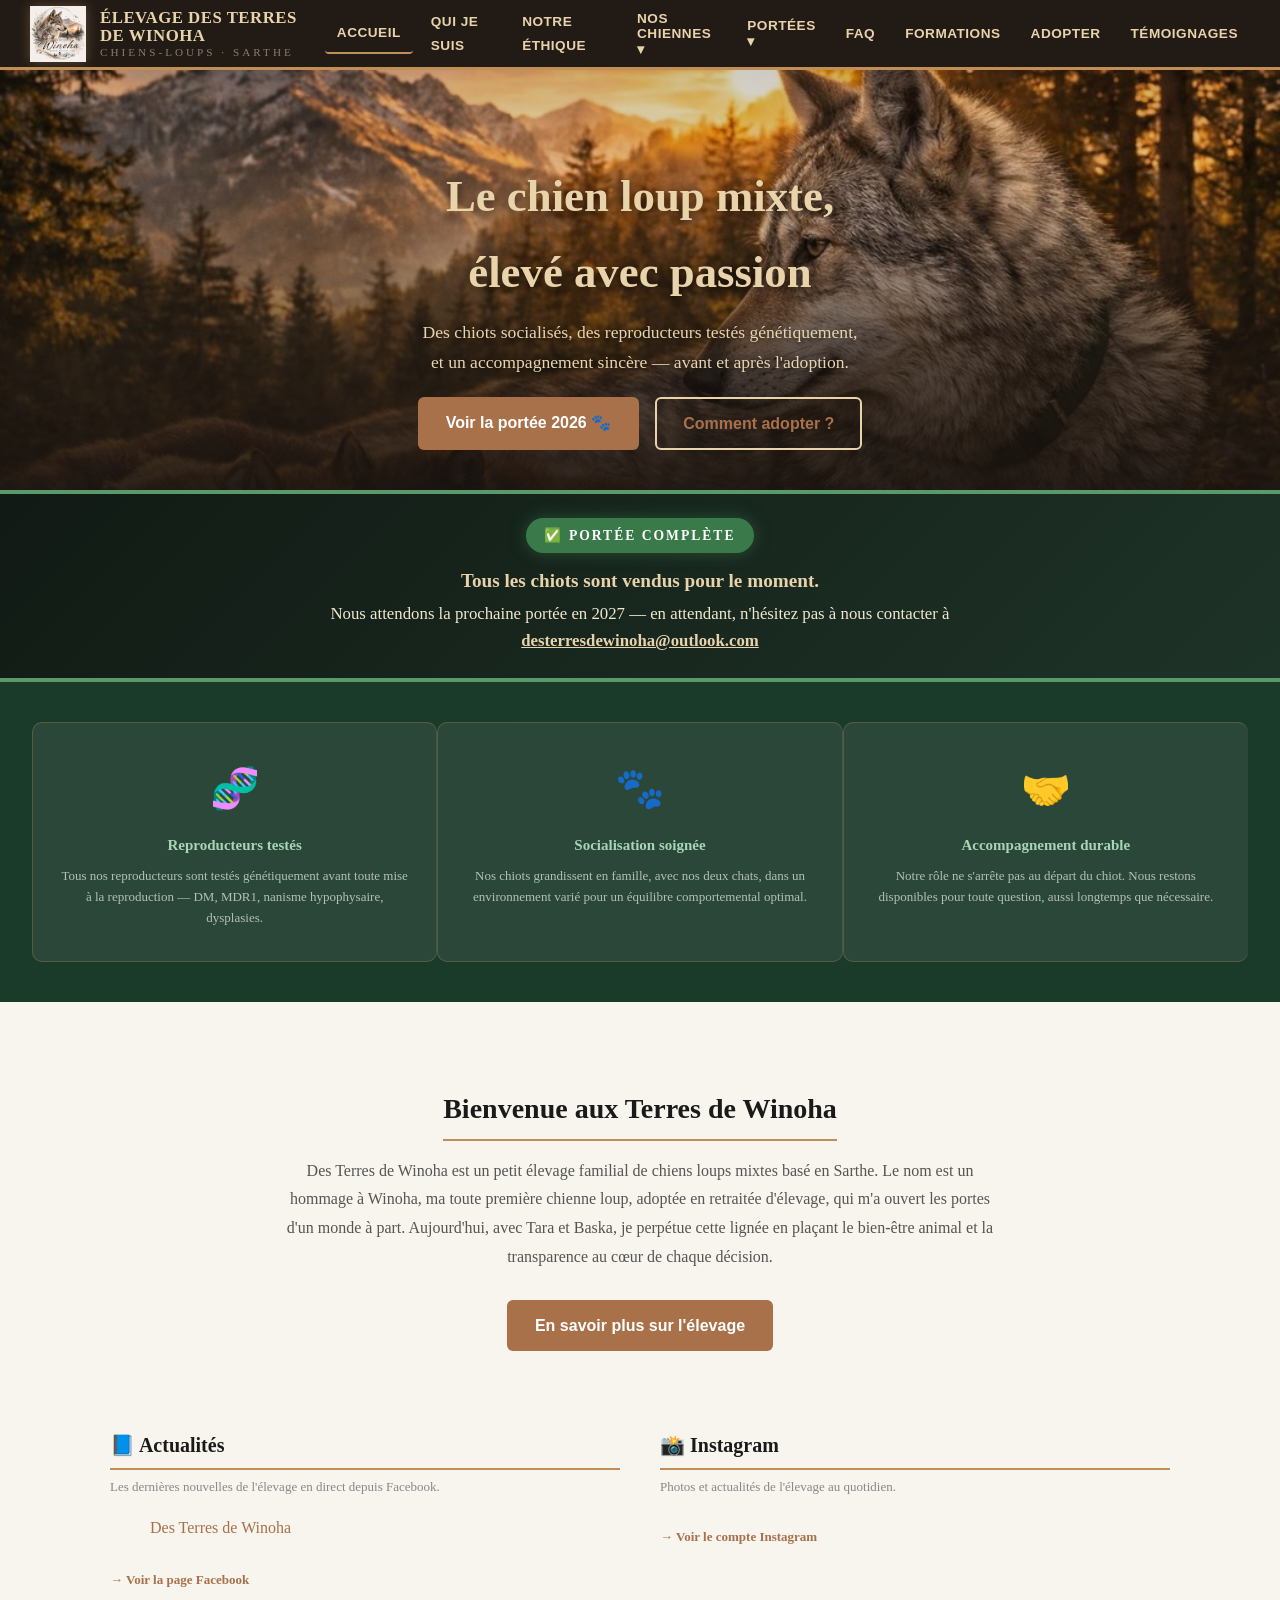
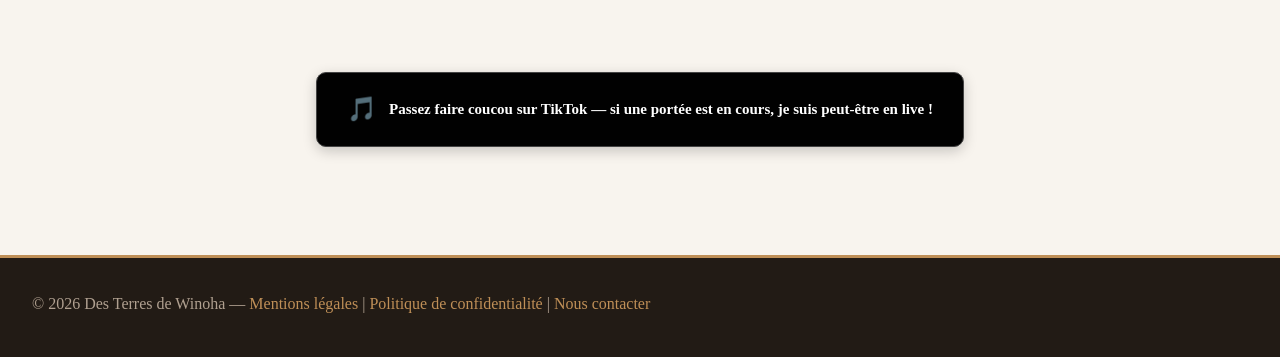
<file: index.html>
<!DOCTYPE html>
<html lang="fr">

<head>
<meta charset="UTF-8">
<meta name="viewport" content="width=device-width, initial-scale=1.0">
<title>Des Terres de Winoha — Chien loup mixte en Sarthe (72)</title>
<meta name="description" content="Des Terres de Winoha, spécialiste du chien loup mixte en Sarthe (72). Chiots socialisés, reproducteurs testés génétiquement, accompagnement avant et après adoption.">
<link rel="stylesheet" href="style.css?v=2">
<meta property="og:type" content="website">
<meta property="og:site_name" content="Des Terres de Winoha">
<meta property="og:title" content="Des Terres de Winoha — Élevage de Chien Loup (72)">
<meta property="og:description" content="Des Terres de Winoha, spécialiste du chien loup mixte en Sarthe (72). Chiots socialisés, reproducteurs testés génétiquement, accompagnement avant et après adoption.">
<meta property="og:image" content="https://www.desterresdewinoha.fr/photos/logo-des-terres-de-winoha.png">
<meta property="og:image:width" content="512">
<meta property="og:image:height" content="512">
<meta property="og:url" content="https://www.desterresdewinoha.fr/">
<meta name="twitter:card" content="summary">
<meta name="twitter:title" content="Des Terres de Winoha — Élevage de Chien Loup (72)">
<meta name="twitter:description" content="Des Terres de Winoha, spécialiste du chien loup mixte en Sarthe (72). Chiots socialisés, reproducteurs testés génétiquement, accompagnement avant et après adoption.">
<meta name="twitter:image" content="https://www.desterresdewinoha.fr/photos/logo-des-terres-de-winoha.png">
<link rel="canonical" href="https://www.desterresdewinoha.fr/">
<script src="Scripts/include.js?v=2" defer></script>
<script src="Scripts/burger.js?v=2" defer></script>
<script type="application/ld+json">
{
  "@context": "https://schema.org",
  "@type": "AnimalShelter",
  "name": "Des Terres de Winoha",
  "description": "Élevage de chien loup mixte en Sarthe (72). Chiots socialisés, reproducteurs testés génétiquement, accompagnement avant et après adoption.",
  "url": "https://www.desterresdewinoha.fr",
  "logo": "https://www.desterresdewinoha.fr/photos/logo-des-terres-de-winoha.png",
  "email": "desterresdewinoha@outlook.com",
  "address": {
    "@type": "PostalAddress",
    "streetAddress": "3 rue Ernestine Odic",
    "addressLocality": "Les Aulneaux",
    "postalCode": "72600",
    "addressRegion": "Sarthe",
    "addressCountry": "FR"
  },
  "sameAs": [
    "https://www.facebook.com/Desterresdewinoha",
    "https://www.instagram.com/desterresdewinoha/",
    "https://www.tiktok.com/@desterresdewinoha"
  ]
}
</script>
</head>

<body>

<div id="site-header"></div>

<!-- HERO BANNIÈRE -->
<div class="hero-banniere">
  <img loading="lazy" src="photos/banniere-wolfpack.jpg" alt="Des Terres de Winoha — chien loup et chiots au coucher de soleil">
  <div class="hero-banniere-overlay">
    <h1>Le chien loup mixte,<br>élevé avec passion</h1>
    <p>Des chiots socialisés, des reproducteurs testés génétiquement,<br>et un accompagnement sincère — avant et après l'adoption.</p>
    <div class="hero-boutons-wrapper">
      <a href="portee2026.html" class="btn-principal">Voir la portée 2026 🐾</a>
      <a href="comment-adopter.html" class="btn-secondaire btn-secondaire-or">Comment adopter ?</a>
    </div>
  </div>
</div>

<!-- 3 POINTS FORTS -->
<div class="alerte-dispo alerte-vendu">
  <div class="alerte-dispo-inner">
    <div class="alerte-badge alerte-badge-vendu">✅ PORTÉE COMPLÈTE</div>
    <div class="alerte-texte">
      <strong>Tous les chiots sont vendus pour le moment.</strong>
      Nous attendons la prochaine portée en 2027 — en attendant, n'hésitez pas à nous contacter à <a href="mailto:desterresdewinoha@outlook.com" class="alerte-lien-email">desterresdewinoha@outlook.com</a>
    </div>
  </div>
</div>

<div class="points-forts">
  <div class="point-fort">
    <div class="point-fort-icone">🧬</div>
    <h3>Reproducteurs testés</h3>
    <p>Tous nos reproducteurs sont testés génétiquement avant toute mise à la reproduction — DM, MDR1, nanisme hypophysaire, dysplasies.</p>
  </div>
  <div class="point-fort">
    <div class="point-fort-icone">🐾</div>
    <h3>Socialisation soignée</h3>
    <p>Nos chiots grandissent en famille, avec nos deux chats, dans un environnement varié pour un équilibre comportemental optimal.</p>
  </div>
  <div class="point-fort">
    <div class="point-fort-icone">🤝</div>
    <h3>Accompagnement durable</h3>
    <p>Notre rôle ne s'arrête pas au départ du chiot. Nous restons disponibles pour toute question, aussi longtemps que nécessaire.</p>
  </div>
</div>

<!-- PRÉSENTATION -->
<div class="section-presentation">
  <h2>Bienvenue aux Terres de Winoha</h2>
  <p>Des Terres de Winoha est un petit élevage familial de chiens loups mixtes basé en Sarthe. Le nom est un hommage à Winoha, ma toute première chienne loup, adoptée en retraitée d'élevage, qui m'a ouvert les portes d'un monde à part. Aujourd'hui, avec Tara et Baska, je perpétue cette lignée en plaçant le bien-être animal et la transparence au cœur de chaque décision.</p>
  <a href="qui-je-suis.html" class="btn-principal">En savoir plus sur l'élevage</a>
</div>

<!-- RÉSEAUX SOCIAUX -->
<div class="section-reseaux">

  <!-- FACEBOOK -->
  <div class="bloc-reseau">
    <h2>📘 Actualités</h2>
    <p class="reseau-sous-titre">Les dernières nouvelles de l'élevage en direct depuis Facebook.</p>

    <div id="fb-root"></div>
    <script async defer crossorigin="anonymous"
      src="https://connect.facebook.net/fr_FR/sdk.js#xfbml=1&version=v17.0" nonce="abc123">
    </script>
    <div class="fb-page"
         data-href="https://www.facebook.com/Desterresdewinoha"
         data-tabs="timeline"
         data-width="500"
         data-height="600"
         data-small-header="true"
         data-adapt-container-width="true"
         data-hide-cover="false"
         data-show-facepile="false">
      <blockquote cite="https://www.facebook.com/Desterresdewinoha" class="fb-xfbml-parse-ignore">
        <a href="https://www.facebook.com/Desterresdewinoha">Des Terres de Winoha</a>
      </blockquote>
    </div>

    <a href="https://www.facebook.com/Desterresdewinoha" target="_blank" rel="noopener" class="lien-reseau">→ Voir la page Facebook</a>
  </div>

  <!-- INSTAGRAM -->
  <div class="bloc-reseau">
    <h2>📸 Instagram</h2>
    <p class="reseau-sous-titre">Photos et actualités de l'élevage au quotidien.</p>
    <a href="https://www.instagram.com/desterresdewinoha/" target="_blank" rel="noopener" class="lien-reseau">→ Voir le compte Instagram</a>
  </div>

</div>

<!-- TIKTOK -->
<div class="tiktok-wrapper">
  <a href="https://www.tiktok.com/@desterresdewinoha" target="_blank" rel="noopener" class="btn-tiktok">
    <span class="tiktok-icon">🎵</span>
    <span>Passez faire coucou sur TikTok — si une portée est en cours, je suis peut-être en live !</span>
  </a>
</div>

<div id="site-footer"></div>

</body>
</html>
</file>
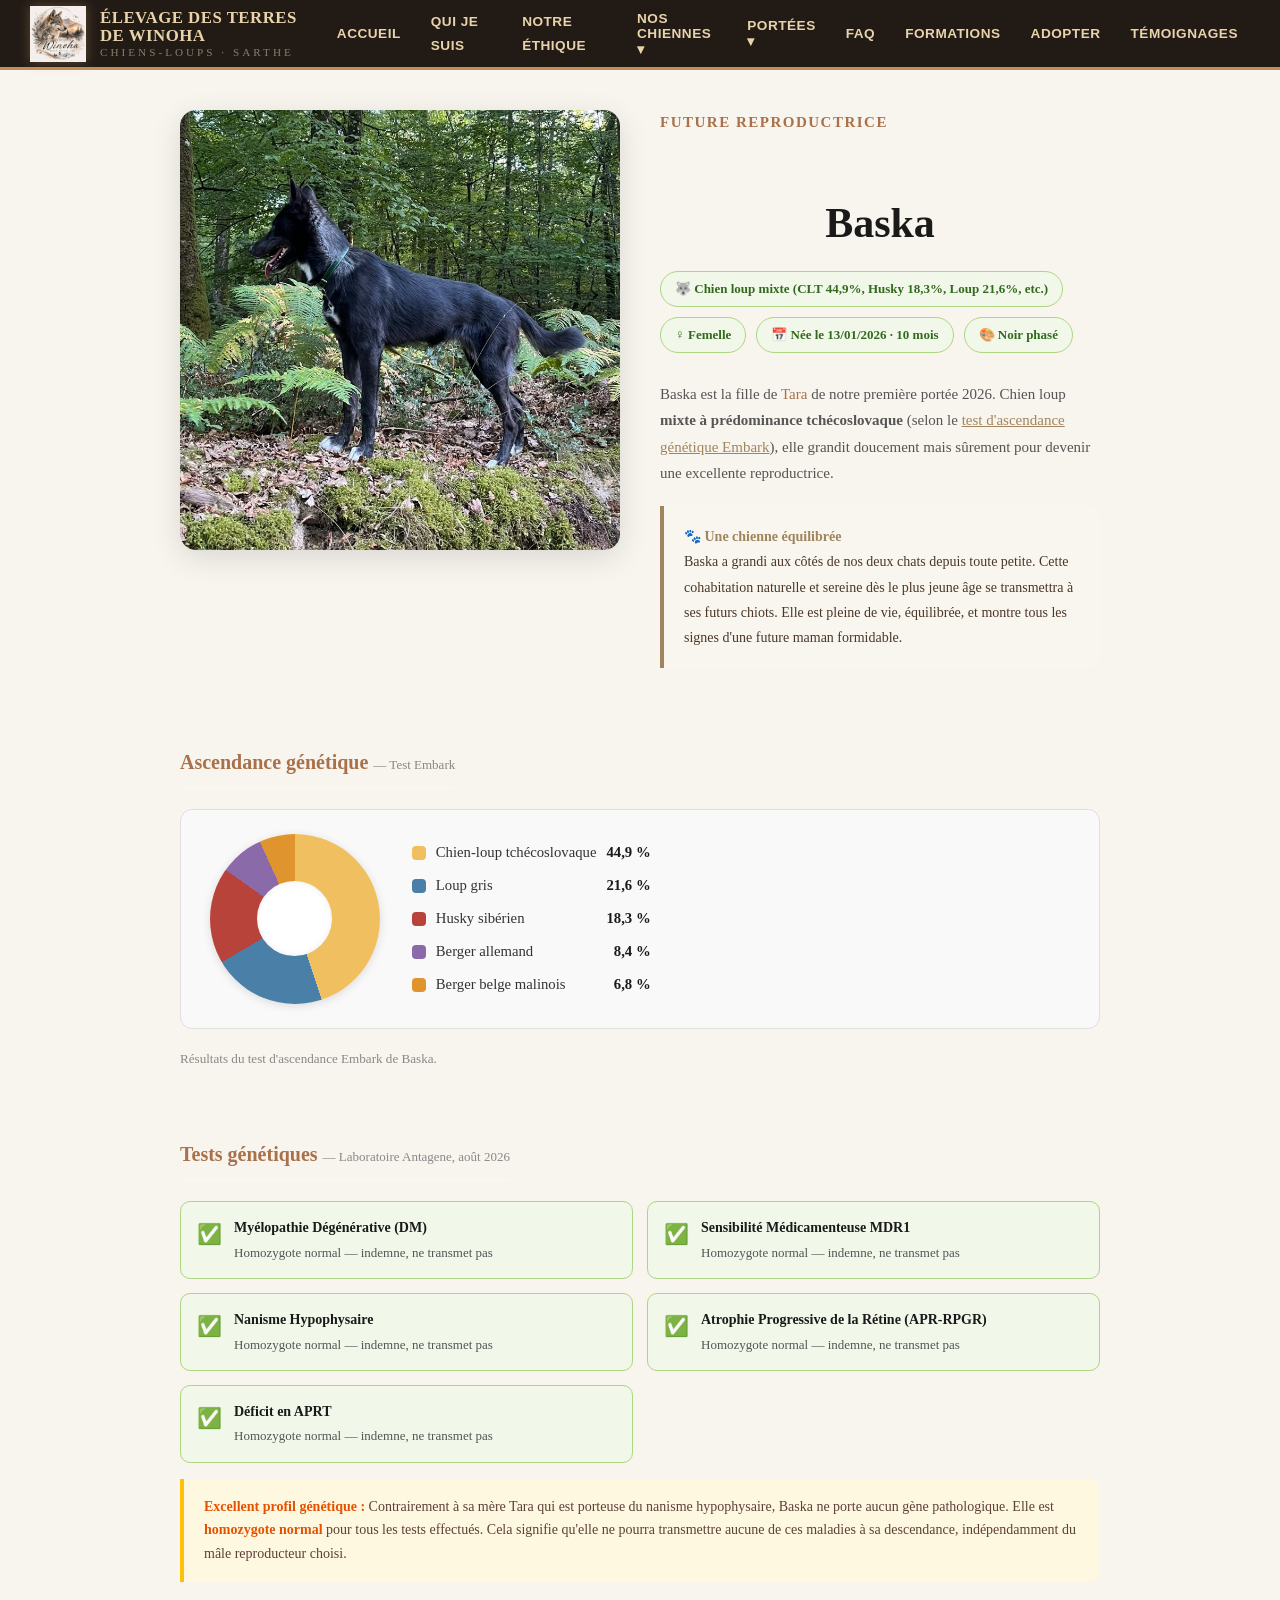
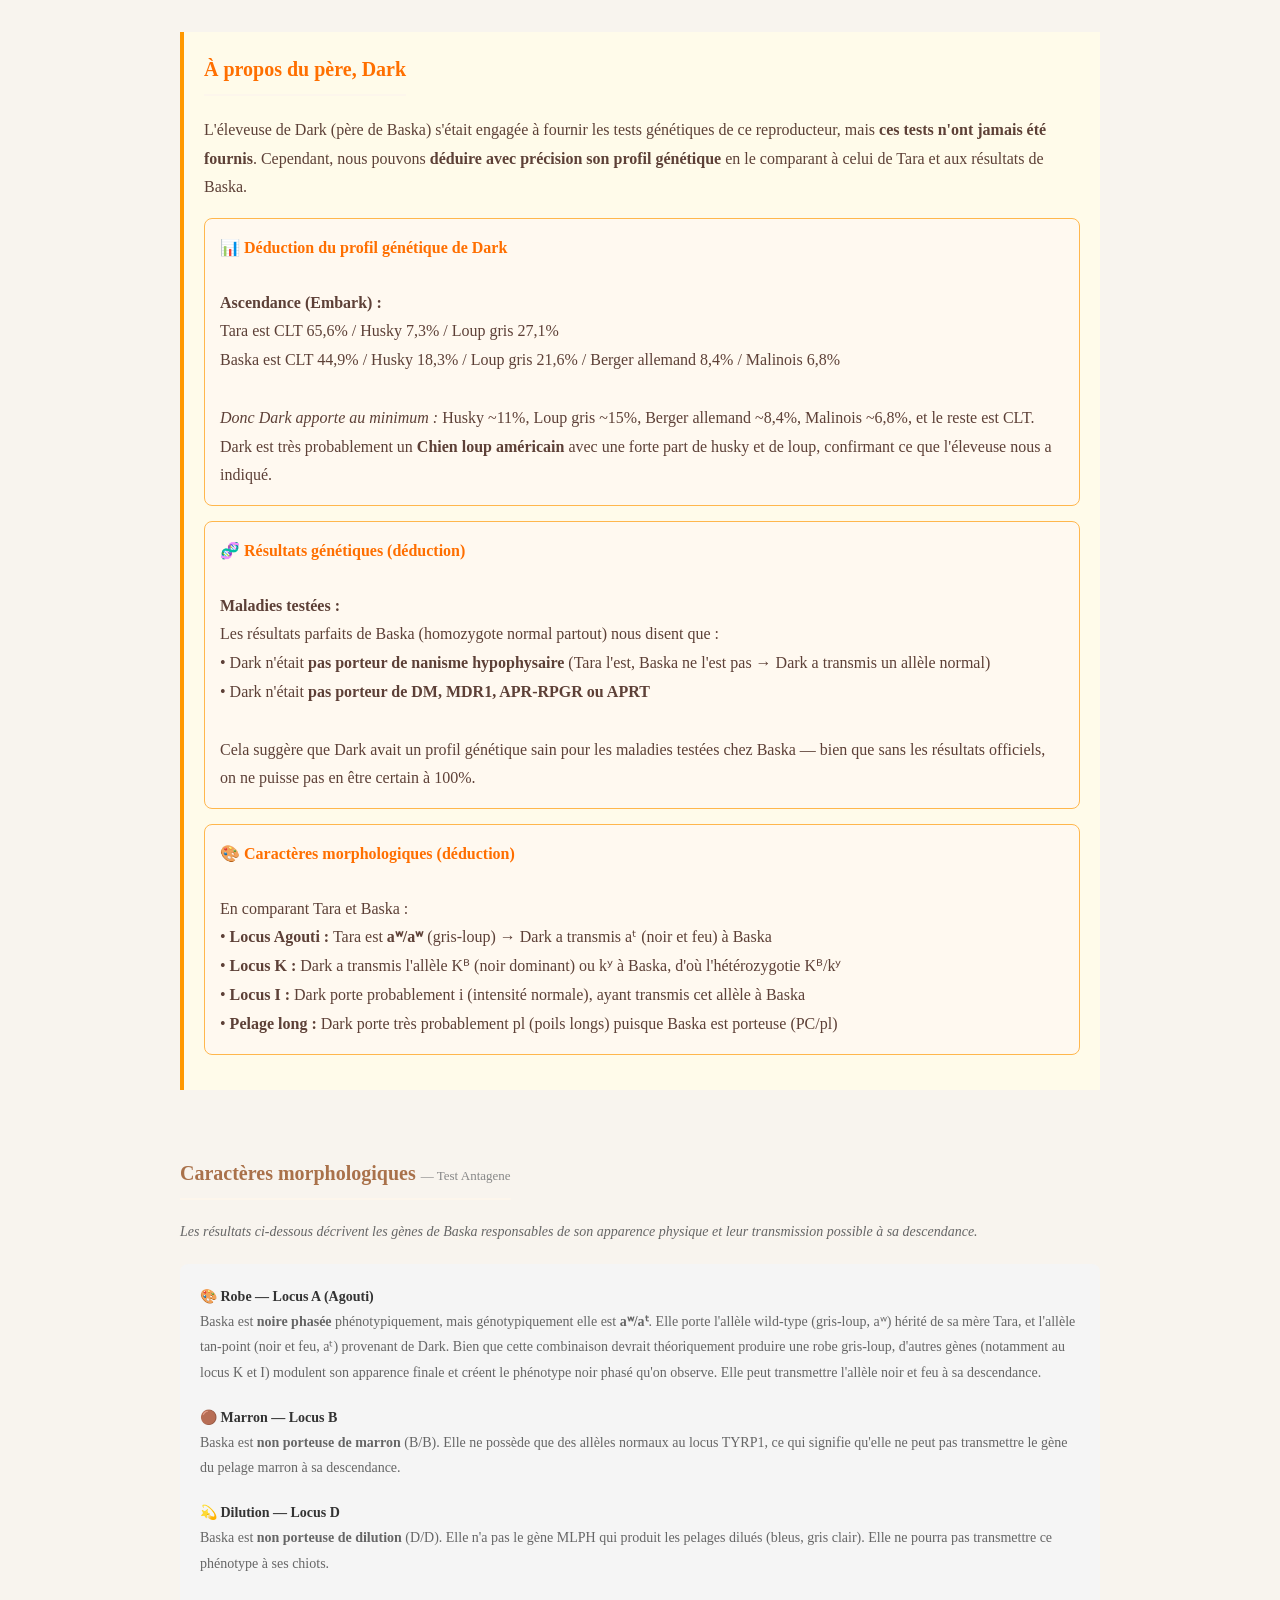
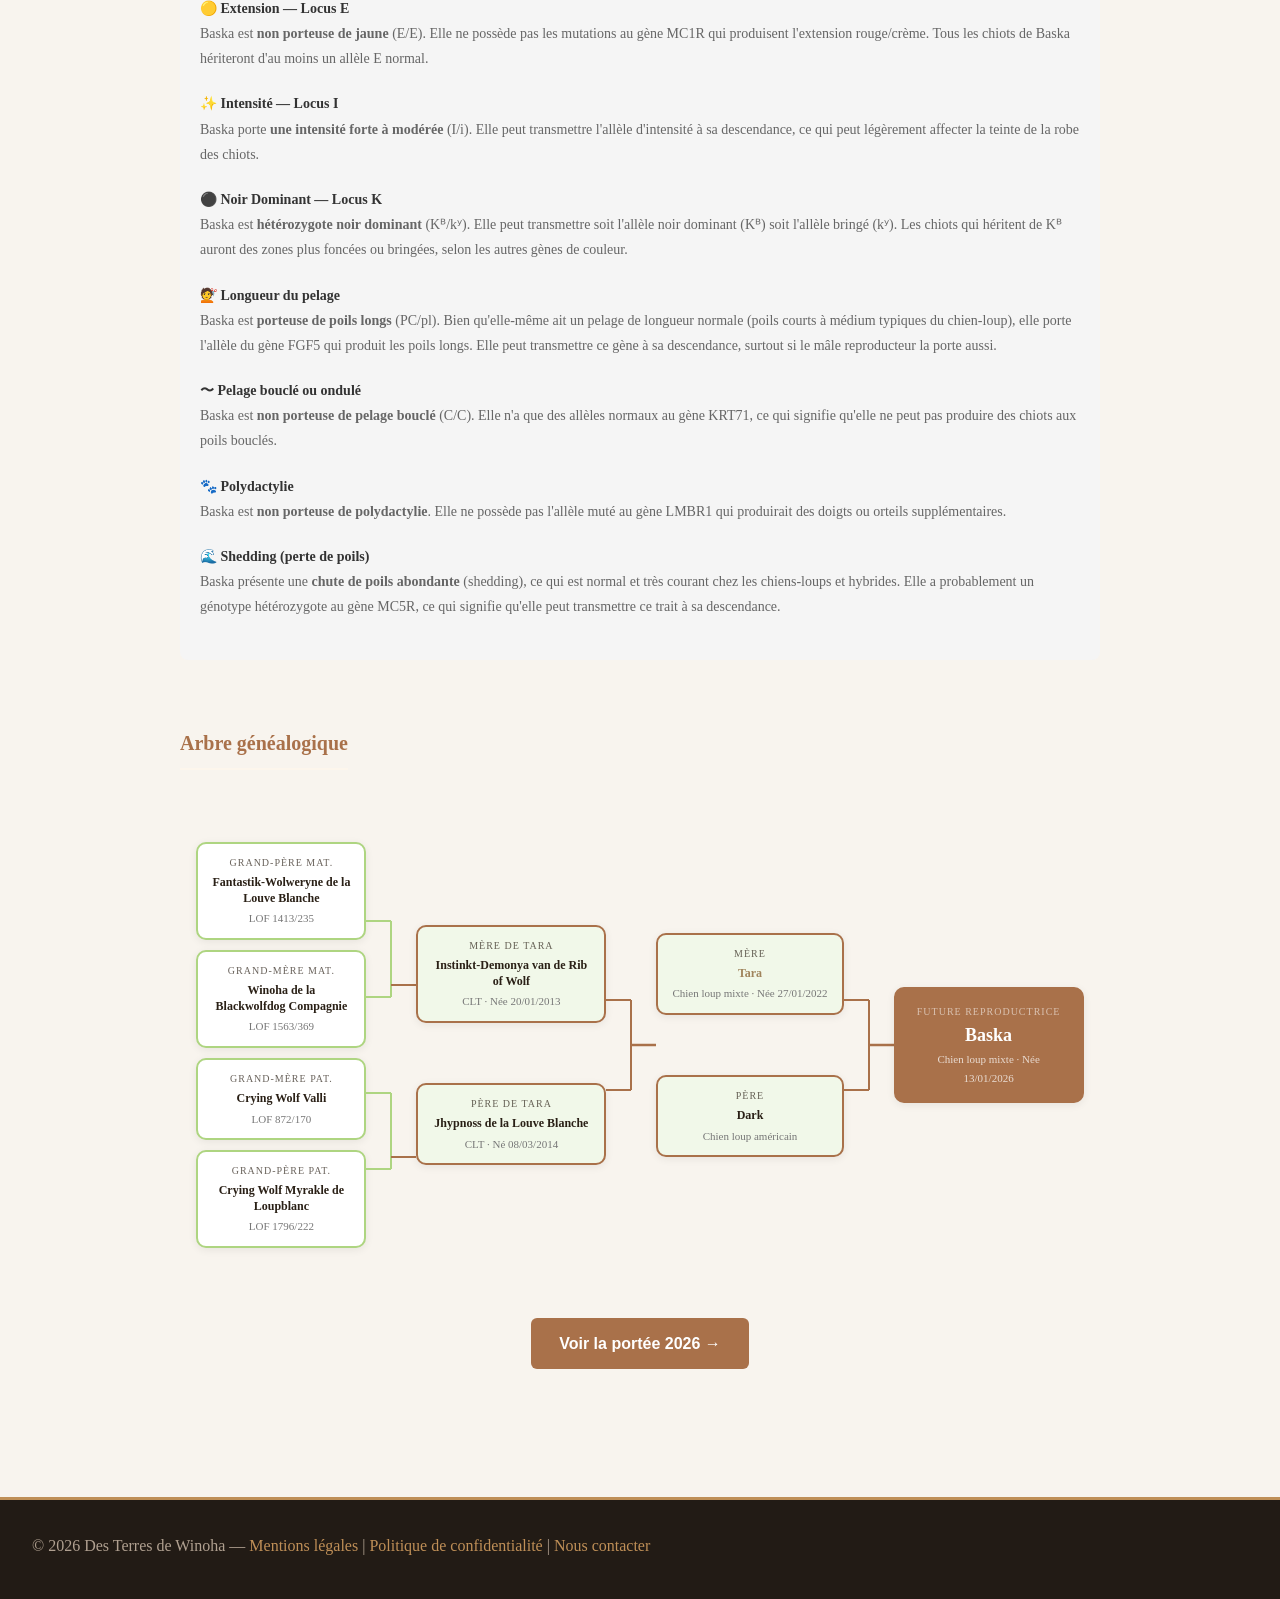
<file: Baska.html>
<!DOCTYPE html>
<html lang="fr">
<head>
<meta charset="UTF-8">
<meta name="viewport" content="width=device-width, initial-scale=1.0">
<title>Baska — Chien loup mixte future reproductrice | Des Terres de Winoha</title>
<meta name="description" content="Baska, chien loup mixte future reproductrice de l'élevage Des Terres de Winoha en Sarthe. Fille de Tara, tests génétiques Antagène complets, ascendance Embark (CLT 44,9%, Husky 18,3%, Loup gris 21,6%, Berger allemand 8,4%, Malinois 6,8%).">
<link rel="stylesheet" href="style.css?v=2">
<meta property="og:type" content="website">
<meta property="og:site_name" content="Des Terres de Winoha">
<meta property="og:title" content="Baska — Future reproductrice chien loup | Des Terres de Winoha">
<meta property="og:description" content="Baska, chien loup mixte future reproductrice de l'élevage Des Terres de Winoha en Sarthe. Tests génétiques Antagène et ascendance Embark complets.">
<meta property="og:image" content="https://www.desterresdewinoha.fr/photos/logo-des-terres-de-winoha.png">
<meta property="og:image:width" content="512">
<meta property="og:image:height" content="512">
<meta property="og:url" content="https://www.desterresdewinoha.fr/Baska.html">
<meta name="twitter:card" content="summary">
<meta name="twitter:title" content="Baska — Future reproductrice chien loup | Des Terres de Winoha">
<meta name="twitter:description" content="Baska, chien loup mixte future reproductrice de l'élevage Des Terres de Winoha en Sarthe. Tests génétiques Antagène et Embark complets.">
<meta name="twitter:image" content="https://www.desterresdewinoha.fr/photos/logo-des-terres-de-winoha.png">
<link rel="canonical" href="https://www.desterresdewinoha.fr/Baska.html">
<script src="Scripts/include.js?v=2" defer></script>
<script src="Scripts/burger.js?v=2" defer></script>
</head>
<body>

<div id="site-header"></div>

<div class="page-chien">

  <!-- HERO -->
  <div class="hero-portrait">
    <img src="photos/baska-portrait-wolfpack.jpg" alt="Baska, chien loup mixte de l'élevage Des Terres de Winoha">

    <div class="hero-infos">
      <p class="sous-titre">Future reproductrice</p>
      <h1>Baska</h1>
      <div class="badges-identite">
        <span class="badge">🐺 Chien loup mixte (CLT 44,9%, Husky 18,3%, Loup 21,6%, etc.)</span>
        <span class="badge">♀ Femelle</span>
        <span class="badge">📅 Née le 13/01/2026 · <span id="age-baska"></span></span>
        <span class="badge">🎨 Noir phasé</span>
      </div>
      <p style="color:#555; font-size:15px; line-height:1.75;">Baska est la fille de <a href="Tara.html">Tara</a> de notre première portée 2026. Chien loup <strong>mixte à prédominance tchécoslovaque</strong> (selon le <a href="#ascendance-embark" style="color:#a0845c; text-decoration:underline;">test d'ascendance génétique Embark</a>), elle grandit doucement mais sûrement pour devenir une excellente reproductrice.</p>

      <div style="margin-top:20px; padding:18px 20px; background:#f9f6f0; border-left:4px solid #a0845c; border-radius:0 10px 10px 0; font-size:14px; line-height:1.8; color:#4a3728;">
        <strong style="color:#a0845c;">🐾 Une chienne équilibrée</strong><br>
        Baska a grandi aux côtés de nos deux chats depuis toute petite. Cette cohabitation naturelle et sereine dès le plus jeune âge se transmettra à ses futurs chiots. Elle est pleine de vie, équilibrée, et montre tous les signes d'une future maman formidable.
      </div>
    </div>
  </div>

  <!-- ASCENDANCE GÉNÉTIQUE EMBARK -->
  <div class="section-fiche" id="ascendance-embark">
    <h2>Ascendance génétique <span style="font-size:13px; font-weight:400; color:#888;">— Test Embark</span></h2>

    <div class="bloc-genetique-ascendance">
      <div class="camembert-genetique" style="background: conic-gradient(
        var(--gene-clt) 0% 44.9%,
        var(--gene-loup) 44.9% 66.5%,
        var(--gene-husky) 66.5% 84.8%,
        var(--gene-berger) 84.8% 93.2%,
        var(--gene-malinois) 93.2% 100%
      );"></div>
      <ul class="legende-genetique">
        <li><span class="legende-pastille" style="background:var(--gene-clt);"></span> Chien-loup tchécoslovaque <span class="legende-pourcentage">44,9 %</span></li>
        <li><span class="legende-pastille" style="background:var(--gene-loup);"></span> Loup gris <span class="legende-pourcentage">21,6 %</span></li>
        <li><span class="legende-pastille" style="background:var(--gene-husky);"></span> Husky sibérien <span class="legende-pourcentage">18,3 %</span></li>
        <li><span class="legende-pastille" style="background:var(--gene-berger);"></span> Berger allemand <span class="legende-pourcentage">8,4 %</span></li>
        <li><span class="legende-pastille" style="background:var(--gene-malinois);"></span> Berger belge malinois <span class="legende-pourcentage">6,8 %</span></li>
      </ul>
    </div>
    <p class="mention-ascendance">Résultats du test d'ascendance Embark de Baska.</p>
  </div>

  <!-- TESTS GÉNÉTIQUES ANTAGÈNE -->
  <div class="section-fiche">
    <h2>Tests génétiques <span style="font-size:13px; font-weight:400; color:#888;">— Laboratoire Antagene, août 2026</span></h2>

    <div class="grille-tests">
      <div class="test-item ok">
        <div class="test-icone">✅</div>
        <div>
          <div class="test-nom">Myélopathie Dégénérative (DM)</div>
          <div class="test-resultat">Homozygote normal — indemne, ne transmet pas</div>
        </div>
      </div>
      <div class="test-item ok">
        <div class="test-icone">✅</div>
        <div>
          <div class="test-nom">Sensibilité Médicamenteuse MDR1</div>
          <div class="test-resultat">Homozygote normal — indemne, ne transmet pas</div>
        </div>
      </div>
      <div class="test-item ok">
        <div class="test-icone">✅</div>
        <div>
          <div class="test-nom">Nanisme Hypophysaire</div>
          <div class="test-resultat">Homozygote normal — indemne, ne transmet pas</div>
        </div>
      </div>
      <div class="test-item ok">
        <div class="test-icone">✅</div>
        <div>
          <div class="test-nom">Atrophie Progressive de la Rétine (APR-RPGR)</div>
          <div class="test-resultat">Homozygote normal — indemne, ne transmet pas</div>
        </div>
      </div>
      <div class="test-item ok">
        <div class="test-icone">✅</div>
        <div>
          <div class="test-nom">Déficit en APRT</div>
          <div class="test-resultat">Homozygote normal — indemne, ne transmet pas</div>
        </div>
      </div>
    </div>

    <div class="encart-nanisme">
      <strong>Excellent profil génétique :</strong> Contrairement à sa mère Tara qui est porteuse du nanisme hypophysaire, Baska ne porte aucun gène pathologique. Elle est <strong>homozygote normal</strong> pour tous les tests effectués. Cela signifie qu'elle ne pourra transmettre aucune de ces maladies à sa descendance, indépendamment du mâle reproducteur choisi.
    </div>
  </div>

  <!-- NOTE SUR LE PÈRE DARK -->
  <div class="section-fiche" style="background:#fffbea; border-left:4px solid #ff9800; padding:20px;">
    <h2 style="color:#ff6f00; margin-top:0;">À propos du père, Dark</h2>
    <p style="color:#5d4037; line-height:1.8;">
      L'éleveuse de Dark (père de Baska) s'était engagée à fournir les tests génétiques de ce reproducteur, mais <strong>ces tests n'ont jamais été fournis</strong>. Cependant, nous pouvons <strong>déduire avec précision son profil génétique</strong> en le comparant à celui de Tara et aux résultats de Baska.
    </p>
    
    <div style="background:#fff9f0; padding:15px; border-radius:8px; margin:15px 0; border:1px solid #ffb74d;">
      <strong style="color:#ff6f00;">📊 Déduction du profil génétique de Dark</strong><br><br>
      <span style="color:#5d4037; line-height:1.8;">
        <strong>Ascendance (Embark) :</strong><br>
        Tara est CLT 65,6% / Husky 7,3% / Loup gris 27,1%<br>
        Baska est CLT 44,9% / Husky 18,3% / Loup gris 21,6% / Berger allemand 8,4% / Malinois 6,8%<br>
        <br>
        <em>Donc Dark apporte au minimum :</em> Husky ~11%, Loup gris ~15%, Berger allemand ~8,4%, Malinois ~6,8%, et le reste est CLT. Dark est très probablement un <strong>Chien loup américain</strong> avec une forte part de husky et de loup, confirmant ce que l'éleveuse nous a indiqué.<br>
      </span>
    </div>

    <div style="background:#fff9f0; padding:15px; border-radius:8px; margin:15px 0; border:1px solid #ffb74d;">
      <strong style="color:#ff6f00;">🧬 Résultats génétiques (déduction)</strong><br><br>
      <span style="color:#5d4037; line-height:1.8;">
        <strong>Maladies testées :</strong><br>
        Les résultats parfaits de Baska (homozygote normal partout) nous disent que :<br>
        • Dark n'était <strong>pas porteur de nanisme hypophysaire</strong> (Tara l'est, Baska ne l'est pas → Dark a transmis un allèle normal)<br>
        • Dark n'était <strong>pas porteur de DM, MDR1, APR-RPGR ou APRT</strong><br>
        <br>
        Cela suggère que Dark avait un profil génétique sain pour les maladies testées chez Baska — bien que sans les résultats officiels, on ne puisse pas en être certain à 100%.
      </span>
    </div>

    <div style="background:#fff9f0; padding:15px; border-radius:8px; margin:15px 0; border:1px solid #ffb74d;">
      <strong style="color:#ff6f00;">🎨 Caractères morphologiques (déduction)</strong><br><br>
      <span style="color:#5d4037; line-height:1.8;">
        En comparant Tara et Baska :<br>
        • <strong>Locus Agouti :</strong> Tara est <strong>aʷ/aʷ</strong> (gris-loup) → Dark a transmis aᵗ (noir et feu) à Baska<br>
        • <strong>Locus K :</strong> Dark a transmis l'allèle Kᴮ (noir dominant) ou kʸ à Baska, d'où l'hétérozygotie Kᴮ/kʸ<br>
        • <strong>Locus I :</strong> Dark porte probablement i (intensité normale), ayant transmis cet allèle à Baska<br>
        • <strong>Pelage long :</strong> Dark porte très probablement pl (poils longs) puisque Baska est porteuse (PC/pl)
      </span>
    </div>
  </div>

  <!-- CARACTÈRES MORPHOLOGIQUES -->
  <div class="section-fiche">
    <h2>Caractères morphologiques <span style="font-size:13px; font-weight:400; color:#888;">— Test Antagene</span></h2>
    
    <p style="color:#666; font-size:14px; margin-bottom:20px; font-style:italic;">Les résultats ci-dessous décrivent les gènes de Baska responsables de son apparence physique et leur transmission possible à sa descendance.</p>

    <div style="background:#f5f5f5; padding:20px; border-radius:8px; font-size:14px; line-height:1.8; color:#333;">
      <div style="margin-bottom:20px;">
        <strong style="color:#333;">🎨 Robe — Locus A (Agouti)</strong><br>
        <span style="color:#666;">Baska est <strong>noire phasée</strong> phénotypiquement, mais génotypiquement elle est <strong>aʷ/aᵗ</strong>. Elle porte l'allèle wild-type (gris-loup, aʷ) hérité de sa mère Tara, et l'allèle tan-point (noir et feu, aᵗ) provenant de Dark. Bien que cette combinaison devrait théoriquement produire une robe gris-loup, d'autres gènes (notamment au locus K et I) modulent son apparence finale et créent le phénotype noir phasé qu'on observe. Elle peut transmettre l'allèle noir et feu à sa descendance.</span>
      </div>

      <div style="margin-bottom:20px;">
        <strong style="color:#333;">🟤 Marron — Locus B</strong><br>
        <span style="color:#666;">Baska est <strong>non porteuse de marron</strong> (B/B). Elle ne possède que des allèles normaux au locus TYRP1, ce qui signifie qu'elle ne peut pas transmettre le gène du pelage marron à sa descendance.</span>
      </div>

      <div style="margin-bottom:20px;">
        <strong style="color:#333;">💫 Dilution — Locus D</strong><br>
        <span style="color:#666;">Baska est <strong>non porteuse de dilution</strong> (D/D). Elle n'a pas le gène MLPH qui produit les pelages dilués (bleus, gris clair). Elle ne pourra pas transmettre ce phénotype à ses chiots.</span>
      </div>

      <div style="margin-bottom:20px;">
        <strong style="color:#333;">🟡 Extension — Locus E</strong><br>
        <span style="color:#666;">Baska est <strong>non porteuse de jaune</strong> (E/E). Elle ne possède pas les mutations au gène MC1R qui produisent l'extension rouge/crème. Tous les chiots de Baska hériteront d'au moins un allèle E normal.</span>
      </div>

      <div style="margin-bottom:20px;">
        <strong style="color:#333;">✨ Intensité — Locus I</strong><br>
        <span style="color:#666;">Baska porte <strong>une intensité forte à modérée</strong> (I/i). Elle peut transmettre l'allèle d'intensité à sa descendance, ce qui peut légèrement affecter la teinte de la robe des chiots.</span>
      </div>

      <div style="margin-bottom:20px;">
        <strong style="color:#333;">⚫ Noir Dominant — Locus K</strong><br>
        <span style="color:#666;">Baska est <strong>hétérozygote noir dominant</strong> (Kᴮ/kʸ). Elle peut transmettre soit l'allèle noir dominant (Kᴮ) soit l'allèle bringé (kʸ). Les chiots qui héritent de Kᴮ auront des zones plus foncées ou bringées, selon les autres gènes de couleur.</span>
      </div>

      <div style="margin-bottom:20px;">
        <strong style="color:#333;">💇 Longueur du pelage</strong><br>
        <span style="color:#666;">Baska est <strong>porteuse de poils longs</strong> (PC/pl). Bien qu'elle-même ait un pelage de longueur normale (poils courts à médium typiques du chien-loup), elle porte l'allèle du gène FGF5 qui produit les poils longs. Elle peut transmettre ce gène à sa descendance, surtout si le mâle reproducteur la porte aussi.</span>
      </div>

      <div style="margin-bottom:20px;">
        <strong style="color:#333;">〜 Pelage bouclé ou ondulé</strong><br>
        <span style="color:#666;">Baska est <strong>non porteuse de pelage bouclé</strong> (C/C). Elle n'a que des allèles normaux au gène KRT71, ce qui signifie qu'elle ne peut pas produire des chiots aux poils bouclés.</span>
      </div>

      <div style="margin-bottom:20px;">
        <strong style="color:#333;">🐾 Polydactylie</strong><br>
        <span style="color:#666;">Baska est <strong>non porteuse de polydactylie</strong>. Elle ne possède pas l'allèle muté au gène LMBR1 qui produirait des doigts ou orteils supplémentaires.</span>
      </div>

      <div style="margin-bottom:20px;">
        <strong style="color:#333;">🌊 Shedding (perte de poils)</strong><br>
        <span style="color:#666;">Baska présente une <strong>chute de poils abondante</strong> (shedding), ce qui est normal et très courant chez les chiens-loups et hybrides. Elle a probablement un génotype hétérozygote au gène MC5R, ce qui signifie qu'elle peut transmettre ce trait à sa descendance.</span>
      </div>
    </div>
  </div>

  <!-- ARBRE GÉNÉALOGIQUE -->
  <div class="section-fiche">
    <h2>Arbre généalogique</h2>
    <div class="arbre-genealogique">

      <div class="arbre">

        <!-- COL GRANDS-PARENTS MATERNELS (mère de la mère / père de la mère) -->
        <div class="arbre-col col-gparents">
          <!-- Grands-parents via Demonya -->
          <div class="noeud noeud-gparent">
            <div class="noeud-label">Grand-père mat.</div>
            <div class="noeud-nom">Fantastik-Wolweryne de la Louve Blanche</div>
            <div class="noeud-detail">LOF 1413/235</div>
          </div>
          <div class="noeud noeud-gparent">
            <div class="noeud-label">Grand-mère mat.</div>
            <div class="noeud-nom">Winoha de la Blackwolfdog Compagnie</div>
            <div class="noeud-detail">LOF 1563/369</div>
          </div>
          <!-- Grands-parents via Jhypnoss -->
          <div class="noeud noeud-gparent">
            <div class="noeud-label">Grand-mère pat.</div>
            <div class="noeud-nom">Crying Wolf Valli</div>
            <div class="noeud-detail">LOF 872/170</div>
          </div>
          <div class="noeud noeud-gparent">
            <div class="noeud-label">Grand-père pat.</div>
            <div class="noeud-nom">Crying Wolf Myrakle de Loupblanc</div>
            <div class="noeud-detail">LOF 1796/222</div>
          </div>
        </div>

        <!-- CONNECTEUR grands-parents → parents -->
        <svg class="connecteur" width="50" height="340" viewBox="0 0 50 340">
          <!-- Ligne grand-mère mat → mère -->
          <line x1="0" y1="46" x2="25" y2="46" stroke="#aed581" stroke-width="2"/>
          <line x1="25" y1="46" x2="25" y2="110" stroke="#aed581" stroke-width="2"/>
          <!-- Ligne grand-père mat → mère -->
          <line x1="0" y1="122" x2="25" y2="122" stroke="#aed581" stroke-width="2"/>
          <line x1="25" y1="122" x2="25" y2="110" stroke="#aed581" stroke-width="2"/>
          <!-- Ligne vers mère -->
          <line x1="25" y1="110" x2="50" y2="110" stroke="var(--orange)" stroke-width="2"/>

          <!-- Ligne grand-mère pat → père -->
          <line x1="0" y1="218" x2="25" y2="218" stroke="#aed581" stroke-width="2"/>
          <line x1="25" y1="218" x2="25" y2="282" stroke="#aed581" stroke-width="2"/>
          <!-- Ligne grand-père pat → père -->
          <line x1="0" y1="294" x2="25" y2="294" stroke="#aed581" stroke-width="2"/>
          <line x1="25" y1="294" x2="25" y2="282" stroke="#aed581" stroke-width="2"/>
          <!-- Ligne vers père -->
          <line x1="25" y1="282" x2="50" y2="282" stroke="var(--orange)" stroke-width="2"/>
        </svg>

        <!-- COL PARENTS DE TARA -->
        <div class="arbre-col col-parents">
          <div class="noeud noeud-parent">
            <div class="noeud-label">Mère de Tara</div>
            <div class="noeud-nom">Instinkt-Demonya van de Rib of Wolf</div>
            <div class="noeud-detail">CLT · Née 20/01/2013</div>
          </div>
          <div class="noeud noeud-parent">
            <div class="noeud-label">Père de Tara</div>
            <div class="noeud-nom">Jhypnoss de la Louve Blanche</div>
            <div class="noeud-detail">CLT · Né 08/03/2014</div>
          </div>
        </div>

        <!-- CONNECTEUR parents Tara → Tara -->
        <svg class="connecteur" width="50" height="200" viewBox="0 0 50 200">
          <line x1="0" y1="55" x2="25" y2="55" stroke="var(--orange)" stroke-width="2"/>
          <line x1="25" y1="55" x2="25" y2="100" stroke="var(--orange)" stroke-width="2"/>
          <line x1="0" y1="145" x2="25" y2="145" stroke="var(--orange)" stroke-width="2"/>
          <line x1="25" y1="145" x2="25" y2="100" stroke="var(--orange)" stroke-width="2"/>
          <line x1="25" y1="100" x2="50" y2="100" stroke="var(--orange)" stroke-width="2.5"/>
        </svg>

        <!-- COL TARA ET DARK -->
        <div class="arbre-col col-parents">
          <div class="noeud noeud-parent">
            <div class="noeud-label">Mère</div>
            <div class="noeud-nom"><a href="Tara.html" style="color:#a0845c; text-decoration:none;">Tara</a></div>
            <div class="noeud-detail">Chien loup mixte · Née 27/01/2022</div>
          </div>
          <div class="noeud noeud-parent">
            <div class="noeud-label">Père</div>
            <div class="noeud-nom">Dark</div>
            <div class="noeud-detail">Chien loup américain</div>
          </div>
        </div>

        <!-- CONNECTEUR parents Baska → Baska -->
        <svg class="connecteur" width="50" height="200" viewBox="0 0 50 200">
          <line x1="0" y1="55" x2="25" y2="55" stroke="var(--orange)" stroke-width="2"/>
          <line x1="25" y1="55" x2="25" y2="100" stroke="var(--orange)" stroke-width="2"/>
          <line x1="0" y1="145" x2="25" y2="145" stroke="var(--orange)" stroke-width="2"/>
          <line x1="25" y1="145" x2="25" y2="100" stroke="var(--orange)" stroke-width="2"/>
          <line x1="25" y1="100" x2="50" y2="100" stroke="var(--orange)" stroke-width="2.5"/>
        </svg>

        <!-- COL BASKA -->
        <div class="arbre-col col-tara">
          <div class="noeud noeud-tara">
            <div class="noeud-label">Future reproductrice</div>
            <div class="noeud-nom">Baska</div>
            <div class="noeud-detail">Chien loup mixte · Née 13/01/2026</div>
          </div>
        </div>

      </div>
    </div>
  </div>

  <!-- CTA -->
  <div style="text-align:center; margin-top:20px;">
    <a href="portee2026.html" class="btn-principal">Voir la portée 2026 →</a>
  </div>

</div>


<script>
// Calcule un âge lisible (ans/mois) à partir d'une date de naissance
function calculerAgeLisible(dateNaissanceISO) {
  var naissance = new Date(dateNaissanceISO);
  var maintenant = new Date();
  var annees = maintenant.getFullYear() - naissance.getFullYear();
  var mois = maintenant.getMonth() - naissance.getMonth();
  if (maintenant.getDate() < naissance.getDate()) mois--;
  if (mois < 0) { annees--; mois += 12; }
  if (annees <= 0) return mois + ' mois';
  if (mois === 0) return annees + ' an' + (annees > 1 ? 's' : '');
  return annees + ' an' + (annees > 1 ? 's' : '') + ' et ' + mois + ' mois';
}
document.addEventListener('DOMContentLoaded', function () {
  var elAge = document.getElementById('age-baska');
  if (elAge) elAge.textContent = calculerAgeLisible('2026-01-13');
});
</script>

<div id="site-footer"></div>

</body>
</html>
</file>
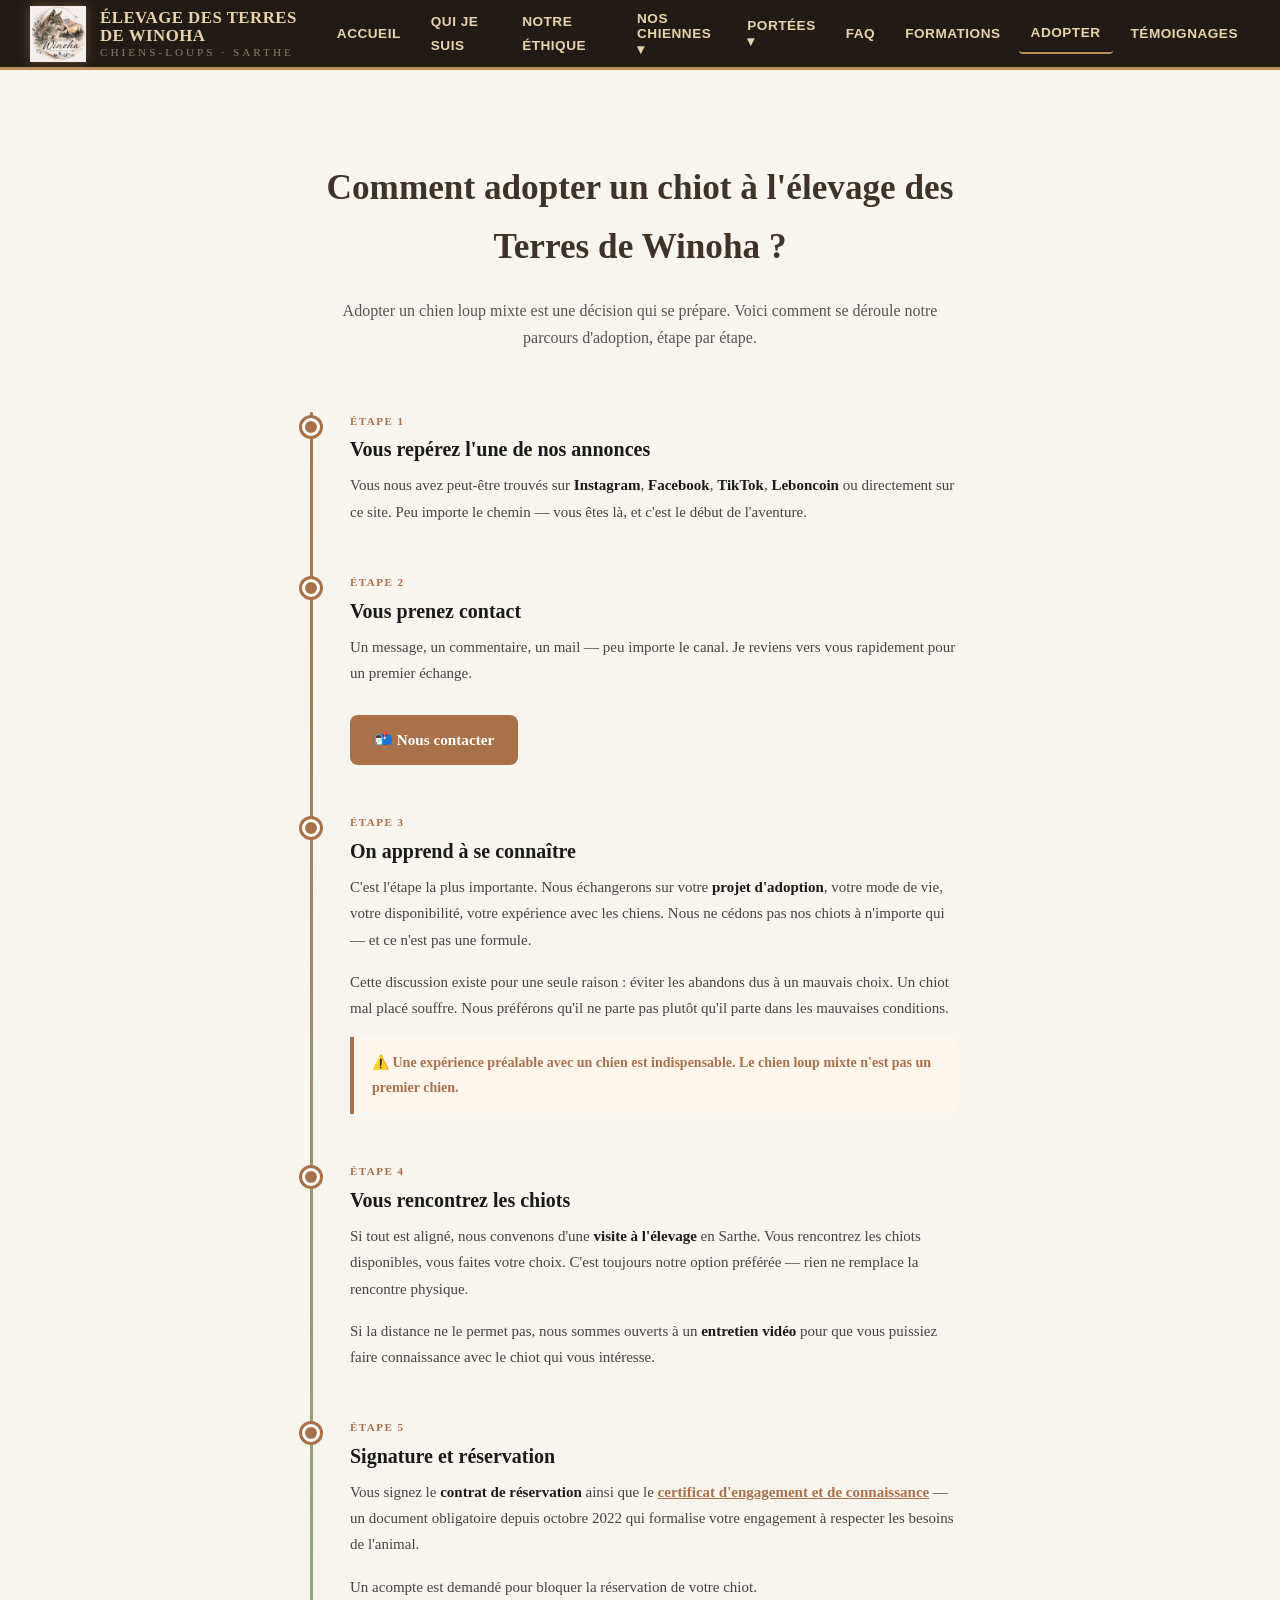
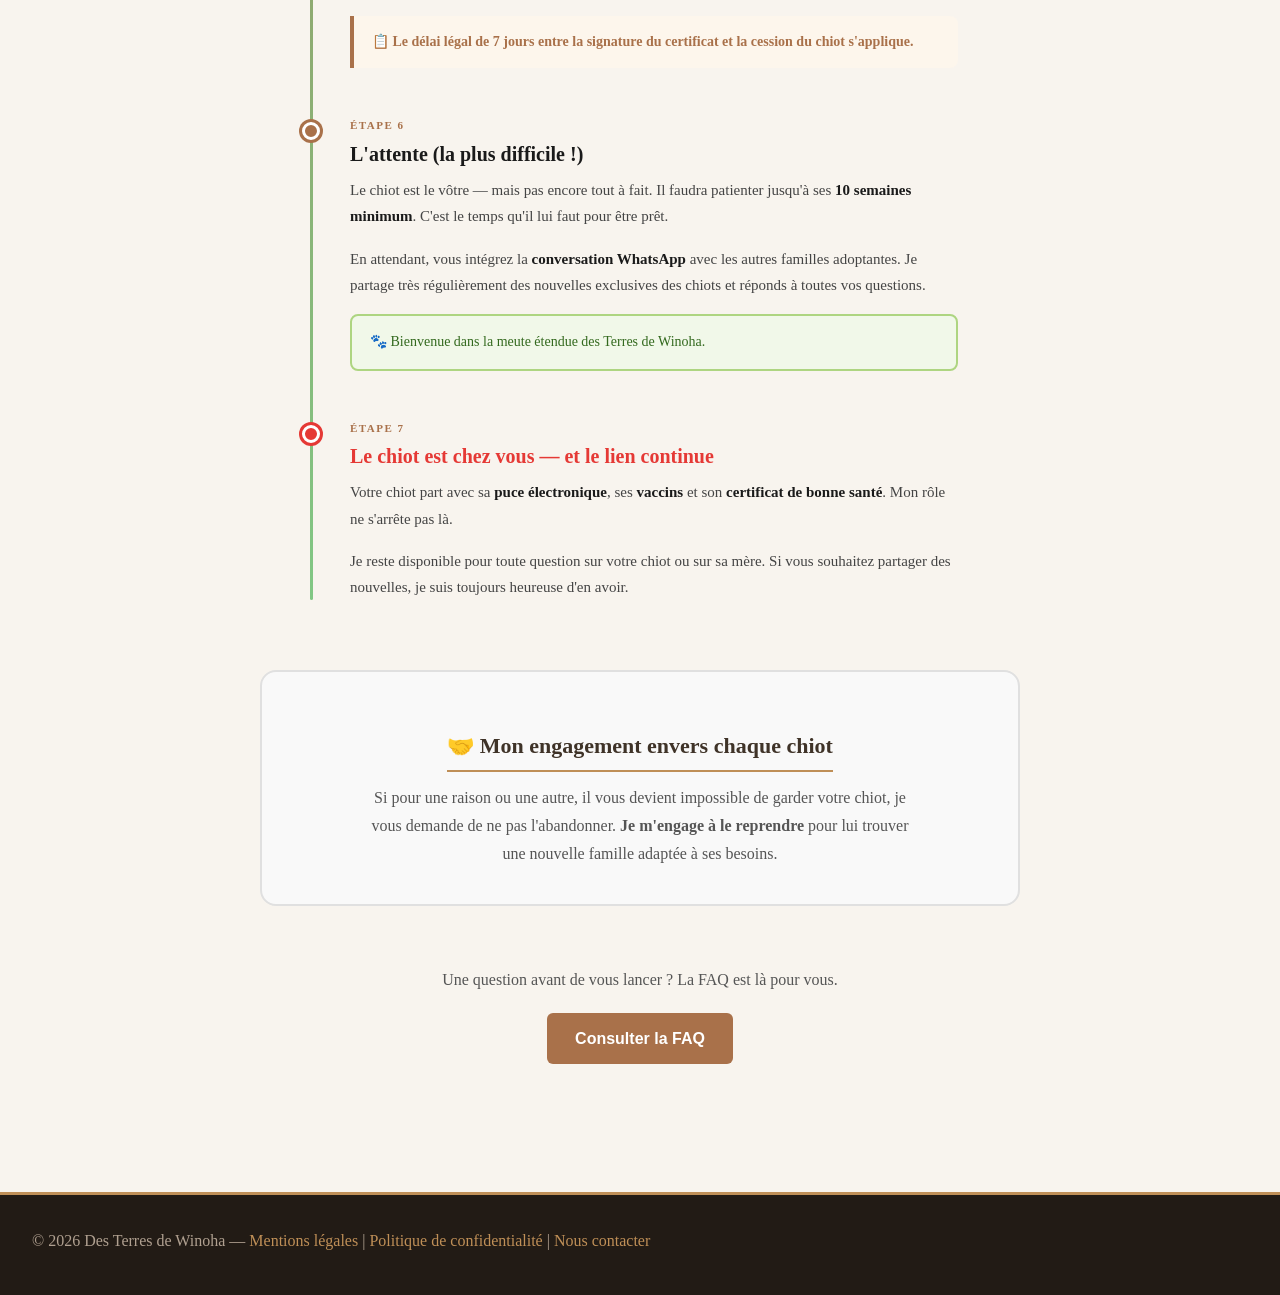
<file: comment-adopter.html>
<!DOCTYPE html>
<html lang="fr">

<head>
<meta charset="UTF-8">
<meta name="viewport" content="width=device-width, initial-scale=1.0">
<title>Comment adopter un chiot chien loup | Des Terres de Winoha</title>
<meta name="description" content="Découvrez le parcours d'adoption de l'élevage Des Terres de Winoha : de la prise de contact jusqu'à l'accueil de votre chiot chien loup mixte en Sarthe.">
<link rel="stylesheet" href="style.css?v=2">
<meta property="og:type" content="website">
<meta property="og:site_name" content="Des Terres de Winoha">
<meta property="og:title" content="Comment adopter un chiot chien loup | Des Terres de Winoha">
<meta property="og:description" content="Découvrez le parcours d'adoption de l'élevage Des Terres de Winoha : de la prise de contact jusqu'à l'accueil de votre chiot chien loup mixte en Sarthe.">
<meta property="og:image" content="https://www.desterresdewinoha.fr/photos/logo-des-terres-de-winoha.png">
<meta property="og:image:width" content="512">
<meta property="og:image:height" content="512">
<meta property="og:url" content="https://www.desterresdewinoha.fr/comment-adopter.html">
<meta name="twitter:card" content="summary">
<meta name="twitter:title" content="Comment adopter un chiot chien loup | Des Terres de Winoha">
<meta name="twitter:description" content="Découvrez le parcours d'adoption de l'élevage Des Terres de Winoha : de la prise de contact jusqu'à l'accueil de votre chiot chien loup mixte en Sarthe.">
<meta name="twitter:image" content="https://www.desterresdewinoha.fr/photos/logo-des-terres-de-winoha.png">
<link rel="canonical" href="https://www.desterresdewinoha.fr/comment-adopter.html">
<script src="Scripts/include.js?v=2" defer></script>
<script src="Scripts/burger.js?v=2" defer></script>
</head>

<body>

<div id="site-header"></div>

<div class="page-adoption">

  <h1>Comment adopter un chiot à l'élevage des Terres de Winoha ?</h1>
  <p class="intro-adoption">Adopter un chien loup mixte est une décision qui se prépare. Voici comment se déroule notre parcours d'adoption, étape par étape.</p>

  <div class="timeline">

    <div class="etape">
      <div class="etape-numero">Étape 1</div>
      <div class="etape-titre">Vous repérez l'une de nos annonces</div>
      <div class="etape-contenu">
        <p>Vous nous avez peut-être trouvés sur <strong>Instagram</strong>, <strong>Facebook</strong>, <strong>TikTok</strong>, <strong>Leboncoin</strong> ou directement sur ce site. Peu importe le chemin — vous êtes là, et c'est le début de l'aventure.</p>
      </div>
    </div>

    <div class="etape">
      <div class="etape-numero">Étape 2</div>
      <div class="etape-titre">Vous prenez contact</div>
      <div class="etape-contenu">
        <p>Un message, un commentaire, un mail — peu importe le canal. Je reviens vers vous rapidement pour un premier échange.</p>
        <a href="contact.html" class="btn-contact" style="display:inline-block;margin-top:0.8rem;">📬 Nous contacter</a>
      </div>
    </div>

    <div class="etape">
      <div class="etape-numero">Étape 3</div>
      <div class="etape-titre">On apprend à se connaître</div>
      <div class="etape-contenu">
        <p>C'est l'étape la plus importante. Nous échangerons sur votre <strong>projet d'adoption</strong>, votre mode de vie, votre disponibilité, votre expérience avec les chiens. Nous ne cédons pas nos chiots à n'importe qui — et ce n'est pas une formule.</p>
        <p>Cette discussion existe pour une seule raison : éviter les abandons dus à un mauvais choix. Un chiot mal placé souffre. Nous préférons qu'il ne parte pas plutôt qu'il parte dans les mauvaises conditions.</p>
        <div class="encart-info">⚠️ Une expérience préalable avec un chien est indispensable. Le chien loup mixte n'est pas un premier chien.</div>
      </div>
    </div>

    <div class="etape">
      <div class="etape-numero">Étape 4</div>
      <div class="etape-titre">Vous rencontrez les chiots</div>
      <div class="etape-contenu">
        <p>Si tout est aligné, nous convenons d'une <strong>visite à l'élevage</strong> en Sarthe. Vous rencontrez les chiots disponibles, vous faites votre choix. C'est toujours notre option préférée — rien ne remplace la rencontre physique.</p>
        <p>Si la distance ne le permet pas, nous sommes ouverts à un <strong>entretien vidéo</strong> pour que vous puissiez faire connaissance avec le chiot qui vous intéresse.</p>
      </div>
    </div>

    <div class="etape">
      <div class="etape-numero">Étape 5</div>
      <div class="etape-titre">Signature et réservation</div>
      <div class="etape-contenu">
        <p>Vous signez le <strong>contrat de réservation</strong> ainsi que le <a href="https://agriculture.gouv.fr/animaux-de-compagnie-equides-tout-savoir-sur-le-certificat-dengagement-et-de-connaissance" target="_blank" rel="noopener">certificat d'engagement et de connaissance</a> — un document obligatoire depuis octobre 2022 qui formalise votre engagement à respecter les besoins de l'animal.</p>
        <p>Un acompte est demandé pour bloquer la réservation de votre chiot.</p>
        <div class="encart-info">📋 Le délai légal de 7 jours entre la signature du certificat et la cession du chiot s'applique.</div>
      </div>
    </div>

    <div class="etape">
      <div class="etape-numero">Étape 6</div>
      <div class="etape-titre">L'attente (la plus difficile !)</div>
      <div class="etape-contenu">
        <p>Le chiot est le vôtre — mais pas encore tout à fait. Il faudra patienter jusqu'à ses <strong>10 semaines minimum</strong>. C'est le temps qu'il lui faut pour être prêt.</p>
        <p>En attendant, vous intégrez la <strong>conversation WhatsApp</strong> avec les autres familles adoptantes. Je partage très régulièrement des nouvelles exclusives des chiots et réponds à toutes vos questions.</p>
        <div class="encart-whatsapp">🐾 Bienvenue dans la meute étendue des Terres de Winoha.</div>
      </div>
    </div>

    <div class="etape etape-finale">
      <div class="etape-numero">Étape 7</div>
      <div class="etape-titre">Le chiot est chez vous — et le lien continue</div>
      <div class="etape-contenu">
        <p>Votre chiot part avec sa <strong>puce électronique</strong>, ses <strong>vaccins</strong> et son <strong>certificat de bonne santé</strong>. Mon rôle ne s'arrête pas là.</p>
        <p>Je reste disponible pour toute question sur votre chiot ou sur sa mère. Si vous souhaitez partager des nouvelles, je suis toujours heureuse d'en avoir.</p>
      </div>
    </div>

  </div>

  <!-- Engagement reprise -->
  <div class="section-engagement">
    <h2>🤝 Mon engagement envers chaque chiot</h2>
    <p>Si pour une raison ou une autre, il vous devient impossible de garder votre chiot, je vous demande de ne pas l'abandonner. <strong>Je m'engage à le reprendre</strong> pour lui trouver une nouvelle famille adaptée à ses besoins.</p>
  </div>

  <!-- CTA -->
  <div class="cta-adoption">
    <p>Une question avant de vous lancer ? La FAQ est là pour vous.</p>
    <a href="faq.html" class="btn-principal">Consulter la FAQ</a>
  </div>

</div>


<div id="site-footer"></div>

</body>
</html>
</file>
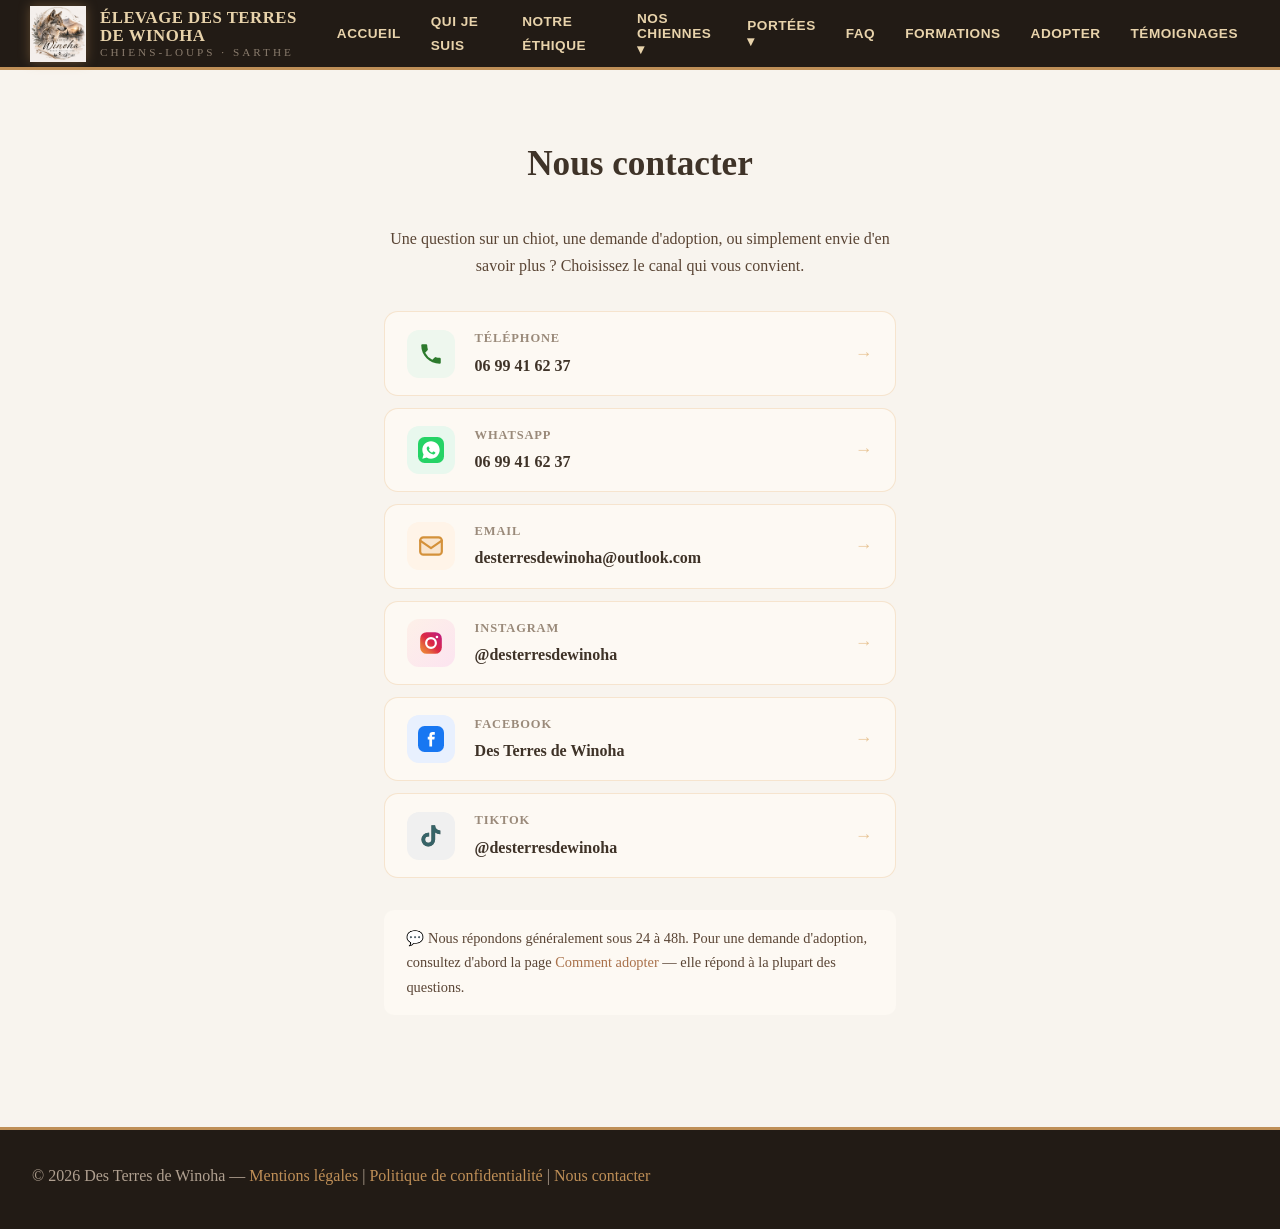
<file: contact.html>
<!DOCTYPE html>
<html lang="fr">
<head>
<meta charset="UTF-8">
<meta name="viewport" content="width=device-width, initial-scale=1.0">
<title>Nous contacter — Des Terres de Winoha</title>
<meta name="description" content="Contactez l'élevage Des Terres de Winoha par email, téléphone, Facebook, Instagram ou TikTok. Nous répondons à toutes vos questions sur le chien loup mixte en Sarthe.">
<link rel="stylesheet" href="style.css?v=2">
<meta property="og:type" content="website">
<meta property="og:site_name" content="Des Terres de Winoha">
<meta property="og:title" content="Nous contacter — Des Terres de Winoha">
<meta property="og:description" content="Contactez l'élevage Des Terres de Winoha par email, téléphone, Facebook, Instagram ou TikTok.">
<meta property="og:image" content="https://www.desterresdewinoha.fr/photos/logo-des-terres-de-winoha.png">
<meta property="og:url" content="https://www.desterresdewinoha.fr/contact.html">
<link rel="canonical" href="https://www.desterresdewinoha.fr/contact.html">
<script src="Scripts/include.js?v=2" defer></script>
<script src="Scripts/burger.js?v=2" defer></script>
<style>
.contact-page {
  max-width: 560px;
  margin: 0 auto;
  padding: 1rem 1.5rem 4rem;
}
.contact-intro {
  text-align: center;
  color: #5a4535;
  font-size: 1rem;
  margin-bottom: 2rem;
  line-height: 1.7;
}
.contact-list {
  display: flex;
  flex-direction: column;
  gap: 0.75rem;
  margin-bottom: 2rem;
}
.contact-card {
  display: flex;
  align-items: center;
  gap: 1.2rem;
  background: var(--fond-card);
  border: 1px solid rgba(212,145,58,0.2);
  border-radius: 14px;
  padding: 1rem 1.4rem;
  text-decoration: none;
  transition: transform 0.18s, box-shadow 0.18s, border-color 0.18s;
}
.contact-card:hover {
  transform: translateX(5px);
  box-shadow: 0 4px 20px rgba(0,0,0,0.08);
  border-color: rgba(212,145,58,0.5);
  text-decoration: none;
}
.contact-card-icon {
  width: 48px;
  height: 48px;
  border-radius: 12px;
  display: flex;
  align-items: center;
  justify-content: center;
  flex-shrink: 0;
}
.contact-card-text {
  display: flex;
  flex-direction: column;
}
.contact-card-label {
  font-size: 0.78rem;
  font-weight: 700;
  text-transform: uppercase;
  letter-spacing: 0.07em;
  color: #9a8a7a;
  margin-bottom: 2px;
}
.contact-card-value {
  font-size: 1rem;
  font-weight: 600;
  color: var(--brun-loup);
}
.contact-card-arrow {
  margin-left: auto;
  color: rgba(212,145,58,0.5);
  font-size: 1.1rem;
  transition: color 0.18s, transform 0.18s;
}
.contact-card:hover .contact-card-arrow {
  color: var(--or);
  transform: translateX(3px);
}
.contact-note {
  background: var(--fond-clair);
  border-radius: 10px;
  padding: 1rem 1.4rem;
  font-size: 0.9rem;
  color: #5a4535;
  line-height: 1.7;
}
.contact-note a { color: var(--orange); }
</style>
</head>

<body>

<div id="site-header"></div>

<div class="contact-page">

  <h1>Nous contacter</h1>
  <p class="contact-intro">Une question sur un chiot, une demande d'adoption, ou simplement envie d'en savoir plus ? Choisissez le canal qui vous convient.</p>

  <div class="contact-list">

    <!-- Téléphone -->
    <a href="tel:+33699416237" class="contact-card">
      <div class="contact-card-icon" style="background:#eef7ee;">
        <svg width="26" height="26" viewBox="0 0 24 24" fill="none" xmlns="http://www.w3.org/2000/svg">
          <path d="M6.62 10.79a15.05 15.05 0 0 0 6.59 6.59l2.2-2.2a1 1 0 0 1 1.01-.24c1.12.37 2.33.57 3.58.57a1 1 0 0 1 1 1V20a1 1 0 0 1-1 1C10.61 21 3 13.39 3 4a1 1 0 0 1 1-1h3.5a1 1 0 0 1 1 1c0 1.25.2 2.45.57 3.58a1 1 0 0 1-.25 1.01l-2.2 2.2z" fill="#2d7a2d"/>
        </svg>
      </div>
      <div class="contact-card-text">
        <span class="contact-card-label">Téléphone</span>
        <span class="contact-card-value">06 99 41 62 37</span>
      </div>
      <span class="contact-card-arrow">→</span>
    </a>

    <!-- WhatsApp -->
    <a href="https://wa.me/33699416237" target="_blank" rel="noopener" class="contact-card">
      <div class="contact-card-icon" style="background:#e8f8ee;">
        <svg width="26" height="26" viewBox="0 0 24 24" fill="none" xmlns="http://www.w3.org/2000/svg">
          <rect width="24" height="24" rx="6" fill="#25D366"/>
          <path d="M12 4C7.58 4 4 7.58 4 12c0 1.49.41 2.88 1.12 4.08L4 20l4.05-1.09A7.94 7.94 0 0 0 12 20c4.42 0 8-3.58 8-8s-3.58-8-8-8zm3.9 11.1c-.17.47-.97.9-1.34.95-.34.05-.77.07-1.24-.08-.29-.09-.65-.21-1.12-.41-1.97-.85-3.26-2.84-3.36-2.97-.1-.13-.8-1.06-.8-2.02 0-.96.5-1.43.68-1.63.18-.2.39-.25.52-.25h.37c.12 0 .28-.05.44.33.17.4.57 1.37.62 1.47.05.1.08.22.02.35-.07.13-.1.21-.2.33-.1.12-.21.26-.3.35-.1.1-.2.2-.09.4.12.2.52.85 1.12 1.38.77.68 1.42.89 1.62.99.2.1.32.08.44-.05.12-.13.5-.58.63-.78.13-.2.26-.17.44-.1.18.07 1.13.53 1.33.63.2.1.33.15.38.23.05.1.05.54-.12 1.02z" fill="white"/>
        </svg>
      </div>
      <div class="contact-card-text">
        <span class="contact-card-label">WhatsApp</span>
        <span class="contact-card-value">06 99 41 62 37</span>
      </div>
      <span class="contact-card-arrow">→</span>
    </a>

    <!-- Email -->
    <a href="mailto:desterresdewinoha@outlook.com" class="contact-card">
      <div class="contact-card-icon" style="background:#fff4e8;">
        <svg width="26" height="26" viewBox="0 0 24 24" fill="none" xmlns="http://www.w3.org/2000/svg">
          <rect x="2" y="4" width="20" height="16" rx="3" fill="#d4913a" opacity="0.15"/>
          <path d="M2 7l10 7 10-7" stroke="#d4913a" stroke-width="2" stroke-linecap="round" stroke-linejoin="round" fill="none"/>
          <rect x="2" y="4" width="20" height="16" rx="3" stroke="#d4913a" stroke-width="2" fill="none"/>
        </svg>
      </div>
      <div class="contact-card-text">
        <span class="contact-card-label">Email</span>
        <span class="contact-card-value">desterresdewinoha@outlook.com</span>
      </div>
      <span class="contact-card-arrow">→</span>
    </a>

    <!-- Instagram -->
    <a href="https://www.instagram.com/desterresdewinoha/" target="_blank" rel="noopener" class="contact-card">
      <div class="contact-card-icon" style="background:linear-gradient(135deg,#fdf0e8,#fce4f0);">
        <svg width="26" height="26" viewBox="0 0 24 24" fill="none" xmlns="http://www.w3.org/2000/svg">
          <rect x="2" y="2" width="20" height="20" rx="6" fill="url(#ig-grad)"/>
          <circle cx="12" cy="12" r="4.5" stroke="white" stroke-width="2" fill="none"/>
          <circle cx="17.5" cy="6.5" r="1.2" fill="white"/>
          <defs>
            <linearGradient id="ig-grad" x1="2" y1="22" x2="22" y2="2" gradientUnits="userSpaceOnUse">
              <stop offset="0%" stop-color="#f09433"/>
              <stop offset="25%" stop-color="#e6683c"/>
              <stop offset="50%" stop-color="#dc2743"/>
              <stop offset="75%" stop-color="#cc2366"/>
              <stop offset="100%" stop-color="#bc1888"/>
            </linearGradient>
          </defs>
        </svg>
      </div>
      <div class="contact-card-text">
        <span class="contact-card-label">Instagram</span>
        <span class="contact-card-value">@desterresdewinoha</span>
      </div>
      <span class="contact-card-arrow">→</span>
    </a>

    <!-- Facebook -->
    <a href="https://www.facebook.com/Desterresdewinoha" target="_blank" rel="noopener" class="contact-card">
      <div class="contact-card-icon" style="background:#e8f0fe;">
        <svg width="26" height="26" viewBox="0 0 24 24" fill="none" xmlns="http://www.w3.org/2000/svg">
          <rect width="24" height="24" rx="6" fill="#1877F2"/>
          <path d="M15.5 8H13.5C13.2 8 13 8.2 13 8.5V10H15.5L15.1 12.5H13V19H10.5V12.5H9V10H10.5V8.5C10.5 6.6 11.6 5.5 13.5 5.5H15.5V8Z" fill="white"/>
        </svg>
      </div>
      <div class="contact-card-text">
        <span class="contact-card-label">Facebook</span>
        <span class="contact-card-value">Des Terres de Winoha</span>
      </div>
      <span class="contact-card-arrow">→</span>
    </a>

    <!-- TikTok -->
    <a href="https://www.tiktok.com/@desterresdewinoha" target="_blank" rel="noopener" class="contact-card">
      <div class="contact-card-icon" style="background:#f0f0f0;">
        <svg width="26" height="26" viewBox="0 0 24 24" fill="none" xmlns="http://www.w3.org/2000/svg">
          <path d="M19.59 6.69a4.83 4.83 0 0 1-3.77-4.25V2h-3.45v13.67a2.89 2.89 0 0 1-2.88 2.5 2.89 2.89 0 0 1-2.89-2.89 2.89 2.89 0 0 1 2.89-2.89c.28 0 .54.04.79.1V9.01a6.33 6.33 0 0 0-.79-.05 6.34 6.34 0 0 0-6.34 6.34 6.34 6.34 0 0 0 6.34 6.34 6.34 6.34 0 0 0 6.33-6.34V8.82a8.18 8.18 0 0 0 4.78 1.52V6.88a4.85 4.85 0 0 1-1.01-.19z" fill="#010101"/>
          <path d="M19.59 6.69a4.83 4.83 0 0 1-3.77-4.25V2h-3.45v13.67a2.89 2.89 0 0 1-2.88 2.5 2.89 2.89 0 0 1-2.89-2.89 2.89 2.89 0 0 1 2.89-2.89c.28 0 .54.04.79.1V9.01a6.33 6.33 0 0 0-.79-.05 6.34 6.34 0 0 0-6.34 6.34 6.34 6.34 0 0 0 6.34 6.34 6.34 6.34 0 0 0 6.33-6.34V8.82a8.18 8.18 0 0 0 4.78 1.52V6.88a4.85 4.85 0 0 1-1.01-.19z" fill="url(#tt-grad)" opacity="0.5"/>
          <defs>
            <linearGradient id="tt-grad" x1="0" y1="0" x2="24" y2="24">
              <stop offset="0%" stop-color="#69C9D0"/>
              <stop offset="100%" stop-color="#EE1D52"/>
            </linearGradient>
          </defs>
        </svg>
      </div>
      <div class="contact-card-text">
        <span class="contact-card-label">TikTok</span>
        <span class="contact-card-value">@desterresdewinoha</span>
      </div>
      <span class="contact-card-arrow">→</span>
    </a>

  </div>

  <div class="contact-note">
    💬 Nous répondons généralement sous 24 à 48h. Pour une demande d'adoption, consultez d'abord la page <a href="comment-adopter.html">Comment adopter</a> — elle répond à la plupart des questions.
  </div>

</div>

<div id="site-footer"></div>

</body>
</html>
</file>
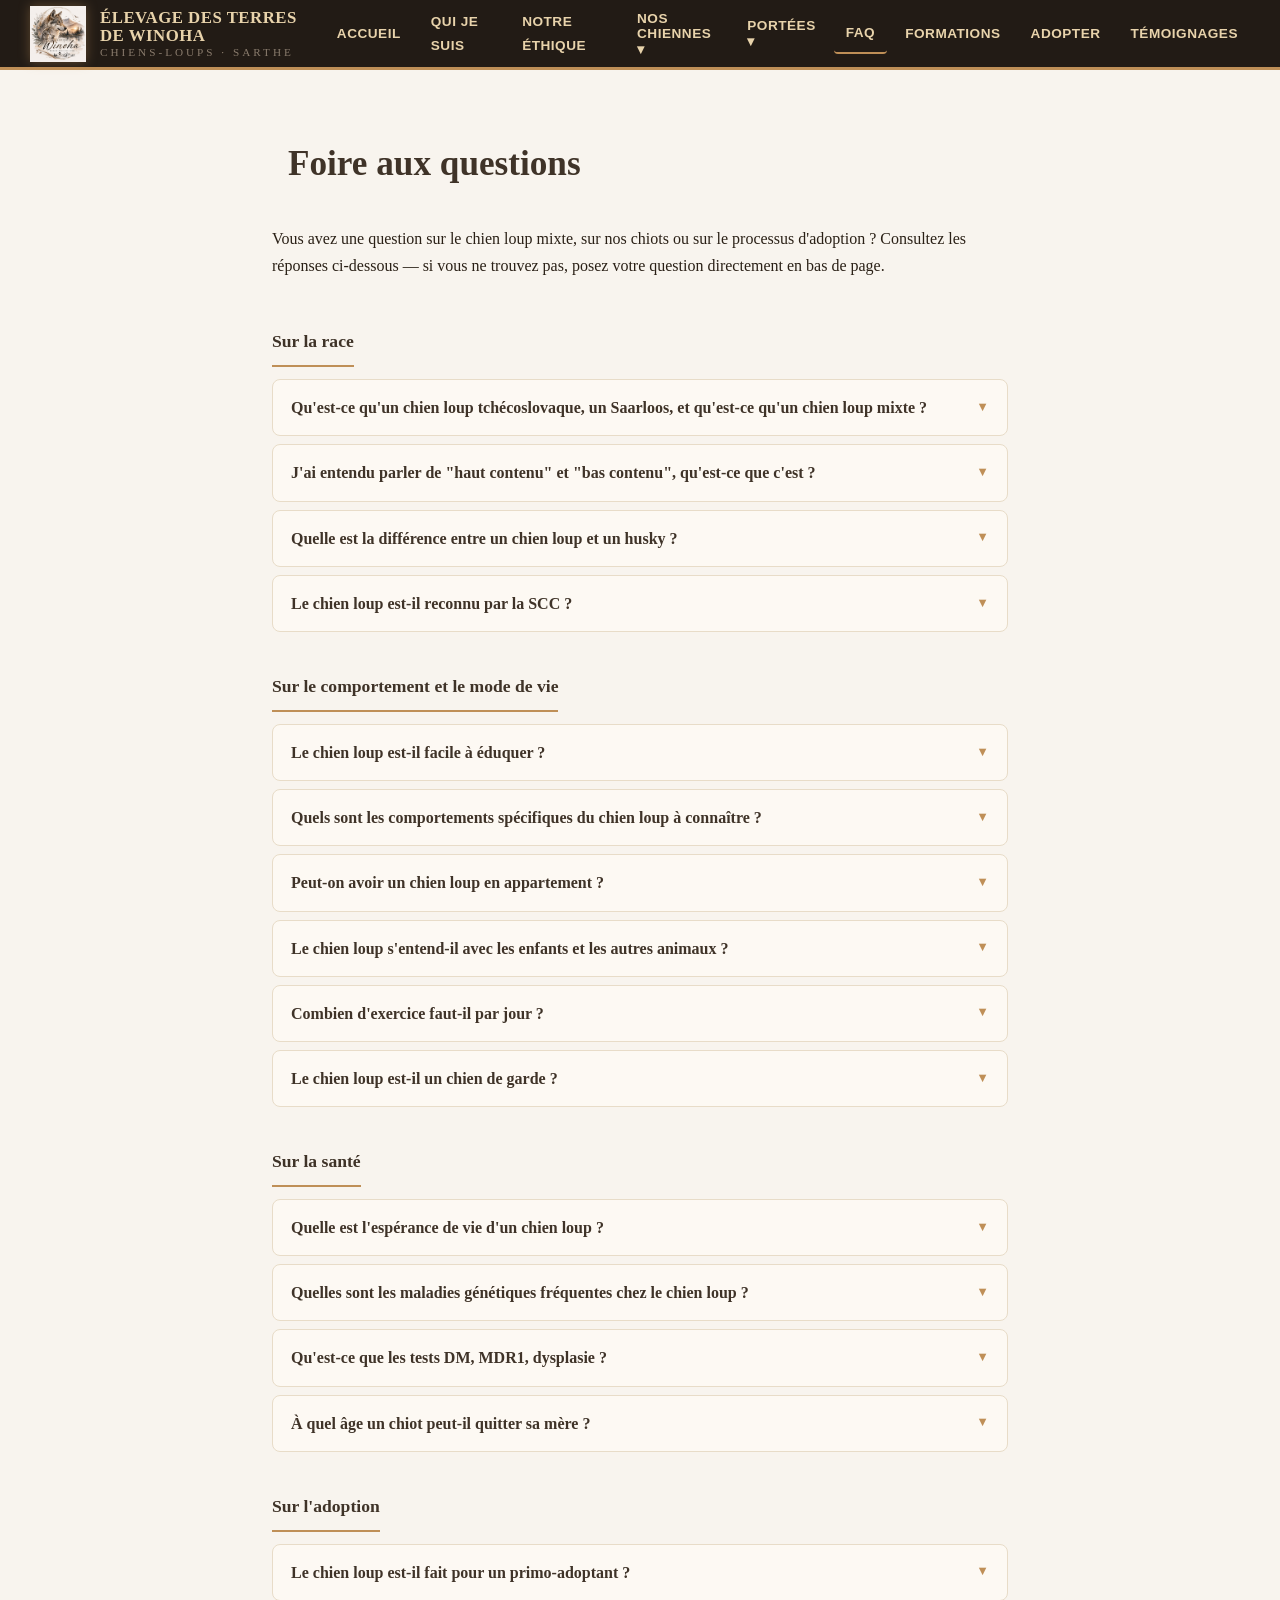
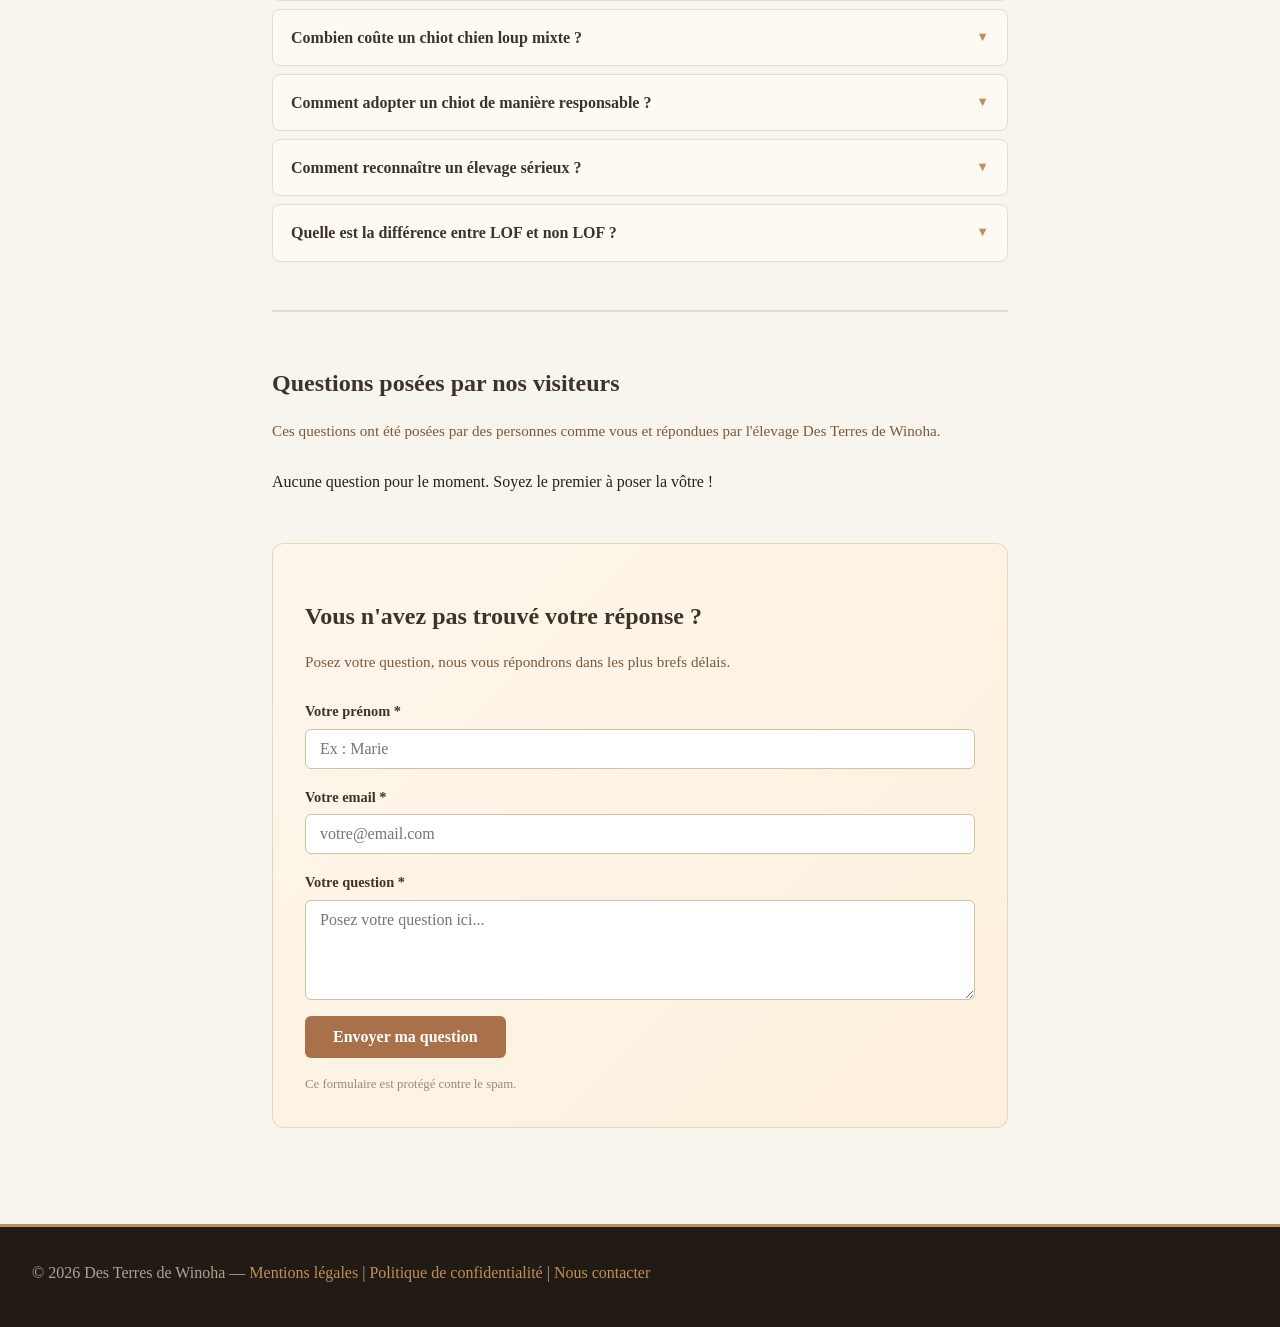
<file: faq.html>
<!DOCTYPE html>
<html lang="fr">

<head>
<meta charset="UTF-8">
<meta name="viewport" content="width=device-width, initial-scale=1.0">
<title>FAQ — Toutes vos questions sur le chien loup mixte | Des Terres de Winoha</title>
<meta name="description" content="Toutes les réponses sur le chien loup mixte : races, comportement, santé, adoption. FAQ de l'élevage Des Terres de Winoha en Sarthe (72).">
<link rel="stylesheet" href="style.css?v=2">
<meta property="og:type" content="website">
<meta property="og:site_name" content="Des Terres de Winoha">
<meta property="og:title" content="FAQ — Vos questions sur le chien loup mixte | Des Terres de Winoha">
<meta property="og:description" content="Toutes les réponses sur le chien loup mixte : races, comportement, santé, adoption. FAQ de l'élevage Des Terres de Winoha en Sarthe (72).">
<meta property="og:image" content="https://www.desterresdewinoha.fr/photos/logo-des-terres-de-winoha.png">
<meta property="og:image:width" content="512">
<meta property="og:image:height" content="512">
<meta property="og:url" content="https://www.desterresdewinoha.fr/faq.html">
<meta name="twitter:card" content="summary">
<meta name="twitter:title" content="FAQ — Vos questions sur le chien loup mixte | Des Terres de Winoha">
<meta name="twitter:description" content="Toutes les réponses sur le chien loup mixte : races, comportement, santé, adoption. FAQ de l'élevage Des Terres de Winoha en Sarthe (72).">
<meta name="twitter:image" content="https://www.desterresdewinoha.fr/photos/logo-des-terres-de-winoha.png">
<link rel="canonical" href="https://www.desterresdewinoha.fr/faq.html">
<script src="Scripts/include.js?v=2" defer></script>
<script src="Scripts/burger.js?v=2" defer></script>
<script type="application/ld+json">
{
  "@context": "https://schema.org",
  "@type": "FAQPage",
  "mainEntity": [
    {
      "@type": "Question",
      "name": "chien loup mixte",
      "acceptedAnswer": {
        "@type": "Answer",
        "text": "Il s'agit du contenu lopoïde — c'est-à-dire la proportion de caractéristiques génétiques et comportementales héritées du loup dans le chien. On distingue trois niveaux :                    Bas contenu : entre 5% et 39% — ce sont de vrais chiens avec quelques comportements spécifiques. Plus gérable a"
      }
    },    {
      "@type": "Question",
      "name": "une main de fer dans un gant de velours",
      "acceptedAnswer": {
        "@type": "Answer",
        "text": "Le chien loup a des comportements hérités de ses ancêtres sauvages qu'il est essentiel de connaître avant d'adopter :                    Réserve : méfiant avec les inconnus, il prend le temps d'observer avant d'accepter.           Destruction : un chien loup non stimulé mâchouillera ce qui lui passe"
      }
    },    {
      "@type": "Question",
      "name": "Dysplasie de la hanche (HD)",
      "acceptedAnswer": {
        "@type": "Answer",
        "text": "Ce sont des tests génétiques et radiographiques qui permettent de détecter si un chien est porteur ou atteint de certaines maladies héréditaires. La DM (myélopathie dégénérative) est une maladie neurologique progressive. Le MDR1 est une mutation qui rend certains médicaments courants toxiques pour l"
      }
    },    {
      "@type": "Question",
      "name": "10 semaines",
      "acceptedAnswer": {
        "@type": "Answer",
        "text": "Non. À l'élevage des Terres de Winoha, nous ne confions aucun chiot à quelqu'un sans expérience préalable avec un chien. Le chien loup mixte demande des bases solides en comportement canin, une capacité à lire les signaux de l'animal et une vraie patience dans la durée. Ces choses ne s'improvisent pas — elles s'acquiè"
      }
    },    {
      "@type": "Question",
      "name": "1 200 €",
      "acceptedAnswer": {
        "@type": "Answer",
        "text": "Une adoption responsable, c'est avant tout une adoption réfléchie — pas un coup de cœur sur le physique. Il faut s'assurer que le chien loup mixte correspond réellement à son mode de vie : temps disponible, expérience canine, logement, entourage.         À l'élevage des Terres de Winoha, nous prenons le temps de conna"
      }
    }
  ]
}
</script>
</head>

<body>

<!-- HEADER -->
<div id="site-header"></div>

<div class="page-faq">

  <h1>Foire aux questions</h1>
  <p class="intro-faq">Vous avez une question sur le chien loup mixte, sur nos chiots ou sur le processus d'adoption ? Consultez les réponses ci-dessous — si vous ne trouvez pas, posez votre question directement en bas de page.</p>

  <!-- SECTION STATIQUE SEO -->
  <div class="liste-faq" id="faq-statique">

    <h2 class="faq-categorie">Sur la race</h2>

    <div class="bloc-faq">
      <div class="faq-question" onclick="toggleReponse(this)">
        <span>Qu'est-ce qu'un chien loup tchécoslovaque, un Saarloos, et qu'est-ce qu'un chien loup mixte ?</span>
        <span class="faq-icone">▼</span>
      </div>
      <div class="faq-reponse">
        <p>Le chien loup tchécoslovaque et le Saarloos sont deux races reconnues par la Société Centrale Canine (SCC). Le chien loup américain, lui, n'est pas reconnu officiellement par la SCC.</p>
        <p>Le terme <strong>chien loup mixte</strong> désigne tout croisement entre différentes lignées de chiens loups. À l'élevage des Terres de Winoha, nous élevons des croisements entre chien loup tchécoslovaque et chien loup américain — deux lignées complémentaires qui combinent robustesse génétique et richesse comportementale.</p>
      </div>
    </div>

    <div class="bloc-faq">
      <div class="faq-question" onclick="toggleReponse(this)">
        <span>J'ai entendu parler de "haut contenu" et "bas contenu", qu'est-ce que c'est ?</span>
        <span class="faq-icone">▼</span>
      </div>
      <div class="faq-reponse">
        <p>Il s'agit du <strong>contenu lopoïde</strong> — c'est-à-dire la proportion de caractéristiques génétiques et comportementales héritées du loup dans le chien. On distingue trois niveaux :</p>
        <ul>
          <li><strong>Bas contenu</strong> : entre 5% et 39% — ce sont de vrais chiens avec quelques comportements spécifiques. Plus gérable au quotidien, même en meute.</li>
          <li><strong>Moyen contenu</strong> : entre 40% et 79% — un équilibre entre chien et loup, qui demande une expérience solide.</li>
          <li><strong>Haut contenu</strong> : entre 80% et 99% — plus le chien est haut contenu, plus son caractère sera sauvage et distant de l'humain. Ces chiens demandent un travail constant et une gestion très spécifique. On parle d'"imprégnation" : le chiot est nourri au biberon et retiré très tôt de sa mère pour créer un lien avec l'humain.</li>
        </ul>
        <p>À l'élevage des Terres de Winoha, nous élevons avant tout du <strong>bas contenu</strong> — des chiens accessibles, équilibrés, qui restent des vrais chiens tout en ayant cette personnalité unique qui fait le charme du chien loup.</p>
      </div>
    </div>

    <div class="bloc-faq">
      <div class="faq-question" onclick="toggleReponse(this)">
        <span>Quelle est la différence entre un chien loup et un husky ?</span>
        <span class="faq-icone">▼</span>
      </div>
      <div class="faq-reponse">
        <p>Souvent confondus à cause de leur physique nordique, le chien loup et le husky sont très différents. Le husky est un chien de traîneau sélectionné pour l'endurance et la sociabilité — il est généralement plus facile à gérer au quotidien.</p>
        <p>Le chien loup est beaucoup plus proche de ses ancêtres sauvages : plus indépendant, plus méfiant, plus exigeant en termes de lien et de compréhension. Ce n'est pas un chien pour tout le monde.</p>
      </div>
    </div>

    <div class="bloc-faq">
      <div class="faq-question" onclick="toggleReponse(this)">
        <span>Le chien loup est-il reconnu par la SCC ?</span>
        <span class="faq-icone">▼</span>
      </div>
      <div class="faq-reponse">
        <p>Seuls le chien loup tchécoslovaque et le Saarloos sont reconnus par la Société Centrale Canine (SCC) et peuvent être inscrits au LOF. Le chien loup américain et les chiens loups mixtes ne sont pas reconnus officiellement — ce qui n'impacte en rien leur santé, leur caractère ou le sérieux de l'élevage.</p>
      </div>
    </div>

    <h2 class="faq-categorie">Sur le comportement et le mode de vie</h2>

    <div class="bloc-faq">
      <div class="faq-question" onclick="toggleReponse(this)">
        <span>Le chien loup est-il facile à éduquer ?</span>
        <span class="faq-icone">▼</span>
      </div>
      <div class="faq-reponse">
        <p>Non — et c'est important de le dire clairement. Le chien loup demande <strong>une main de fer dans un gant de velours</strong>. Il ne supporte pas la brutalité ni les méthodes coercitives, mais il teste constamment les limites. L'éducation repose sur la construction d'un lien de confiance solide, la cohérence et la patience.</p>
        <p>Un chien loup mal éduqué n'est pas un chien méchant — c'est un chien incompris.</p>
      </div>
    </div>

    <div class="bloc-faq">
      <div class="faq-question" onclick="toggleReponse(this)">
        <span>Quels sont les comportements spécifiques du chien loup à connaître ?</span>
        <span class="faq-icone">▼</span>
      </div>
      <div class="faq-reponse">
        <p>Le chien loup a des comportements hérités de ses ancêtres sauvages qu'il est essentiel de connaître avant d'adopter :</p>
        <ul>
          <li><strong>Réserve</strong> : méfiant avec les inconnus, il prend le temps d'observer avant d'accepter.</li>
          <li><strong>Destruction</strong> : un chien loup non stimulé mâchouillera ce qui lui passe dans la gueule — et ils sont très inventifs.</li>
          <li><strong>Vol et fugue</strong> : instinct de survie intact, il peut subtiliser de la nourriture ou chercher à explorer au-delà des clôtures.</li>
          <li><strong>Prédation</strong> : instinct de chasse présent, à gérer selon l'environnement.</li>
          <li><strong>Instinct de meute</strong> : gestion difficile de la solitude, fort besoin de stabilité et de lien.</li>
          <li><strong>Communication spécifique</strong> : avec ses congénères, le chien loup communique avec la gueule — il claque des dents, chicane, attrape au cou. Ce n'est pas de l'agressivité, c'est son langage.</li>
        </ul>
        <p>Ces comportements sont présents à différents degrés selon le contenu lopoïde et selon qu'ils sont encouragés ou travaillés. Il est tout à fait possible de sociabiliser un chien loup pour canaliser ses instincts — c'est pourquoi nous insistons sur le temps et la patience comme prérequis à l'adoption.</p>
      </div>
    </div>

    <div class="bloc-faq">
      <div class="faq-question" onclick="toggleReponse(this)">
        <span>Peut-on avoir un chien loup en appartement ?</span>
        <span class="faq-icone">▼</span>
      </div>
      <div class="faq-reponse">
        <p>Oui, à condition d'avoir du temps, de la patience, et d'avoir déjà eu un chien — idéalement avec une expérience dans le monde canin. L'espace n'est pas le seul critère : un chien loup épanoui en appartement avec un propriétaire présent et actif vaut mieux qu'un chien loup seul dans un grand jardin.</p>
        <p>Les sorties quotidiennes longues et la stimulation mentale sont indispensables.</p>
      </div>
    </div>

    <div class="bloc-faq">
      <div class="faq-question" onclick="toggleReponse(this)">
        <span>Le chien loup s'entend-il avec les enfants et les autres animaux ?</span>
        <span class="faq-icone">▼</span>
      </div>
      <div class="faq-reponse">
        <p>Tout dépend de la socialisation du chien. Un chien loup habitué aux enfants dès son plus jeune âge n'aura aucun problème. En revanche, un chien loup adulte qui n'y a jamais été exposé peut avoir des réactions imprévisibles face à leurs mouvements brusques et leurs cris. La supervision reste recommandée comme pour tout grand chien.</p>
        <p>Avec les autres animaux, c'est la même logique. À l'élevage des Terres de Winoha, nos chiots grandissent aux côtés de nos deux chats — la cohabitation féline ne leur est donc pas étrangère dès le départ.</p>
      </div>
    </div>

    <div class="bloc-faq">
      <div class="faq-question" onclick="toggleReponse(this)">
        <span>Combien d'exercice faut-il par jour ?</span>
        <span class="faq-icone">▼</span>
      </div>
      <div class="faq-reponse">
        <p>Au minimum 1h30 à 2h d'activité physique et mentale quotidienne. Le chien loup a besoin de se dépenser, d'explorer, de renifler. Les balades en laisse en ville ne suffisent pas — il lui faut de l'espace et de la liberté surveillée.</p>
        <p>Un chien loup non stimulé risque de se tourner vers la destruction. Ils sont très inventifs.</p>
      </div>
    </div>

    <div class="bloc-faq">
      <div class="faq-question" onclick="toggleReponse(this)">
        <span>Le chien loup est-il un chien de garde ?</span>
        <span class="faq-icone">▼</span>
      </div>
      <div class="faq-reponse">
        <p>Non. Le chien loup est naturellement réservé, voire méfiant avec les inconnus — mais il n'a pas l'instinct de protection territoriale du berger allemand ou du malinois. Il peut donner l'alerte, mais ne cherchera pas à défendre activement un territoire.</p>
      </div>
    </div>

    <h2 class="faq-categorie">Sur la santé</h2>

    <div class="bloc-faq">
      <div class="faq-question" onclick="toggleReponse(this)">
        <span>Quelle est l'espérance de vie d'un chien loup ?</span>
        <span class="faq-icone">▼</span>
      </div>
      <div class="faq-reponse">
        <p>Entre 12 et 14 ans en moyenne, avec une bonne alimentation, un suivi vétérinaire régulier et des reproducteurs testés génétiquement.</p>
      </div>
    </div>


    <div class="bloc-faq">
      <div class="faq-question" onclick="toggleReponse(this)">
        <span>Quelles sont les maladies génétiques fréquentes chez le chien loup ?</span>
        <span class="faq-icone">▼</span>
      </div>
      <div class="faq-reponse">
        <p>Les principales pathologies à surveiller sont :</p>
        <ul>
          <li><strong>Dysplasie de la hanche (HD)</strong></li>
          <li><strong>Dysplasie du coude (ED)</strong></li>
          <li><strong>Myélopathie dégénérative (DM)</strong> — maladie neurologique progressive</li>
          <li><strong>Nanisme hypophysaire (Pituitary Dwarfism)</strong></li>
          <li><strong>MDR1</strong> — mutation qui rend certains médicaments toxiques pour le chien</li>
        </ul>
        <p>À l'élevage des Terres de Winoha, tous nos reproducteurs sont testés pour ces maladies avant toute mise à la reproduction.</p>
      </div>
    </div>

    <div class="bloc-faq">
      <div class="faq-question" onclick="toggleReponse(this)">
        <span>Qu'est-ce que les tests DM, MDR1, dysplasie ?</span>
        <span class="faq-icone">▼</span>
      </div>
      <div class="faq-reponse">
        <p>Ce sont des tests génétiques et radiographiques qui permettent de détecter si un chien est porteur ou atteint de certaines maladies héréditaires. La DM (myélopathie dégénérative) est une maladie neurologique progressive. Le MDR1 est une mutation qui rend certains médicaments courants toxiques pour le chien — une information cruciale à transmettre à votre vétérinaire. Les dysplasies sont des malformations articulaires détectables par radio.</p>
        <p>Tester les reproducteurs permet de réduire considérablement le risque de transmettre ces maladies aux chiots.</p>
      </div>
    </div>

    <div class="bloc-faq">
      <div class="faq-question" onclick="toggleReponse(this)">
        <span>À quel âge un chiot peut-il quitter sa mère ?</span>
        <span class="faq-icone">▼</span>
      </div>
      <div class="faq-reponse">
        <p>À l'élevage des Terres de Winoha, nos chiots partent au minimum à <strong>10 semaines</strong>. Si un chiot montre des signes de réserve ou de fragilité comportementale, nous pouvons attendre jusqu'à 12 semaines.</p>
        <p>Le départ trop précoce est l'une des premières causes de problèmes comportementaux chez le chien loup.</p>
      </div>
    </div>

    <h2 class="faq-categorie">Sur l'adoption</h2>

    <div class="bloc-faq">
      <div class="faq-question" onclick="toggleReponse(this)">
        <span>Le chien loup est-il fait pour un primo-adoptant ?</span>
        <span class="faq-icone">▼</span>
      </div>
      <div class="faq-reponse">
        <p>Non. À l'élevage des Terres de Winoha, nous ne confions aucun chiot à quelqu'un sans expérience préalable avec un chien. Le chien loup mixte demande des bases solides en comportement canin, une capacité à lire les signaux de l'animal et une vraie patience dans la durée. Ces choses ne s'improvisent pas — elles s'acquièrent avec l'expérience.</p>
        <p>Ce n'est pas un jugement sur la motivation, c'est une question de responsabilité envers le chiot.</p>
      </div>
    </div>

    <div class="bloc-faq">
      <div class="faq-question" onclick="toggleReponse(this)">
        <span>Combien coûte un chiot chien loup mixte ?</span>
        <span class="faq-icone">▼</span>
      </div>
      <div class="faq-reponse">
        <p>Les chiots de l'élevage Des Terres de Winoha sont proposés à partir de <strong>1 200 €</strong>. Ce tarif reflète les tests génétiques sur les reproducteurs, le suivi vétérinaire, la socialisation et l'accompagnement que nous offrons avant et après l'adoption.</p>
        <p>Élever une portée est un travail à temps plein. Si ce montant peut sembler élevé, il est loin de représenter le travail réel fourni en amont et tout au long de la croissance des chiots.</p>
      </div>
    </div>

    <div class="bloc-faq">
      <div class="faq-question" onclick="toggleReponse(this)">
        <span>Comment adopter un chiot de manière responsable ?</span>
        <span class="faq-icone">▼</span>
      </div>
      <div class="faq-reponse">
        <p>Une adoption responsable, c'est avant tout une adoption réfléchie — pas un coup de cœur sur le physique. Il faut s'assurer que le chien loup mixte correspond réellement à son mode de vie : temps disponible, expérience canine, logement, entourage.</p>
        <p>À l'élevage des Terres de Winoha, nous prenons le temps de connaître chaque famille avant de confier un chiot. <a href="comment-adopter.html">Découvrez notre parcours d'adoption.</a></p>
      </div>
    </div>

    <div class="bloc-faq">
      <div class="faq-question" onclick="toggleReponse(this)">
        <span>Comment reconnaître un élevage sérieux ?</span>
        <span class="faq-icone">▼</span>
      </div>
      <div class="faq-reponse">
        <p>Un élevage sérieux teste génétiquement ses reproducteurs, est transparent sur les résultats, vous invite à visiter les conditions d'élevage, ne vend pas ses chiots sans questions, et assure un suivi post-adoption.</p>
        <p>Méfiez-vous des éleveurs qui ont toujours des chiots disponibles immédiatement.</p>
      </div>
    </div>

    <div class="bloc-faq">
      <div class="faq-question" onclick="toggleReponse(this)">
        <span>Quelle est la différence entre LOF et non LOF ?</span>
        <span class="faq-icone">▼</span>
      </div>
      <div class="faq-reponse">
        <p>Le LOF (Livre des Origines Français) est le registre officiel des races reconnues par la SCC. Un chien LOF a un pedigree certifié, une généalogie traçable, et ses parents ont été confirmés conformes au standard de race.</p>
        <p>Les chiens loups mixtes, comme ceux des Terres de Winoha, ne sont pas LOF — ce qui n'impacte en rien leur santé, leur caractère ou le sérieux de l'élevage.</p>
        <p>Le LOF est généralement un bon indicateur de traçabilité, mais il peut aussi conduire à de mauvaises sélections génétiques lorsqu'un caractère physique est poussé à l'extrême au détriment de la santé — les hanches écrasées du berger allemand, les museaux aplatis du bouledogue, les plis cutanés excessifs en sont des exemples bien connus.</p>
      </div>
    </div>

  </div>

  <!-- SECTION DYNAMIQUE GOOGLE SHEETS -->
  <div class="section-questions-utilisateurs">
    <h2>Questions posées par nos visiteurs</h2>
    <p>Ces questions ont été posées par des personnes comme vous et répondues par l'élevage Des Terres de Winoha.</p>
    <div id="liste-faq" class="liste-faq">
      <p class="chargement-faq">Chargement des questions...</p>
    </div>
  </div>

  <!-- FORMULAIRE -->
  <div class="section-poser-question">
    <h2>Vous n'avez pas trouvé votre réponse ?</h2>
    <p>Posez votre question, nous vous répondrons dans les plus brefs délais.</p>

    <form class="formulaire-faq" id="formulaire-faq"
          id="formulaire-faq-inner">

      <input type="text" name="_honeypot" style="display:none" tabindex="-1" autocomplete="off">

      <div class="champ-form">
        <label for="prenom">Votre prénom *</label>
        <input type="text" id="prenom" name="prenom" required placeholder="Ex : Marie">
      </div>

      <div class="champ-form">
        <label for="email">Votre email *</label>
        <input type="email" id="email" name="email" required placeholder="votre@email.com">
      </div>

      <div class="champ-form">
        <label for="question">Votre question *</label>
        <textarea id="question" name="question" required rows="4"
                  placeholder="Posez votre question ici..."></textarea>
      </div>

      <button type="submit" class="btn-envoyer" id="btn-envoyer">Envoyer ma question</button>

      <p class="mention-recaptcha">Ce formulaire est protégé contre le spam.</p>

    </form>

    <div id="message-confirmation" class="message-confirmation" style="display:none">
      ✅ Merci pour votre question ! Nous vous répondrons prochainement sur cette page.
    </div>

  </div>

</div>

<script>
// Accordion
function toggleReponse(el) {
  var reponse = el.nextElementSibling;
  var icone = el.querySelector('.faq-icone');
  var ouvert = reponse.style.display === 'block';
  reponse.style.display = ouvert ? 'none' : 'block';
  icone.textContent = ouvert ? '▼' : '▲';
}

// Chargement Google Sheets
var APPS_SCRIPT_URL = 'https://script.google.com/macros/s/AKfycbyuTL9sboQE7gta7YYtfktahKJvHeVYuCBJTJcYKmM_hwa5AsuAea6oH5eOhLt4InP0uw/exec';

function chargerFAQ() {
  fetch(APPS_SCRIPT_URL)
    .then(function(resp) { return resp.json(); })
    .then(function(data) {
      var container = document.getElementById('liste-faq');
      container.innerHTML = '';

      if (!data || data.length === 0) {
        container.innerHTML = '<p>Aucune question pour le moment. Soyez le premier à poser la vôtre !</p>';
        return;
      }

      data.forEach(function(item) {
        var bloc = document.createElement('div');
        bloc.className = 'bloc-faq';
        bloc.innerHTML =
          '<div class="faq-question" onclick="toggleReponse(this)">' +
            '<span>' + item.question + '</span>' +
            '<span class="faq-icone">▼</span>' +
          '</div>' +
          '<div class="faq-reponse"><p>' + item.reponse + '</p></div>';
        container.appendChild(bloc);
      });
    })
    .catch(function() {
      document.getElementById('liste-faq').innerHTML =
        '<p>Aucune question pour le moment. Soyez le premier à poser la vôtre !</p>';
    });
}

// Envoi formulaire
document.getElementById('formulaire-faq').addEventListener('submit', function(e) {
  e.preventDefault();
  var form = this;
  var btn = document.getElementById('btn-envoyer');
  btn.textContent = 'Envoi en cours...';
  btn.disabled = true;

  var formData = new FormData();
  formData.append('prenom',   form.querySelector('[name="prenom"]').value);
  formData.append('email',    form.querySelector('[name="email"]').value);
  formData.append('question', form.querySelector('[name="question"]').value);

  fetch(APPS_SCRIPT_URL, {
    method: 'POST',
    body: formData
  })
  .then(function() {
    form.style.display = 'none';
    document.getElementById('message-confirmation').style.display = 'block';
  })
  .catch(function() {
    // Apps Script renvoie une erreur CORS sur la réponse même quand ça marche
    // La donnée est bien enregistrée — on affiche la confirmation
    form.style.display = 'none';
    document.getElementById('message-confirmation').style.display = 'block';
  });
});

chargerFAQ();
</script>

<!-- CHARGEMENT HEADER -->


<!-- FOOTER -->
<div id="site-footer"></div>

</body>
</html>
</file>
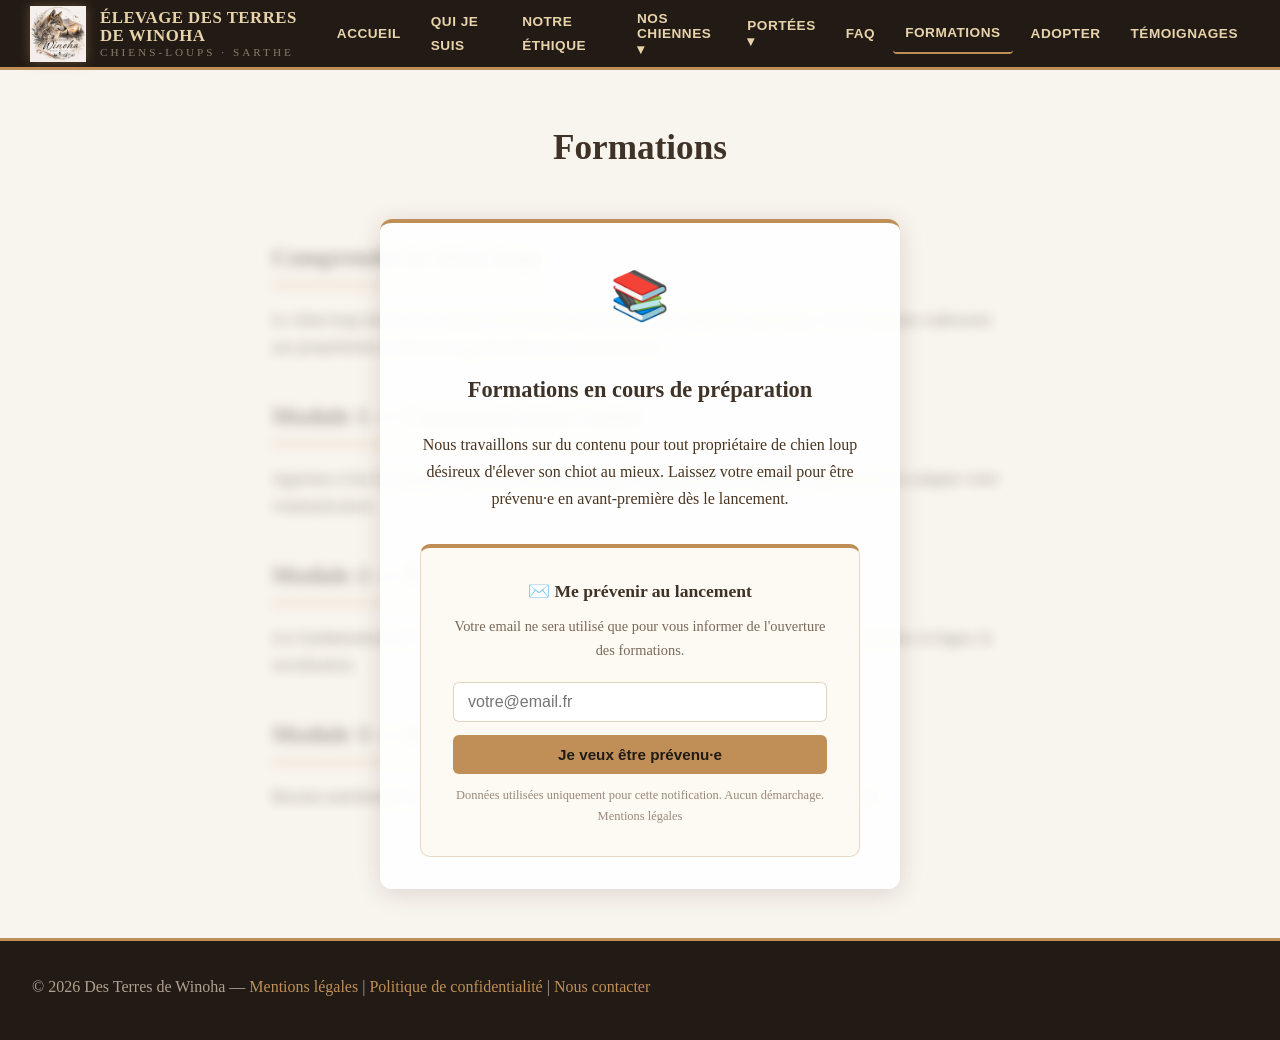
<file: formations.html>
<!DOCTYPE html>
<html lang="fr">
<head>
<meta charset="UTF-8">
<meta name="viewport" content="width=device-width, initial-scale=1.0">
<title>Formations chien loup — À venir | Des Terres de Winoha</title>
<meta name="description" content="Formations sur le chien loup mixte par l'élevage Des Terres de Winoha — contenu en cours de préparation. Inscrivez-vous pour être prévenu en avant-première.">
<link rel="stylesheet" href="style.css?v=2">
<meta property="og:type" content="website">
<meta property="og:site_name" content="Des Terres de Winoha">
<meta property="og:title" content="Formations chien loup — Des Terres de Winoha">
<meta property="og:description" content="Formations sur le chien loup mixte par l'élevage Des Terres de Winoha en Sarthe — contenu en cours de préparation.">
<meta property="og:image" content="https://www.desterresdewinoha.fr/photos/logo-des-terres-de-winoha.png">
<meta property="og:image:width" content="512">
<meta property="og:image:height" content="512">
<meta property="og:url" content="https://www.desterresdewinoha.fr/formations.html">
<meta name="twitter:card" content="summary">
<meta name="twitter:title" content="Formations chien loup — Des Terres de Winoha">
<meta name="twitter:description" content="Formations sur le chien loup mixte par l'élevage Des Terres de Winoha en Sarthe — contenu en cours de préparation.">
<meta name="twitter:image" content="https://www.desterresdewinoha.fr/photos/logo-des-terres-de-winoha.png">
<link rel="canonical" href="https://www.desterresdewinoha.fr/formations.html">
<script src="Scripts/include.js?v=2" defer></script>
<script src="Scripts/burger.js?v=2" defer></script>
</head>

<body>

<div id="site-header"></div>

<h1>Formations</h1>

<div class="formations-container">

  <!-- Contenu flouté en arrière-plan -->
  <div class="formations-floue">
    <h2>Comprendre le chien loup</h2>
    <p>Le chien loup mixte est un animal d'exception qui nécessite une approche spécifique. Ces formations s'adressent aux propriétaires souhaitant approfondir leurs connaissances.</p>
    <h2>Module 1 — Communication canine</h2>
    <p>Apprenez à lire le langage corporel de votre chien loup, à comprendre ses signaux d'apaisement et à adapter votre communication.</p>
    <h2>Module 2 — Éducation positive</h2>
    <p>Les fondamentaux de l'éducation bienveillante appliqués au chien loup. Gérer l'instinct de prédation, la fugue, la socialisation.</p>
    <h2>Module 3 — Alimentation et santé</h2>
    <p>Besoins nutritionnels spécifiques, prévention des maladies génétiques, suivi vétérinaire adapté.</p>
  </div>

  <!-- Overlay -->
  <div class="formations-overlay">
    <div class="overlay-box">
      <span class="overlay-emoji">📚</span>
      <h2>Formations en cours de préparation</h2>
      <p>Nous travaillons sur du contenu pour tout propriétaire de chien loup désireux d'élever son chiot au mieux. Laissez votre email pour être prévenu·e en avant-première dès le lancement.</p>

      <form class="form-preinscription"
            id="form-formations"
            action="https://formspree.io/f/xbdzozyz"
            method="POST">
        <input type="hidden" name="_subject" value="Pré-inscription formations des Terres de Winoha">
        <input type="hidden" name="source" value="page-formations">
        <h3>✉️ Me prévenir au lancement</h3>
        <p>Votre email ne sera utilisé que pour vous informer de l'ouverture des formations.</p>
        <input type="email"
               name="email"
               placeholder="votre@email.fr"
               required
               autocomplete="email">
        <button type="submit" class="btn-preinscription">Je veux être prévenu·e</button>
        <p class="mention-rgpd">
          Données utilisées uniquement pour cette notification. Aucun démarchage.
          <a href="mentions-legales.html" style="color:inherit;">Mentions légales</a>
        </p>
      </form>

      <div class="form-confirm" id="form-formations-confirm">
        ✅ C'est noté ! Vous serez parmi les premiers informés.
      </div>
    </div>
  </div>

</div>

<script>
(function () {
  var form = document.getElementById('form-formations');
  var confirm = document.getElementById('form-formations-confirm');
  if (!form) return;
  form.addEventListener('submit', function (e) {
    e.preventDefault();
    var data = new FormData(form);
    fetch(form.action, {
      method: 'POST',
      body: data,
      headers: { 'Accept': 'application/json' }
    }).then(function (r) {
      if (r.ok) {
        form.style.display = 'none';
        confirm.style.display = 'block';
      } else {
        alert('Une erreur est survenue. Réessayez ou contactez-nous par email.');
      }
    }).catch(function () {
      alert('Vérifiez votre connexion et réessayez.');
    });
  });
})();
</script>

<div id="site-footer"></div>

</body>
</html>
</file>
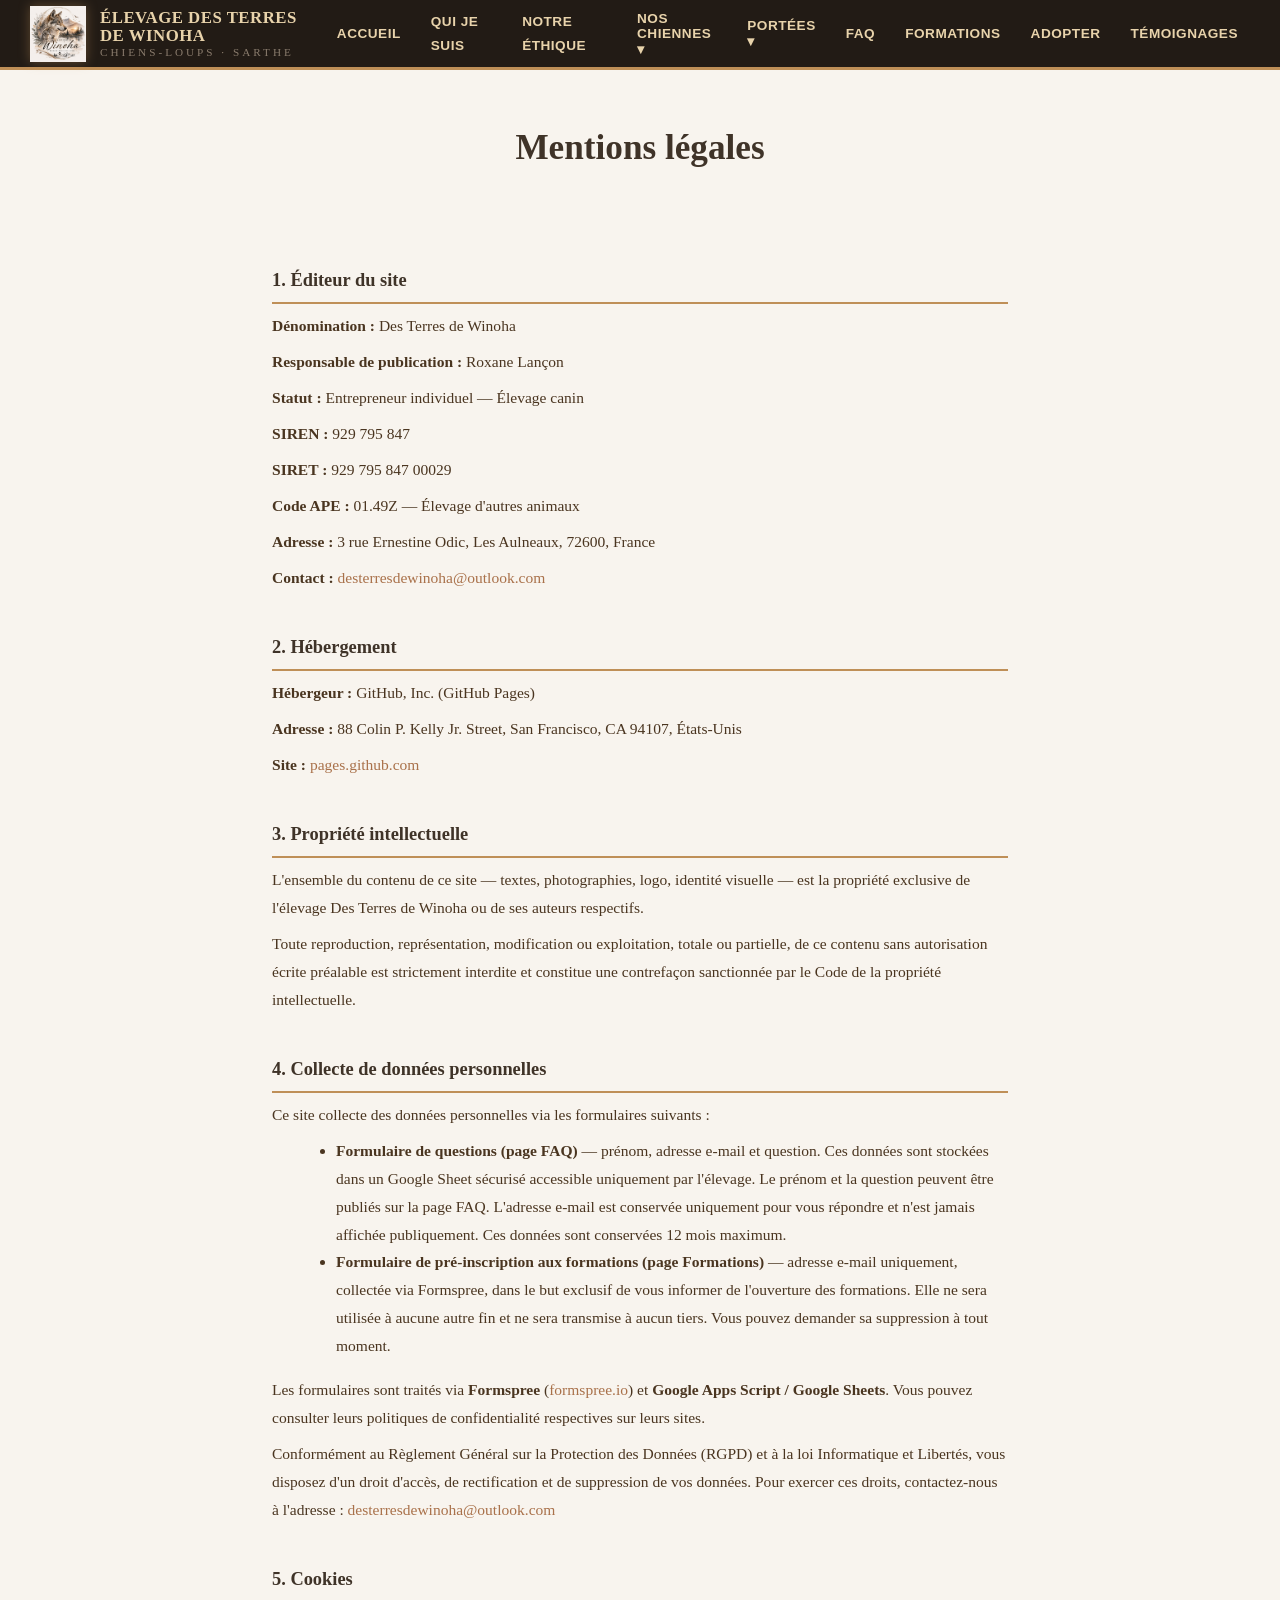
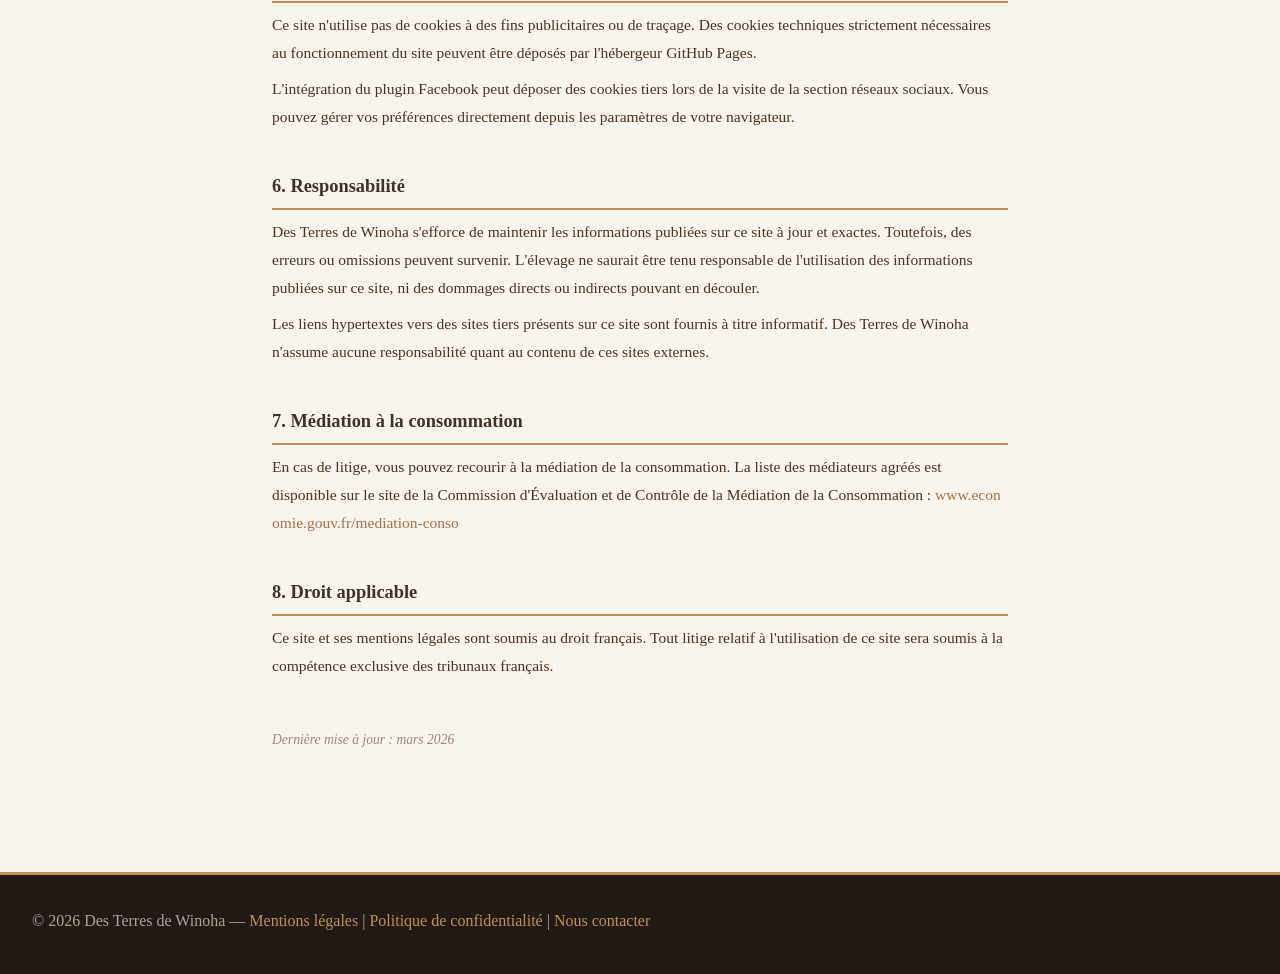
<file: mentions-legales.html>
<!DOCTYPE html>
<html lang="fr">
<head>
<meta charset="UTF-8">
<meta name="viewport" content="width=device-width, initial-scale=1.0">
<title>Mentions légales — Des Terres de Winoha</title>
<meta name="description" content="Mentions légales de l'élevage Des Terres de Winoha, spécialiste du chien loup mixte en Sarthe.">
<link rel="stylesheet" href="style.css?v=2">
<meta property="og:type" content="website">
<meta property="og:site_name" content="Des Terres de Winoha">
<meta property="og:title" content="Mentions légales — Des Terres de Winoha">
<meta property="og:description" content="Mentions légales de l'élevage Des Terres de Winoha, spécialiste du chien loup mixte en Sarthe.">
<meta property="og:image" content="https://www.desterresdewinoha.fr/photos/logo-des-terres-de-winoha.png">
<meta property="og:image:width" content="512">
<meta property="og:image:height" content="512">
<meta property="og:url" content="https://www.desterresdewinoha.fr/mentions-legales.html">
<meta name="twitter:card" content="summary">
<meta name="twitter:title" content="Mentions légales — Des Terres de Winoha">
<meta name="twitter:description" content="Mentions légales de l'élevage Des Terres de Winoha, spécialiste du chien loup mixte en Sarthe.">
<meta name="twitter:image" content="https://www.desterresdewinoha.fr/photos/logo-des-terres-de-winoha.png">
<link rel="canonical" href="https://www.desterresdewinoha.fr/mentions-legales.html">
<script src="Scripts/include.js?v=2" defer></script>
<script src="Scripts/burger.js?v=2" defer></script>
</head>

<body>

<div id="site-header"></div>

<h1>Mentions légales</h1>

<div class="mentions-content">

  <h2>1. Éditeur du site</h2>
  <p><strong>Dénomination :</strong> Des Terres de Winoha</p>
  <p><strong>Responsable de publication :</strong> Roxane Lançon</p>
  <p><strong>Statut :</strong> Entrepreneur individuel — Élevage canin</p>
  <p><strong>SIREN :</strong> 929 795 847</p>
  <p><strong>SIRET :</strong> 929 795 847 00029</p>
  <p><strong>Code APE :</strong> 01.49Z — Élevage d'autres animaux</p>
  <p><strong>Adresse :</strong> 3 rue Ernestine Odic, Les Aulneaux, 72600, France</p>
  <p><strong>Contact :</strong> <a href="mailto:desterresdewinoha@outlook.com">desterresdewinoha@outlook.com</a></p>

  <h2>2. Hébergement</h2>
  <p><strong>Hébergeur :</strong> GitHub, Inc. (GitHub Pages)</p>
  <p><strong>Adresse :</strong> 88 Colin P. Kelly Jr. Street, San Francisco, CA 94107, États-Unis</p>
  <p><strong>Site :</strong> <a href="https://pages.github.com" target="_blank" rel="noopener">pages.github.com</a></p>

  <h2>3. Propriété intellectuelle</h2>
  <p>L'ensemble du contenu de ce site — textes, photographies, logo, identité visuelle — est la propriété exclusive de l'élevage Des Terres de Winoha ou de ses auteurs respectifs.</p>
  <p>Toute reproduction, représentation, modification ou exploitation, totale ou partielle, de ce contenu sans autorisation écrite préalable est strictement interdite et constitue une contrefaçon sanctionnée par le Code de la propriété intellectuelle.</p>

  <h2>4. Collecte de données personnelles</h2>
  <p>Ce site collecte des données personnelles via les formulaires suivants :</p>
  <ul style="margin: 0.5rem 0 1rem 1.5rem; color: #4a3520; font-size: 0.97rem; line-height: 1.8;">
    <li><strong>Formulaire de questions (page FAQ)</strong> — prénom, adresse e-mail et question. Ces données sont stockées dans un Google Sheet sécurisé accessible uniquement par l'élevage. Le prénom et la question peuvent être publiés sur la page FAQ. L'adresse e-mail est conservée uniquement pour vous répondre et n'est jamais affichée publiquement. Ces données sont conservées 12 mois maximum.</li>
    <li><strong>Formulaire de pré-inscription aux formations (page Formations)</strong> — adresse e-mail uniquement, collectée via Formspree, dans le but exclusif de vous informer de l'ouverture des formations. Elle ne sera utilisée à aucune autre fin et ne sera transmise à aucun tiers. Vous pouvez demander sa suppression à tout moment.</li>
  </ul>
  <p>Les formulaires sont traités via <strong>Formspree</strong> (<a href="https://formspree.io" target="_blank" rel="noopener">formspree.io</a>) et <strong>Google Apps Script / Google Sheets</strong>. Vous pouvez consulter leurs politiques de confidentialité respectives sur leurs sites.</p>
  <p>Conformément au Règlement Général sur la Protection des Données (RGPD) et à la loi Informatique et Libertés, vous disposez d'un droit d'accès, de rectification et de suppression de vos données. Pour exercer ces droits, contactez-nous à l'adresse : <a href="mailto:desterresdewinoha@outlook.com">desterresdewinoha@outlook.com</a></p>

  <h2>5. Cookies</h2>
  <p>Ce site n'utilise pas de cookies à des fins publicitaires ou de traçage. Des cookies techniques strictement nécessaires au fonctionnement du site peuvent être déposés par l'hébergeur GitHub Pages.</p>
  <p>L'intégration du plugin Facebook peut déposer des cookies tiers lors de la visite de la section réseaux sociaux. Vous pouvez gérer vos préférences directement depuis les paramètres de votre navigateur.</p>

  <h2>6. Responsabilité</h2>
  <p>Des Terres de Winoha s'efforce de maintenir les informations publiées sur ce site à jour et exactes. Toutefois, des erreurs ou omissions peuvent survenir. L'élevage ne saurait être tenu responsable de l'utilisation des informations publiées sur ce site, ni des dommages directs ou indirects pouvant en découler.</p>
  <p>Les liens hypertextes vers des sites tiers présents sur ce site sont fournis à titre informatif. Des Terres de Winoha n'assume aucune responsabilité quant au contenu de ces sites externes.</p>

  <h2>7. Médiation à la consommation</h2>
  <p>En cas de litige, vous pouvez recourir à la médiation de la consommation. La liste des médiateurs agréés est disponible sur le site de la Commission d'Évaluation et de Contrôle de la Médiation de la Consommation : <a href="https://www.economie.gouv.fr/mediation-conso" target="_blank" rel="noopener">www.economie.gouv.fr/mediation-conso</a></p>

  <h2>8. Droit applicable</h2>
  <p>Ce site et ses mentions légales sont soumis au droit français. Tout litige relatif à l'utilisation de ce site sera soumis à la compétence exclusive des tribunaux français.</p>

  <p style="margin-top:3rem; font-size:0.85rem; color:#9a8a7a; font-style:italic;">Dernière mise à jour : mars 2026</p>

</div>

<div id="site-footer"></div>

</body>
</html>
</file>
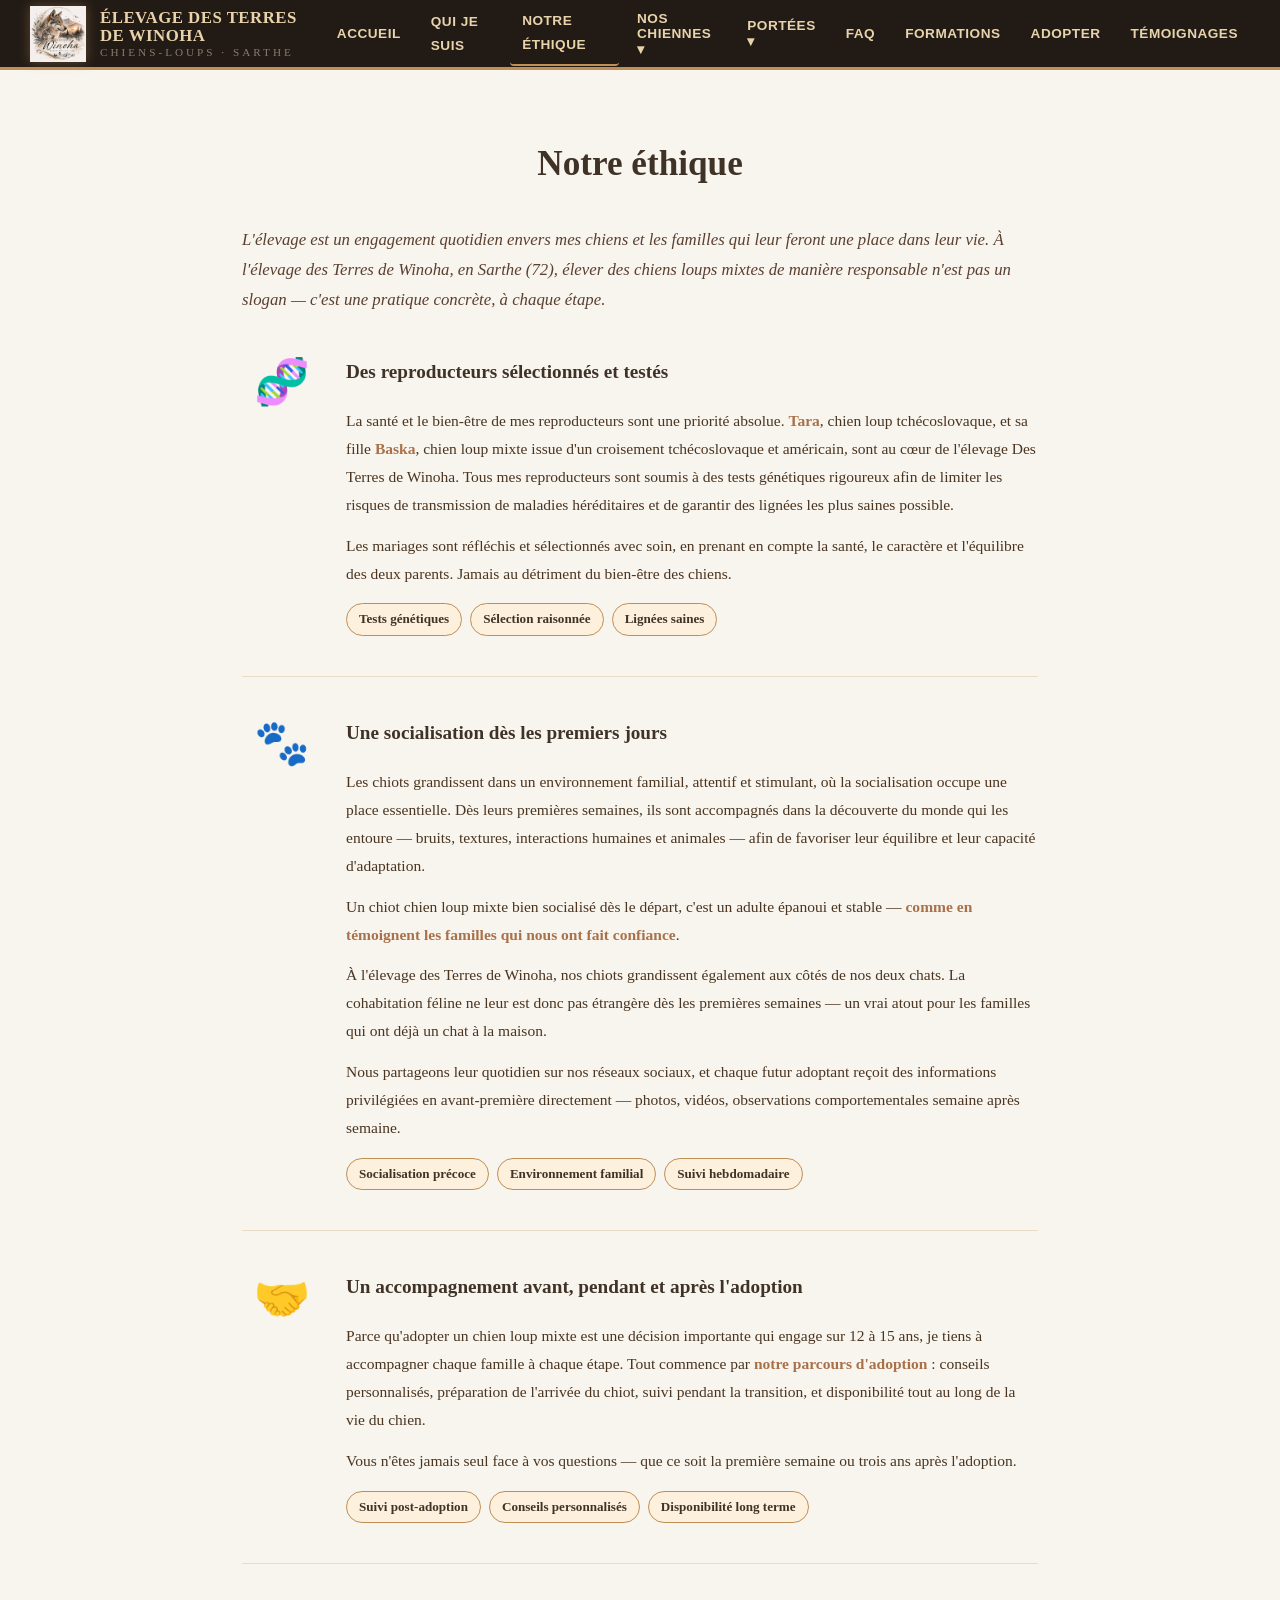
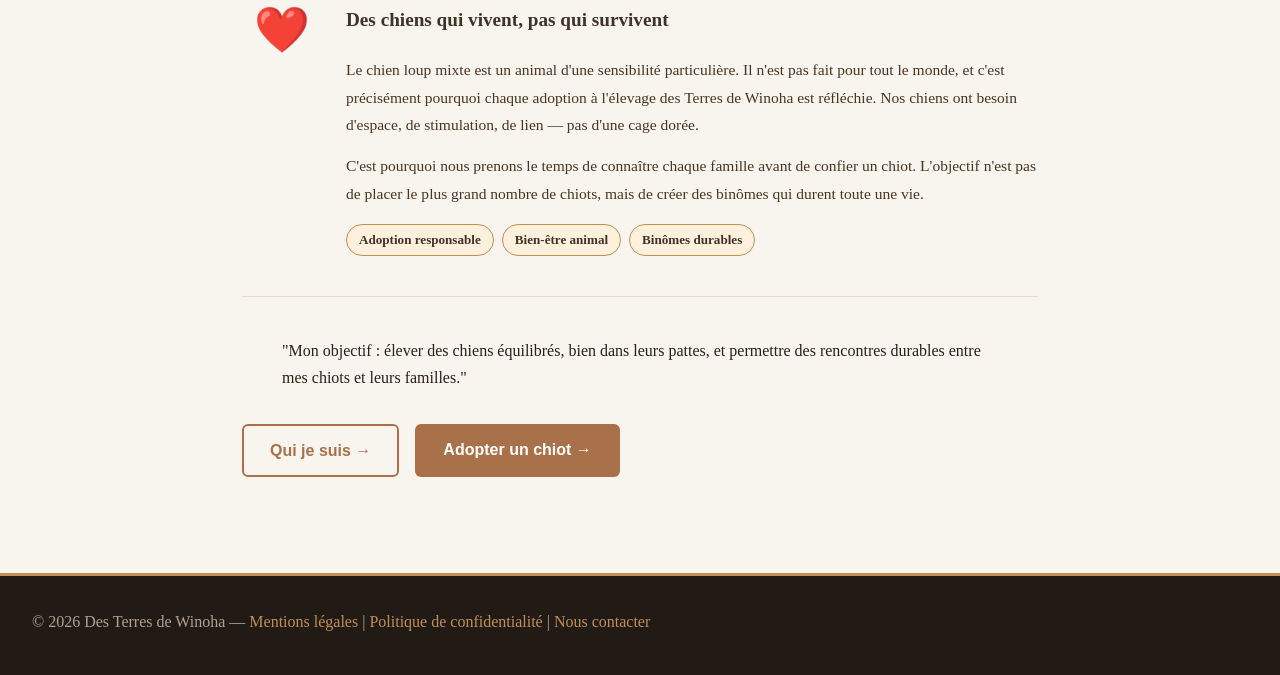
<file: notre-ethique.html>
<!DOCTYPE html>
<html lang="fr">

<head>
<meta charset="UTF-8">
<meta name="viewport" content="width=device-width, initial-scale=1.0">
<title>Notre éthique — Élevage responsable chien loup | Des Terres de Winoha</title>
<meta name="description" content="Découvrez l'éthique de l'élevage Des Terres de Winoha : tests génétiques, socialisation, accompagnement des familles. Élevage de chien loup mixte en Sarthe (72).">
<link rel="stylesheet" href="style.css?v=2">
<meta property="og:type" content="website">
<meta property="og:site_name" content="Des Terres de Winoha">
<meta property="og:title" content="Notre éthique — Élevage responsable chien loup | Des Terres de Winoha">
<meta property="og:description" content="Tests génétiques, socialisation, accompagnement des familles. Découvrez l'éthique de l'élevage Des Terres de Winoha en Sarthe (72).">
<meta property="og:image" content="https://www.desterresdewinoha.fr/photos/logo-des-terres-de-winoha.png">
<meta property="og:image:width" content="512">
<meta property="og:image:height" content="512">
<meta property="og:url" content="https://www.desterresdewinoha.fr/notre-ethique.html">
<meta name="twitter:card" content="summary">
<meta name="twitter:title" content="Notre éthique — Élevage responsable chien loup | Des Terres de Winoha">
<meta name="twitter:description" content="Tests génétiques, socialisation, accompagnement des familles. Découvrez l'éthique de l'élevage Des Terres de Winoha en Sarthe (72).">
<meta name="twitter:image" content="https://www.desterresdewinoha.fr/photos/logo-des-terres-de-winoha.png">
<link rel="canonical" href="https://www.desterresdewinoha.fr/notre-ethique.html">
<script src="Scripts/include.js?v=2" defer></script>
<script src="Scripts/burger.js?v=2" defer></script>
</head>

<body>

<!-- HEADER -->
<div id="site-header"></div>

<!-- CONTENU -->
<div class="page-ethique">

  <h1>Notre éthique</h1>
  <p class="intro-ethique">L'élevage est un engagement quotidien envers mes chiens et les familles qui leur feront une place dans leur vie. À l'élevage des Terres de Winoha, en Sarthe (72), élever des chiens loups mixtes de manière responsable n'est pas un slogan — c'est une pratique concrète, à chaque étape.</p>

  <!-- SECTION 1 -->
  <div class="ethique-section">
    <div class="ethique-icone-bloc">
      <div class="ethique-icone">🧬</div>
    </div>
    <div class="ethique-texte">
      <h2>Des reproducteurs sélectionnés et testés</h2>
      <p>La santé et le bien-être de mes reproducteurs sont une priorité absolue. <a href="Tara.html">Tara</a>, chien loup tchécoslovaque, et sa fille <a href="Baska.html">Baska</a>, chien loup mixte issue d'un croisement tchécoslovaque et américain, sont au cœur de l'élevage Des Terres de Winoha. Tous mes reproducteurs sont soumis à des tests génétiques rigoureux afin de limiter les risques de transmission de maladies héréditaires et de garantir des lignées les plus saines possible.</p>
      <p>Les mariages sont réfléchis et sélectionnés avec soin, en prenant en compte la santé, le caractère et l'équilibre des deux parents. Jamais au détriment du bien-être des chiens.</p>
      <div class="ethique-tags">
        <span>Tests génétiques</span>
        <span>Sélection raisonnée</span>
        <span>Lignées saines</span>
      </div>
    </div>
  </div>

  <!-- SECTION 2 -->
  <div class="ethique-section">
    <div class="ethique-icone-bloc">
      <div class="ethique-icone">🐾</div>
    </div>
    <div class="ethique-texte">
      <h2>Une socialisation dès les premiers jours</h2>
      <p>Les chiots grandissent dans un environnement familial, attentif et stimulant, où la socialisation occupe une place essentielle. Dès leurs premières semaines, ils sont accompagnés dans la découverte du monde qui les entoure — bruits, textures, interactions humaines et animales — afin de favoriser leur équilibre et leur capacité d'adaptation.</p>
      <p>Un chiot chien loup mixte bien socialisé dès le départ, c'est un adulte épanoui et stable — <a href="temoignages.html">comme en témoignent les familles qui nous ont fait confiance</a>.</p>
      <p>À l'élevage des Terres de Winoha, nos chiots grandissent également aux côtés de nos deux chats. La cohabitation féline ne leur est donc pas étrangère dès les premières semaines — un vrai atout pour les familles qui ont déjà un chat à la maison.</p>
      <p>Nous partageons leur quotidien sur nos réseaux sociaux, et chaque futur adoptant reçoit des informations privilégiées en avant-première directement — photos, vidéos, observations comportementales semaine après semaine.</p>
      <div class="ethique-tags">
        <span>Socialisation précoce</span>
        <span>Environnement familial</span>
        <span>Suivi hebdomadaire</span>
      </div>
    </div>
  </div>

  <!-- SECTION 3 -->
  <div class="ethique-section">
    <div class="ethique-icone-bloc">
      <div class="ethique-icone">🤝</div>
    </div>
    <div class="ethique-texte">
      <h2>Un accompagnement avant, pendant et après l'adoption</h2>
      <p>Parce qu'adopter un chien loup mixte est une décision importante qui engage sur 12 à 15 ans, je tiens à accompagner chaque famille à chaque étape. Tout commence par <a href="comment-adopter.html">notre parcours d'adoption</a> : conseils personnalisés, préparation de l'arrivée du chiot, suivi pendant la transition, et disponibilité tout au long de la vie du chien.</p>
      <p>Vous n'êtes jamais seul face à vos questions — que ce soit la première semaine ou trois ans après l'adoption.</p>
      <div class="ethique-tags">
        <span>Suivi post-adoption</span>
        <span>Conseils personnalisés</span>
        <span>Disponibilité long terme</span>
      </div>
    </div>
  </div>

  <!-- SECTION 4 — ajout spontané -->
  <div class="ethique-section">
    <div class="ethique-icone-bloc">
      <div class="ethique-icone">❤️</div>
    </div>
    <div class="ethique-texte">
      <h2>Des chiens qui vivent, pas qui survivent</h2>
      <p>Le chien loup mixte est un animal d'une sensibilité particulière. Il n'est pas fait pour tout le monde, et c'est précisément pourquoi chaque adoption à l'élevage des Terres de Winoha est réfléchie. Nos chiens ont besoin d'espace, de stimulation, de lien — pas d'une cage dorée.</p>
      <p>C'est pourquoi nous prenons le temps de connaître chaque famille avant de confier un chiot. L'objectif n'est pas de placer le plus grand nombre de chiots, mais de créer des binômes qui durent toute une vie.</p>
      <div class="ethique-tags">
        <span>Adoption responsable</span>
        <span>Bien-être animal</span>
        <span>Binômes durables</span>
      </div>
    </div>
  </div>

  <!-- CITATION FINALE -->
  <blockquote class="ethique-citation">
    "Mon objectif : élever des chiens équilibrés, bien dans leurs pattes, et permettre des rencontres durables entre mes chiots et leurs familles."
  </blockquote>

  <!-- APPELS À L'ACTION -->
  <div class="ethique-cta">
    <a href="qui-je-suis.html" class="btn-cta-secondaire">Qui je suis →</a>
    <a href="comment-adopter.html" class="btn-cta-principal">Adopter un chiot →</a>
  </div>

</div>

<!-- CHARGEMENT HEADER -->


<!-- FOOTER -->
<div id="site-footer"></div>

</body>
</html>
</file>
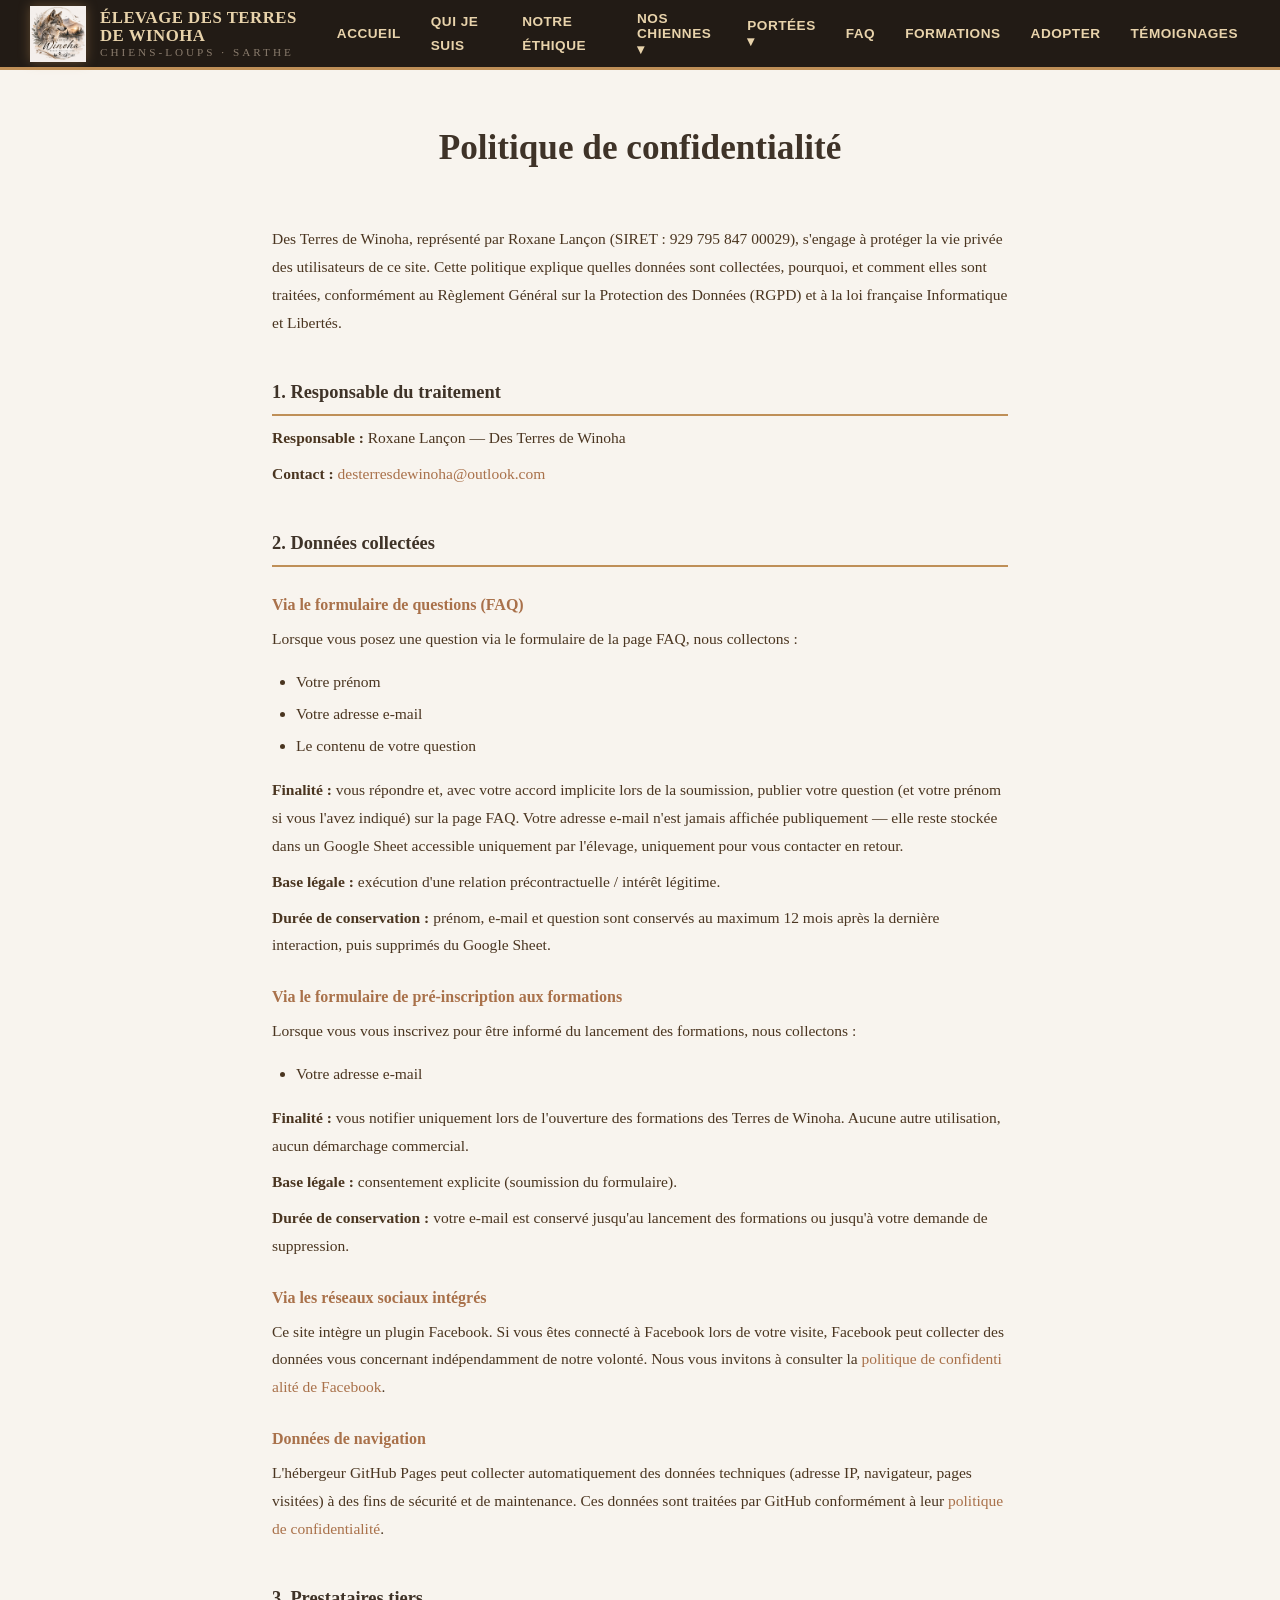
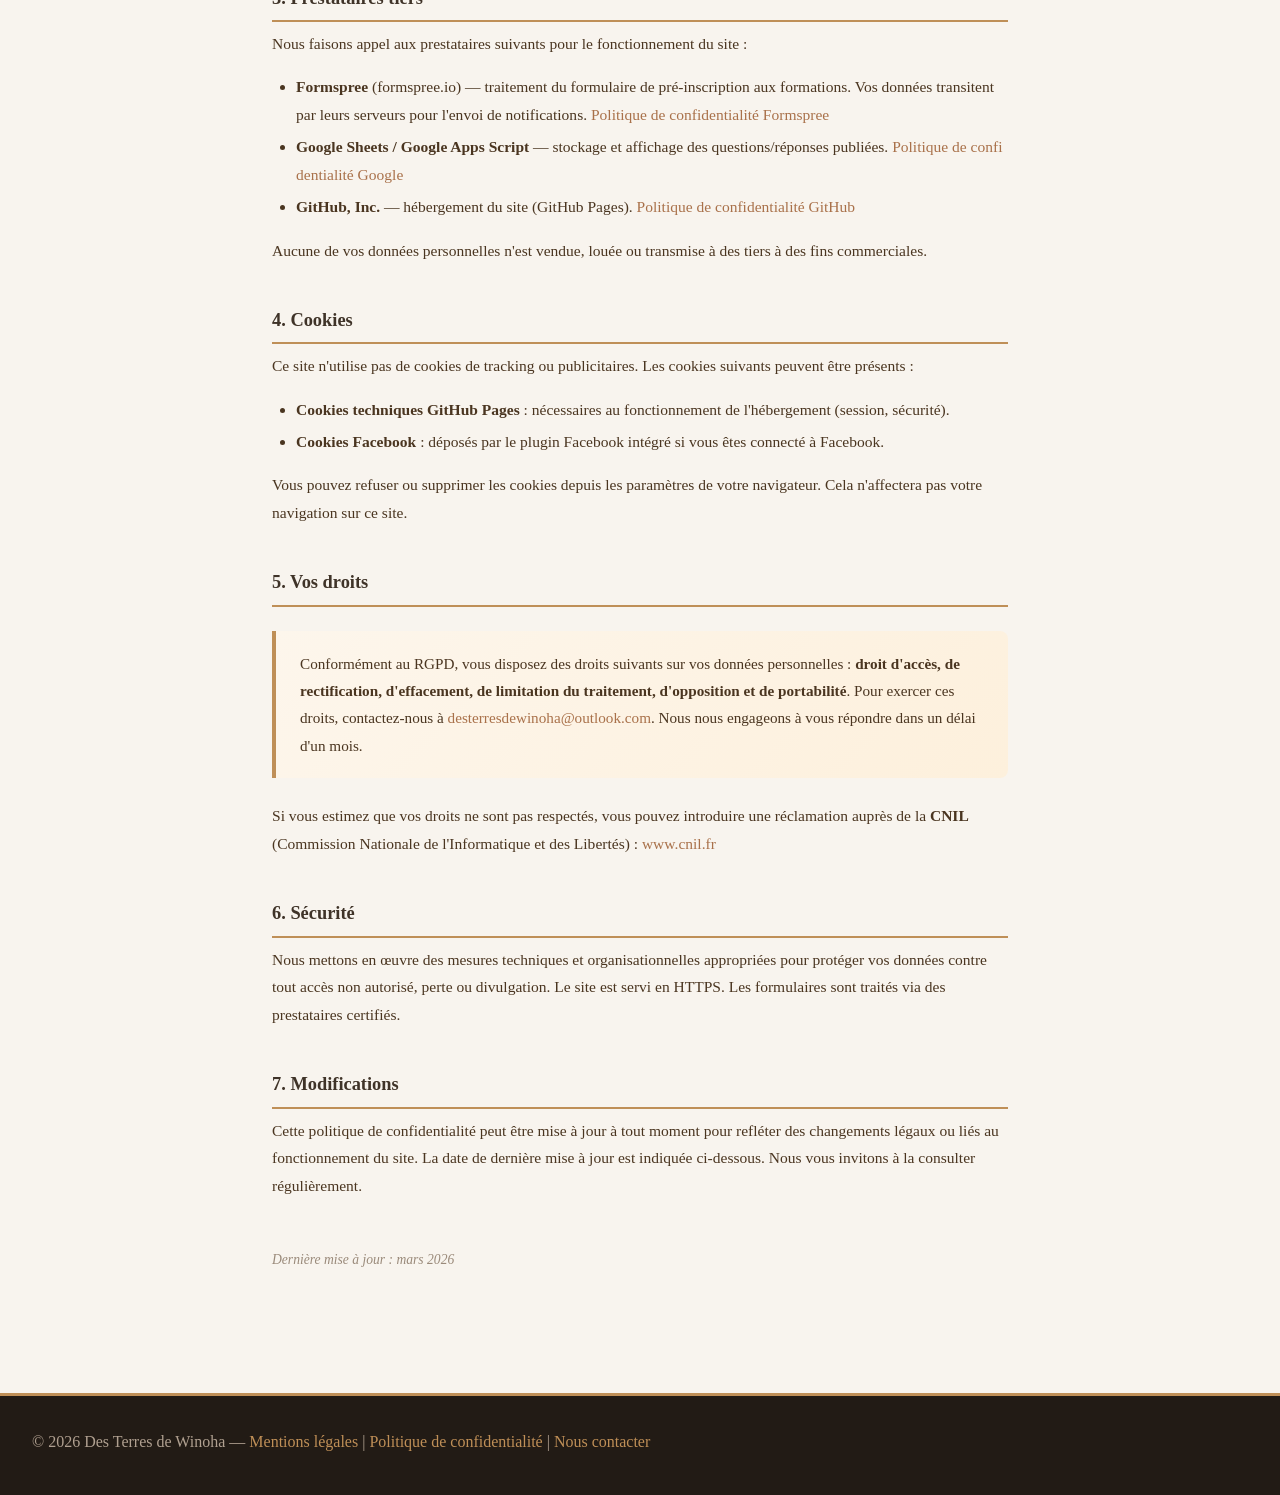
<file: politique-confidentialite.html>
<!DOCTYPE html>
<html lang="fr">
<head>
<meta charset="UTF-8">
<meta name="viewport" content="width=device-width, initial-scale=1.0">
<title>Politique de confidentialité — Des Terres de Winoha</title>
<meta name="description" content="Politique de confidentialité de l'élevage Des Terres de Winoha — traitement des données personnelles, droits des utilisateurs, RGPD.">
<link rel="stylesheet" href="style.css?v=2">
<meta property="og:type" content="website">
<meta property="og:site_name" content="Des Terres de Winoha">
<meta property="og:title" content="Politique de confidentialité — Des Terres de Winoha">
<meta property="og:description" content="Politique de confidentialité de l'élevage Des Terres de Winoha — traitement des données personnelles, droits des utilisateurs, RGPD.">
<meta property="og:image" content="https://www.desterresdewinoha.fr/photos/logo-des-terres-de-winoha.png">
<meta property="og:image:width" content="512">
<meta property="og:image:height" content="512">
<meta property="og:url" content="https://www.desterresdewinoha.fr/politique-confidentialite.html">
<meta name="twitter:card" content="summary">
<meta name="twitter:title" content="Politique de confidentialité — Des Terres de Winoha">
<meta name="twitter:description" content="Politique de confidentialité de l'élevage Des Terres de Winoha — traitement des données personnelles, droits des utilisateurs, RGPD.">
<meta name="twitter:image" content="https://www.desterresdewinoha.fr/photos/logo-des-terres-de-winoha.png">
<link rel="canonical" href="https://www.desterresdewinoha.fr/politique-confidentialite.html">
<script src="Scripts/include.js?v=2" defer></script>
<script src="Scripts/burger.js?v=2" defer></script>
</head>

<body>

<div id="site-header"></div>

<h1>Politique de confidentialité</h1>

<div class="politique-content">

  <p>Des Terres de Winoha, représenté par Roxane Lançon (SIRET : 929 795 847 00029), s'engage à protéger la vie privée des utilisateurs de ce site. Cette politique explique quelles données sont collectées, pourquoi, et comment elles sont traitées, conformément au Règlement Général sur la Protection des Données (RGPD) et à la loi française Informatique et Libertés.</p>

  <h2>1. Responsable du traitement</h2>
  <p><strong>Responsable :</strong> Roxane Lançon — Des Terres de Winoha</p>
  <p><strong>Contact :</strong> <a href="mailto:desterresdewinoha@outlook.com">desterresdewinoha@outlook.com</a></p>

  <h2>2. Données collectées</h2>

  <h3>Via le formulaire de questions (FAQ)</h3>
  <p>Lorsque vous posez une question via le formulaire de la page FAQ, nous collectons :</p>
  <ul>
    <li>Votre prénom</li>
    <li>Votre adresse e-mail</li>
    <li>Le contenu de votre question</li>
  </ul>
  <p><strong>Finalité :</strong> vous répondre et, avec votre accord implicite lors de la soumission, publier votre question (et votre prénom si vous l'avez indiqué) sur la page FAQ. Votre adresse e-mail n'est jamais affichée publiquement — elle reste stockée dans un Google Sheet accessible uniquement par l'élevage, uniquement pour vous contacter en retour.</p>
  <p><strong>Base légale :</strong> exécution d'une relation précontractuelle / intérêt légitime.</p>
  <p><strong>Durée de conservation :</strong> prénom, e-mail et question sont conservés au maximum 12 mois après la dernière interaction, puis supprimés du Google Sheet.</p>

  <h3>Via le formulaire de pré-inscription aux formations</h3>
  <p>Lorsque vous vous inscrivez pour être informé du lancement des formations, nous collectons :</p>
  <ul>
    <li>Votre adresse e-mail</li>
  </ul>
  <p><strong>Finalité :</strong> vous notifier uniquement lors de l'ouverture des formations des Terres de Winoha. Aucune autre utilisation, aucun démarchage commercial.</p>
  <p><strong>Base légale :</strong> consentement explicite (soumission du formulaire).</p>
  <p><strong>Durée de conservation :</strong> votre e-mail est conservé jusqu'au lancement des formations ou jusqu'à votre demande de suppression.</p>

  <h3>Via les réseaux sociaux intégrés</h3>
  <p>Ce site intègre un plugin Facebook. Si vous êtes connecté à Facebook lors de votre visite, Facebook peut collecter des données vous concernant indépendamment de notre volonté. Nous vous invitons à consulter la <a href="https://www.facebook.com/privacy/policy" target="_blank" rel="noopener">politique de confidentialité de Facebook</a>.</p>

  <h3>Données de navigation</h3>
  <p>L'hébergeur GitHub Pages peut collecter automatiquement des données techniques (adresse IP, navigateur, pages visitées) à des fins de sécurité et de maintenance. Ces données sont traitées par GitHub conformément à leur <a href="https://docs.github.com/en/site-policy/privacy-policies/github-privacy-statement" target="_blank" rel="noopener">politique de confidentialité</a>.</p>

  <h2>3. Prestataires tiers</h2>
  <p>Nous faisons appel aux prestataires suivants pour le fonctionnement du site :</p>
  <ul>
    <li><strong>Formspree</strong> (formspree.io) — traitement du formulaire de pré-inscription aux formations. Vos données transitent par leurs serveurs pour l'envoi de notifications. <a href="https://formspree.io/legal/privacy-policy" target="_blank" rel="noopener">Politique de confidentialité Formspree</a></li>
    <li><strong>Google Sheets / Google Apps Script</strong> — stockage et affichage des questions/réponses publiées. <a href="https://policies.google.com/privacy" target="_blank" rel="noopener">Politique de confidentialité Google</a></li>
    <li><strong>GitHub, Inc.</strong> — hébergement du site (GitHub Pages). <a href="https://docs.github.com/en/site-policy/privacy-policies/github-privacy-statement" target="_blank" rel="noopener">Politique de confidentialité GitHub</a></li>
  </ul>
  <p>Aucune de vos données personnelles n'est vendue, louée ou transmise à des tiers à des fins commerciales.</p>

  <h2>4. Cookies</h2>
  <p>Ce site n'utilise pas de cookies de tracking ou publicitaires. Les cookies suivants peuvent être présents :</p>
  <ul>
    <li><strong>Cookies techniques GitHub Pages</strong> : nécessaires au fonctionnement de l'hébergement (session, sécurité).</li>
    <li><strong>Cookies Facebook</strong> : déposés par le plugin Facebook intégré si vous êtes connecté à Facebook.</li>
  </ul>
  <p>Vous pouvez refuser ou supprimer les cookies depuis les paramètres de votre navigateur. Cela n'affectera pas votre navigation sur ce site.</p>

  <h2>5. Vos droits</h2>

  <div class="encart-droits">
    <p>Conformément au RGPD, vous disposez des droits suivants sur vos données personnelles : <strong>droit d'accès, de rectification, d'effacement, de limitation du traitement, d'opposition et de portabilité</strong>. Pour exercer ces droits, contactez-nous à <a href="mailto:desterresdewinoha@outlook.com">desterresdewinoha@outlook.com</a>. Nous nous engageons à vous répondre dans un délai d'un mois.</p>
  </div>

  <p>Si vous estimez que vos droits ne sont pas respectés, vous pouvez introduire une réclamation auprès de la <strong>CNIL</strong> (Commission Nationale de l'Informatique et des Libertés) : <a href="https://www.cnil.fr" target="_blank" rel="noopener">www.cnil.fr</a></p>

  <h2>6. Sécurité</h2>
  <p>Nous mettons en œuvre des mesures techniques et organisationnelles appropriées pour protéger vos données contre tout accès non autorisé, perte ou divulgation. Le site est servi en HTTPS. Les formulaires sont traités via des prestataires certifiés.</p>

  <h2>7. Modifications</h2>
  <p>Cette politique de confidentialité peut être mise à jour à tout moment pour refléter des changements légaux ou liés au fonctionnement du site. La date de dernière mise à jour est indiquée ci-dessous. Nous vous invitons à la consulter régulièrement.</p>

  <p style="margin-top:3rem; font-size:0.85rem; color:#9a8a7a; font-style:italic;">Dernière mise à jour : mars 2026</p>

</div>

<div id="site-footer"></div>

</body>
</html>
</file>
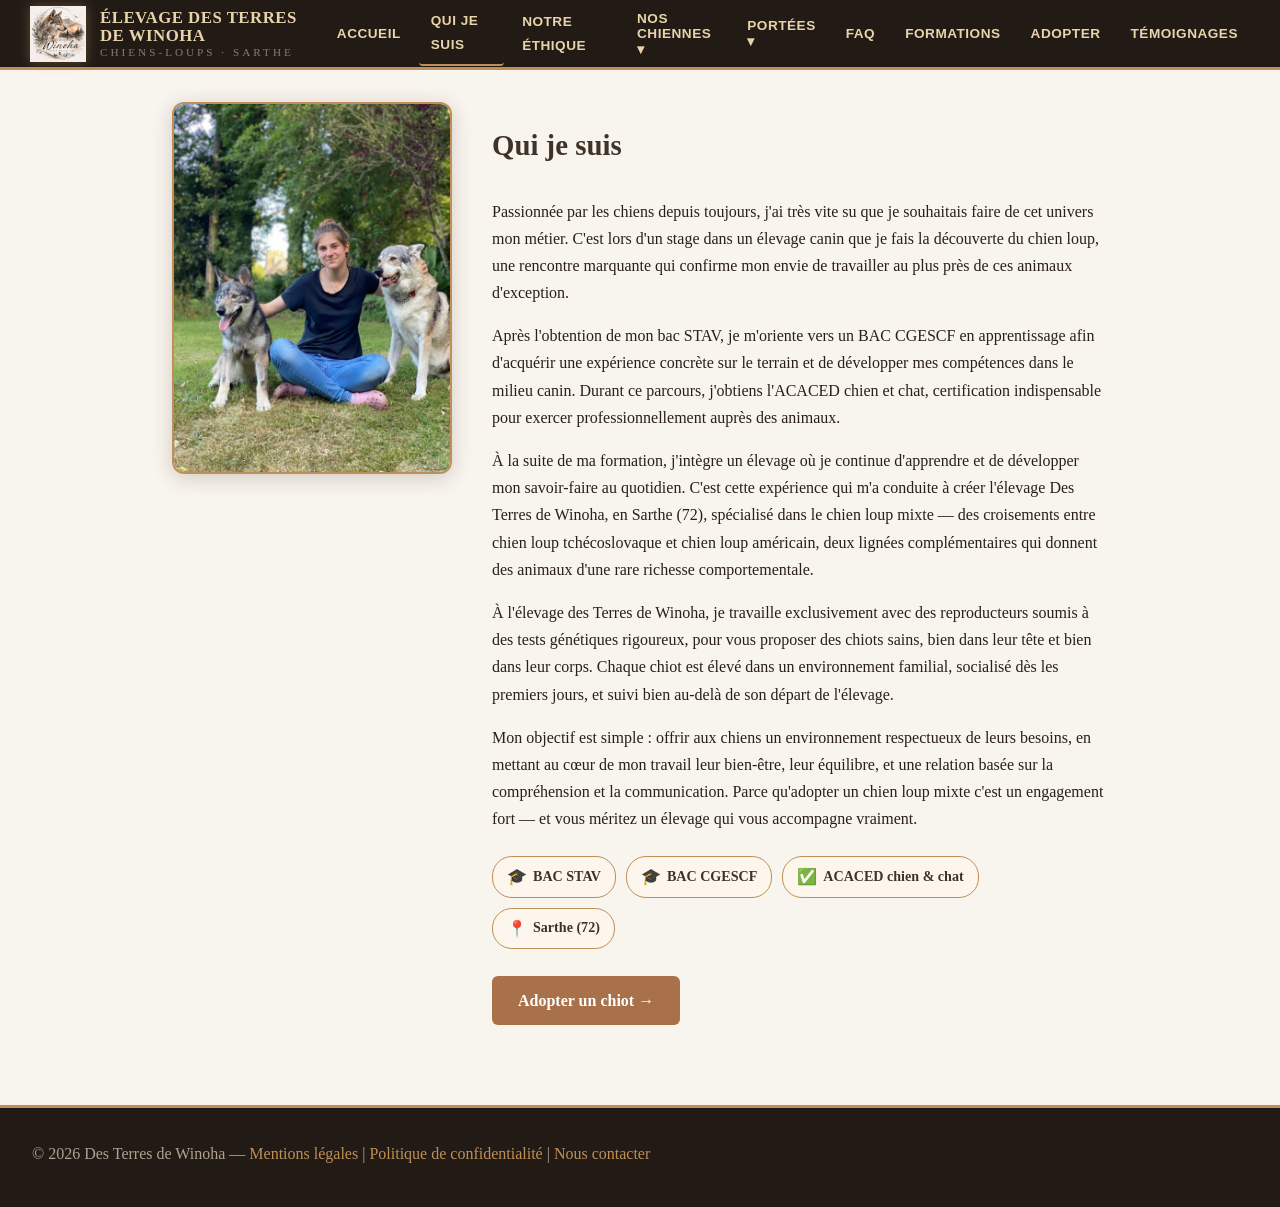
<file: qui-je-suis.html>
<!DOCTYPE html>
<html lang="fr">

<head>
<meta charset="UTF-8">
<meta name="viewport" content="width=device-width, initial-scale=1.0">
<title>Qui je suis — Roxane Lançon, éleveuse chien loup | Des Terres de Winoha</title>
<meta name="description" content="Découvrez l'éleveuse derrière l'élevage Des Terres de Winoha, élevage de chien loup mixte en Sarthe (72). Formation ACACED, tests génétiques, suivi post-adoption.">
<link rel="stylesheet" href="style.css?v=2">
<meta property="og:type" content="website">
<meta property="og:site_name" content="Des Terres de Winoha">
<meta property="og:title" content="Qui je suis — Roxane Lançon, éleveuse chien loup | Des Terres de Winoha">
<meta property="og:description" content="Découvrez l'éleveuse derrière l'élevage Des Terres de Winoha, élevage de chien loup mixte en Sarthe (72). Formation ACACED, tests génétiques, suivi post-adoption.">
<meta property="og:image" content="https://www.desterresdewinoha.fr/photos/logo-des-terres-de-winoha.png">
<meta property="og:image:width" content="512">
<meta property="og:image:height" content="512">
<meta property="og:url" content="https://www.desterresdewinoha.fr/qui-je-suis.html">
<meta name="twitter:card" content="summary">
<meta name="twitter:title" content="Qui je suis — Roxane Lançon, éleveuse chien loup | Des Terres de Winoha">
<meta name="twitter:description" content="Découvrez l'éleveuse derrière l'élevage Des Terres de Winoha, élevage de chien loup mixte en Sarthe (72). Formation ACACED, tests génétiques, suivi post-adoption.">
<meta name="twitter:image" content="https://www.desterresdewinoha.fr/photos/logo-des-terres-de-winoha.png">
<link rel="canonical" href="https://www.desterresdewinoha.fr/qui-je-suis.html">
<script src="Scripts/include.js?v=2" defer></script>
<script src="Scripts/burger.js?v=2" defer></script>
</head>

<body>

<!-- HEADER -->
<div id="site-header"></div>

<!-- CONTENU -->
<div class="page-qui-je-suis">

  <div class="qjs-contenu">

    <div class="qjs-photo">
      <img src="photos/roxane-tara-winoha-elevage-wolfpack.jpg" alt="Roxane, éleveuse aux Terres de Winoha, avec Tara et Winoha">
    </div>

    <div class="qjs-texte">
      <h1>Qui je suis</h1>

      <p>Passionnée par les chiens depuis toujours, j'ai très vite su que je souhaitais faire de cet univers mon métier. C'est lors d'un stage dans un élevage canin que je fais la découverte du chien loup, une rencontre marquante qui confirme mon envie de travailler au plus près de ces animaux d'exception.</p>

      <p>Après l'obtention de mon bac STAV, je m'oriente vers un BAC CGESCF en apprentissage afin d'acquérir une expérience concrète sur le terrain et de développer mes compétences dans le milieu canin. Durant ce parcours, j'obtiens l'ACACED chien et chat, certification indispensable pour exercer professionnellement auprès des animaux.</p>

      <p>À la suite de ma formation, j'intègre un élevage où je continue d'apprendre et de développer mon savoir-faire au quotidien. C'est cette expérience qui m'a conduite à créer l'élevage Des Terres de Winoha, en Sarthe (72), spécialisé dans le chien loup mixte — des croisements entre chien loup tchécoslovaque et chien loup américain, deux lignées complémentaires qui donnent des animaux d'une rare richesse comportementale.</p>

      <p>À l'élevage des Terres de Winoha, je travaille exclusivement avec des reproducteurs soumis à des tests génétiques rigoureux, pour vous proposer des chiots sains, bien dans leur tête et bien dans leur corps. Chaque chiot est élevé dans un environnement familial, socialisé dès les premiers jours, et suivi bien au-delà de son départ de l'élevage.</p>

      <p>Mon objectif est simple : offrir aux chiens un environnement respectueux de leurs besoins, en mettant au cœur de mon travail leur bien-être, leur équilibre, et une relation basée sur la compréhension et la communication. Parce qu'adopter un chien loup mixte c'est un engagement fort — et vous méritez un élevage qui vous accompagne vraiment.</p>

      <div class="qjs-certifications">
        <a class="certification" href="https://fr.wikipedia.org/wiki/Baccalaur%C3%A9at_sciences_et_technologies_de_l%27agronomie_et_du_vivant" target="_blank" rel="noopener" title="Baccalauréat Sciences et Technologies de l'Agronomie et du Vivant — formation agricole préparant aux métiers du vivant et de l'environnement">
          <span class="certif-icone">🎓</span>
          <span>BAC STAV</span>
        </a>
        <a class="certification" href="https://www.onisep.fr/ressources/univers-formation/formations/lycees/bac-pro-conduite-d-activites-d-elevage-et-d-hebergement-dans-le-secteur-canin-felin" target="_blank" rel="noopener" title="Bac Pro Conduite et Gestion d'une Entreprise du Secteur Canin & Félin — diplôme professionnel spécialisé dans l'élevage canin et félin">
          <span class="certif-icone">🎓</span>
          <span>BAC CGESCF</span>
        </a>
        <a class="certification" href="https://draaf.paca.agriculture.gouv.fr/l-attestation-de-connaissances-pour-les-animaux-de-compagnie-d-especes-a299.html" target="_blank" rel="noopener" title="Attestation de Connaissances pour les Animaux de Compagnie d'Espèces Domestiques — certification officielle du Ministère de l'Agriculture obligatoire pour exercer auprès des animaux">
          <span class="certif-icone">✅</span>
          <span>ACACED chien & chat</span>
        </a>
        <div class="certification">
          <span class="certif-icone">📍</span>
          <span>Sarthe (72)</span>
        </div>
      </div>

      <a href="comment-adopter.html" class="btn-adopter">Adopter un chiot →</a>

    </div>

  </div>

</div>

<!-- CHARGEMENT HEADER -->


<!-- FOOTER -->
<div id="site-footer"></div>

</body>
</html>
</file>
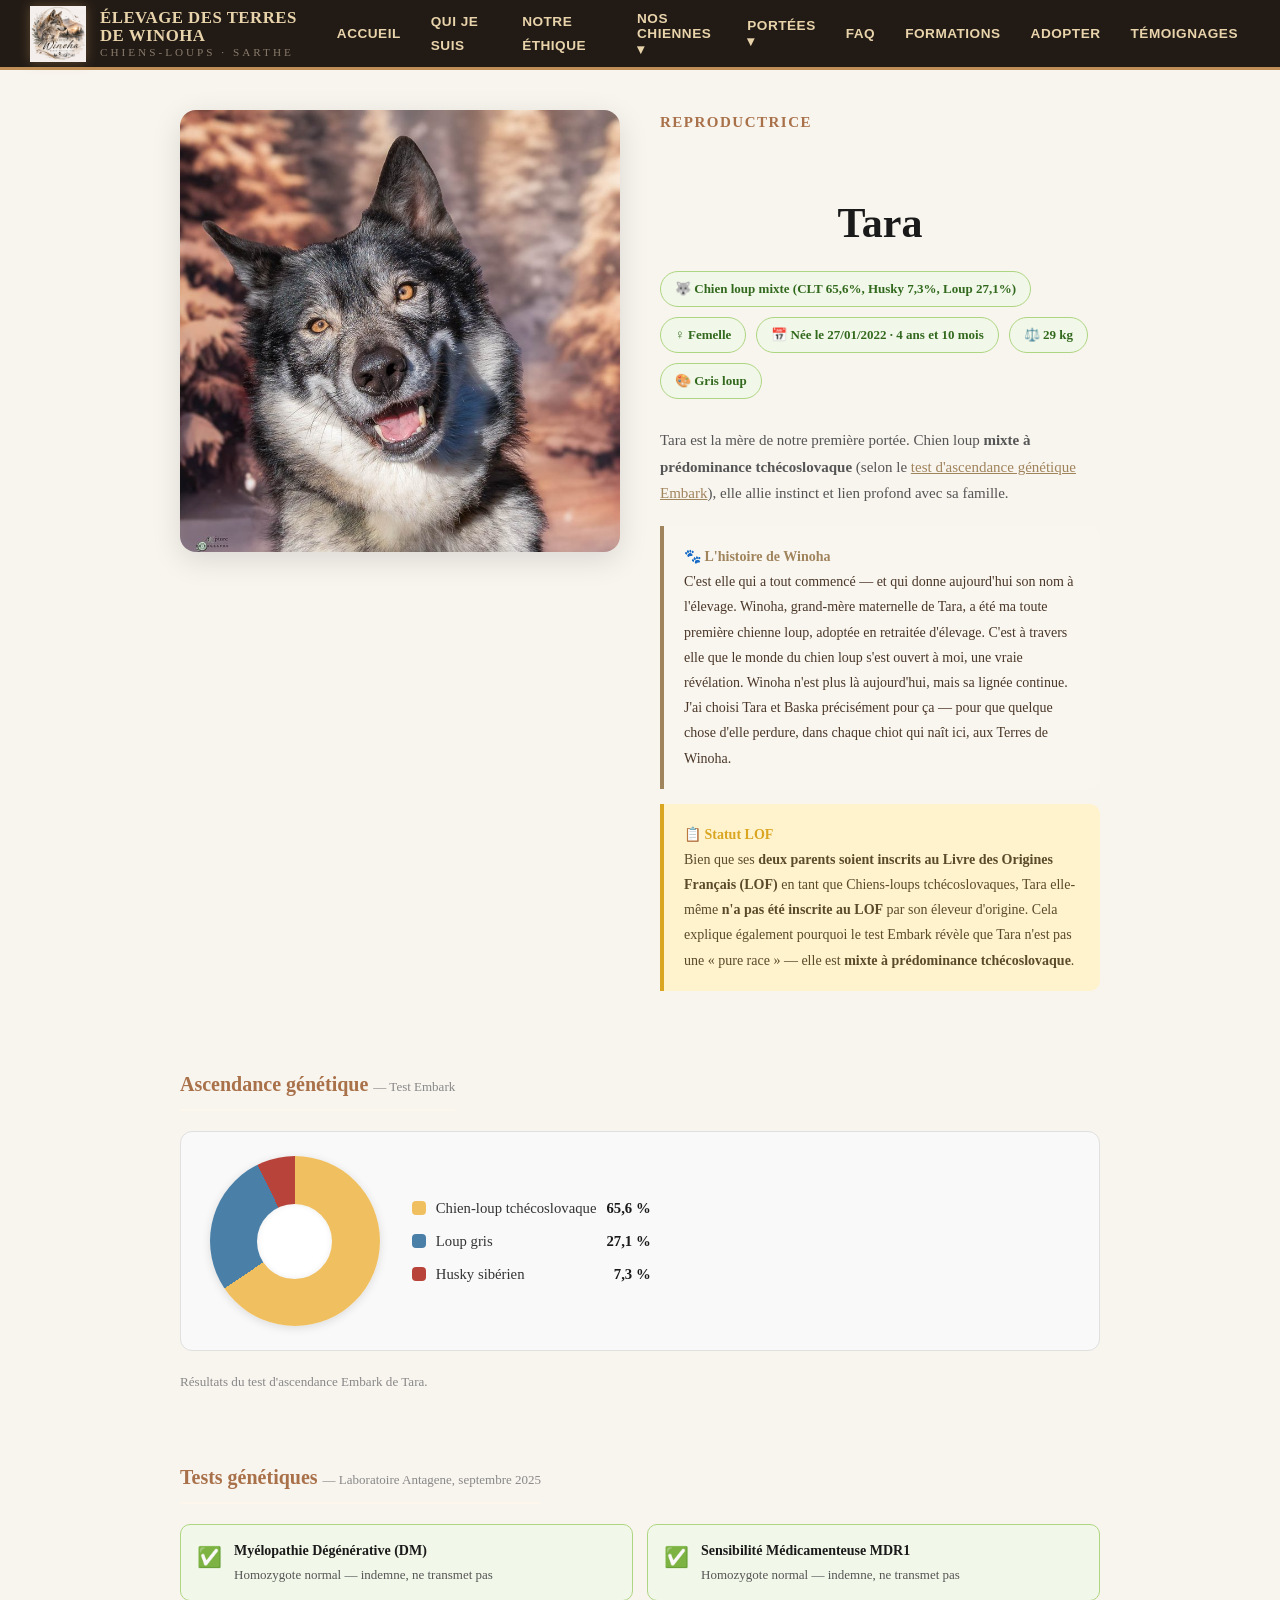
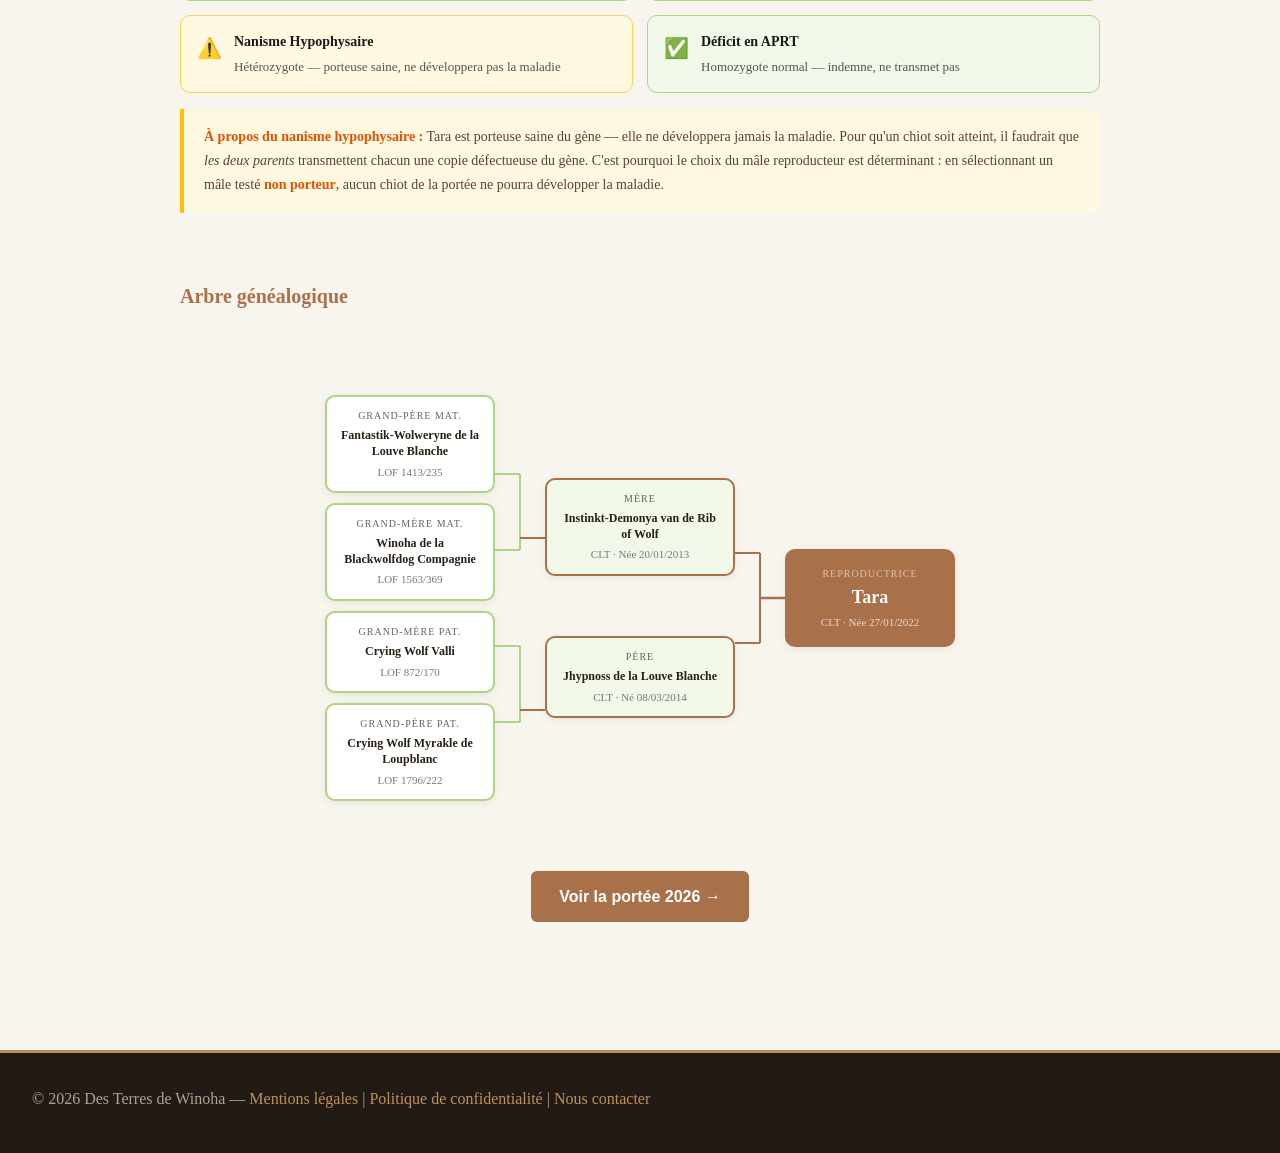
<file: Tara.html>
<!DOCTYPE html>
<html lang="fr">
<head>
<meta charset="UTF-8">
<meta name="viewport" content="width=device-width, initial-scale=1.0">
<title>Tara — Chien loup mixte à prédominance tchécoslovaque | Des Terres de Winoha</title>
<meta name="description" content="Tara, chien loup mixte à prédominance tchécoslovaque reproductrice de l'élevage Des Terres de Winoha en Sarthe. Découvrez son ascendance génétique Embark (CLT 65,6%, Husky 7,3%, Loup gris 27,1%) et ses tests génétiques complets.">
<link rel="stylesheet" href="style.css?v=2">
<meta property="og:type" content="website">
<meta property="og:site_name" content="Des Terres de Winoha">
<meta property="og:title" content="Tara — Reproductrice chien loup | Des Terres de Winoha">
<meta property="og:description" content="Tara, chien loup mixte à prédominance tchécoslovaque (CLT 65,6%, Husky 7,3%, Loup gris 27,1%) reproductrice de l'élevage Des Terres de Winoha en Sarthe. Tests génétiques Embark et Antagene.">
<meta property="og:image" content="https://www.desterresdewinoha.fr/photos/logo-des-terres-de-winoha.png">
<meta property="og:image:width" content="512">
<meta property="og:image:height" content="512">
<meta property="og:url" content="https://www.desterresdewinoha.fr/Tara.html">
<meta name="twitter:card" content="summary">
<meta name="twitter:title" content="Tara — Reproductrice chien loup | Des Terres de Winoha">
<meta name="twitter:description" content="Tara, chien loup mixte à prédominance tchécoslovaque reproductrice de l'élevage Des Terres de Winoha en Sarthe. Ascendance génétique Embark et tests Antagene.">
<meta name="twitter:image" content="https://www.desterresdewinoha.fr/photos/logo-des-terres-de-winoha.png">
<link rel="canonical" href="https://www.desterresdewinoha.fr/Tara.html">
<script src="Scripts/include.js?v=2" defer></script>
<script src="Scripts/burger.js?v=2" defer></script>
</head>
<body>

<div id="site-header"></div>

<div class="page-chien">

  <!-- HERO -->
  <div class="hero-portrait">
    <img src="photos/tara-chien-loup-tchecoslovaque-portrait-wolfpack.jpg" alt="Tara, chien loup mixte à prédominance tchécoslovaque de l'élevage Des Terres de Winoha">

    <div class="hero-infos">
      <p class="sous-titre">Reproductrice</p>
      <h1>Tara</h1>
      <div class="badges-identite">
        <span class="badge">🐺 Chien loup mixte (CLT 65,6%, Husky 7,3%, Loup 27,1%)</span>
        <span class="badge">♀ Femelle</span>
        <span class="badge">📅 Née le 27/01/2022 · <span id="age-tara"></span></span>
        <span class="badge">⚖️ 29 kg</span>
        <span class="badge">🎨 Gris loup</span>
      </div>
      <p style="color:#555; font-size:15px; line-height:1.75;">Tara est la mère de notre première portée. Chien loup <strong>mixte à prédominance tchécoslovaque</strong> (selon le <a href="#ascendance-embark" style="color:#a0845c; text-decoration:underline;">test d'ascendance génétique Embark</a>), elle allie instinct et lien profond avec sa famille.</p>

      <div style="margin-top:20px; padding:18px 20px; background:#f9f6f0; border-left:4px solid #a0845c; border-radius:0 10px 10px 0; font-size:14px; line-height:1.8; color:#4a3728;">
        <strong style="color:#a0845c;">🐾 L'histoire de Winoha</strong><br>
        C'est elle qui a tout commencé — et qui donne aujourd'hui son nom à l'élevage. Winoha, grand-mère maternelle de Tara, a été ma toute première chienne loup, adoptée en retraitée d'élevage. C'est à travers elle que le monde du chien loup s'est ouvert à moi, une vraie révélation. Winoha n'est plus là aujourd'hui, mais sa lignée continue. J'ai choisi Tara et Baska précisément pour ça — pour que quelque chose d'elle perdure, dans chaque chiot qui naît ici, aux Terres de Winoha.
      </div>

      <div style="margin-top:15px; padding:18px 20px; background:#fff3cd; border-left:4px solid #daa520; border-radius:0 10px 10px 0; font-size:14px; line-height:1.8; color:#5a4a2a;">
        <strong style="color:#daa520;">📋 Statut LOF</strong><br>
        Bien que ses <strong>deux parents soient inscrits au Livre des Origines Français (LOF)</strong> en tant que Chiens-loups tchécoslovaques, Tara elle-même <strong>n'a pas été inscrite au LOF</strong> par son éleveur d'origine. Cela explique également pourquoi le test Embark révèle que Tara n'est pas une « pure race » — elle est <strong>mixte à prédominance tchécoslovaque</strong>.
      </div>
    </div>
  </div>

  <!-- ASCENDANCE GÉNÉTIQUE EMBARK -->
  <div class="section-fiche" id="ascendance-embark">
    <h2>Ascendance génétique <span style="font-size:13px; font-weight:400; color:#888;">— Test Embark</span></h2>

    <div class="bloc-genetique-ascendance">
      <div class="camembert-genetique" style="background: conic-gradient(
        var(--gene-clt) 0% 65.6%,
        var(--gene-loup) 65.6% 92.7%,
        var(--gene-husky) 92.7% 100%
      );"></div>
      <ul class="legende-genetique">
        <li><span class="legende-pastille" style="background:var(--gene-clt);"></span> Chien-loup tchécoslovaque <span class="legende-pourcentage">65,6 %</span></li>
        <li><span class="legende-pastille" style="background:var(--gene-loup);"></span> Loup gris <span class="legende-pourcentage">27,1 %</span></li>
        <li><span class="legende-pastille" style="background:var(--gene-husky);"></span> Husky sibérien <span class="legende-pourcentage">7,3 %</span></li>
      </ul>
    </div>
    <p class="mention-ascendance">Résultats du test d'ascendance Embark de Tara.</p>
  </div>

  <!-- TESTS GÉNÉTIQUES -->
  <div class="section-fiche">
    <h2>Tests génétiques <span style="font-size:13px; font-weight:400; color:#888;">— Laboratoire Antagene, septembre 2025</span></h2>

    <div class="grille-tests">
      <div class="test-item ok">
        <div class="test-icone">✅</div>
        <div>
          <div class="test-nom">Myélopathie Dégénérative (DM)</div>
          <div class="test-resultat">Homozygote normal — indemne, ne transmet pas</div>
        </div>
      </div>
      <div class="test-item ok">
        <div class="test-icone">✅</div>
        <div>
          <div class="test-nom">Sensibilité Médicamenteuse MDR1</div>
          <div class="test-resultat">Homozygote normal — indemne, ne transmet pas</div>
        </div>
      </div>
      <div class="test-item attention">
        <div class="test-icone">⚠️</div>
        <div>
          <div class="test-nom">Nanisme Hypophysaire</div>
          <div class="test-resultat">Hétérozygote — porteuse saine, ne développera pas la maladie</div>
        </div>
      </div>
      <div class="test-item ok">
        <div class="test-icone">✅</div>
        <div>
          <div class="test-nom">Déficit en APRT</div>
          <div class="test-resultat">Homozygote normal — indemne, ne transmet pas</div>
        </div>
      </div>
    </div>

    <div class="encart-nanisme">
      <strong>À propos du nanisme hypophysaire :</strong> Tara est porteuse saine du gène — elle ne développera jamais la maladie. Pour qu'un chiot soit atteint, il faudrait que <em>les deux parents</em> transmettent chacun une copie défectueuse du gène. C'est pourquoi le choix du mâle reproducteur est déterminant : en sélectionnant un mâle testé <strong>non porteur</strong>, aucun chiot de la portée ne pourra développer la maladie.
    </div>
  </div>

  <!-- ARBRE GÉNÉALOGIQUE -->
  <div class="section-fiche">
    <h2>Arbre généalogique</h2>
    <div class="arbre-genealogique">

      <div class="arbre">

        <!-- COL GRANDS-PARENTS MATERNELS (mère de la mère / père de la mère) -->
        <div class="arbre-col col-gparents">
          <!-- Grands-parents via Demonya -->
          <div class="noeud noeud-gparent">
            <div class="noeud-label">Grand-père mat.</div>
            <div class="noeud-nom">Fantastik-Wolweryne de la Louve Blanche</div>
            <div class="noeud-detail">LOF 1413/235</div>
          </div>
          <div class="noeud noeud-gparent">
            <div class="noeud-label">Grand-mère mat.</div>
            <div class="noeud-nom">Winoha de la Blackwolfdog Compagnie</div>
            <div class="noeud-detail">LOF 1563/369</div>
          </div>
          <!-- Grands-parents via Jhypnoss -->
          <div class="noeud noeud-gparent">
            <div class="noeud-label">Grand-mère pat.</div>
            <div class="noeud-nom">Crying Wolf Valli</div>
            <div class="noeud-detail">LOF 872/170</div>
          </div>
          <div class="noeud noeud-gparent">
            <div class="noeud-label">Grand-père pat.</div>
            <div class="noeud-nom">Crying Wolf Myrakle de Loupblanc</div>
            <div class="noeud-detail">LOF 1796/222</div>
          </div>
        </div>

        <!-- CONNECTEUR grands-parents → parents -->
        <svg class="connecteur" width="50" height="340" viewBox="0 0 50 340">
          <!-- Ligne grand-mère mat → mère -->
          <line x1="0" y1="46" x2="25" y2="46" stroke="#aed581" stroke-width="2"/>
          <line x1="25" y1="46" x2="25" y2="110" stroke="#aed581" stroke-width="2"/>
          <!-- Ligne grand-père mat → mère -->
          <line x1="0" y1="122" x2="25" y2="122" stroke="#aed581" stroke-width="2"/>
          <line x1="25" y1="122" x2="25" y2="110" stroke="#aed581" stroke-width="2"/>
          <!-- Ligne vers mère -->
          <line x1="25" y1="110" x2="50" y2="110" stroke="var(--orange)" stroke-width="2"/>

          <!-- Ligne grand-mère pat → père -->
          <line x1="0" y1="218" x2="25" y2="218" stroke="#aed581" stroke-width="2"/>
          <line x1="25" y1="218" x2="25" y2="282" stroke="#aed581" stroke-width="2"/>
          <!-- Ligne grand-père pat → père -->
          <line x1="0" y1="294" x2="25" y2="294" stroke="#aed581" stroke-width="2"/>
          <line x1="25" y1="294" x2="25" y2="282" stroke="#aed581" stroke-width="2"/>
          <!-- Ligne vers père -->
          <line x1="25" y1="282" x2="50" y2="282" stroke="var(--orange)" stroke-width="2"/>
        </svg>

        <!-- COL PARENTS -->
        <div class="arbre-col col-parents">
          <div class="noeud noeud-parent">
            <div class="noeud-label">Mère</div>
            <div class="noeud-nom">Instinkt-Demonya van de Rib of Wolf</div>
            <div class="noeud-detail">CLT · Née 20/01/2013</div>
          </div>
          <div class="noeud noeud-parent">
            <div class="noeud-label">Père</div>
            <div class="noeud-nom">Jhypnoss de la Louve Blanche</div>
            <div class="noeud-detail">CLT · Né 08/03/2014</div>
          </div>
        </div>

        <!-- CONNECTEUR parents → Tara -->
        <svg class="connecteur" width="50" height="200" viewBox="0 0 50 200">
          <line x1="0" y1="55" x2="25" y2="55" stroke="var(--orange)" stroke-width="2"/>
          <line x1="25" y1="55" x2="25" y2="100" stroke="var(--orange)" stroke-width="2"/>
          <line x1="0" y1="145" x2="25" y2="145" stroke="var(--orange)" stroke-width="2"/>
          <line x1="25" y1="145" x2="25" y2="100" stroke="var(--orange)" stroke-width="2"/>
          <line x1="25" y1="100" x2="50" y2="100" stroke="var(--orange)" stroke-width="2.5"/>
        </svg>

        <!-- COL TARA -->
        <div class="arbre-col col-tara">
          <div class="noeud noeud-tara">
            <div class="noeud-label">Reproductrice</div>
            <div class="noeud-nom">Tara</div>
            <div class="noeud-detail">CLT · Née 27/01/2022</div>
          </div>
        </div>

      </div>
    </div>
  </div>

  <!-- CTA -->
  <div style="text-align:center; margin-top:20px;">
    <a href="portee2026.html" class="btn-principal">Voir la portée 2026 →</a>
  </div>

</div>


<script>
// Calcule un âge lisible (ans/mois) à partir d'une date de naissance
function calculerAgeLisible(dateNaissanceISO) {
  var naissance = new Date(dateNaissanceISO);
  var maintenant = new Date();
  var annees = maintenant.getFullYear() - naissance.getFullYear();
  var mois = maintenant.getMonth() - naissance.getMonth();
  if (maintenant.getDate() < naissance.getDate()) mois--;
  if (mois < 0) { annees--; mois += 12; }
  if (annees <= 0) return mois + ' mois';
  if (mois === 0) return annees + ' an' + (annees > 1 ? 's' : '');
  return annees + ' an' + (annees > 1 ? 's' : '') + ' et ' + mois + ' mois';
}
document.addEventListener('DOMContentLoaded', function () {
  var elAge = document.getElementById('age-tara');
  if (elAge) elAge.textContent = calculerAgeLisible('2022-01-27');
});
</script>

<div id="site-footer"></div>

</body>
</html>
</file>
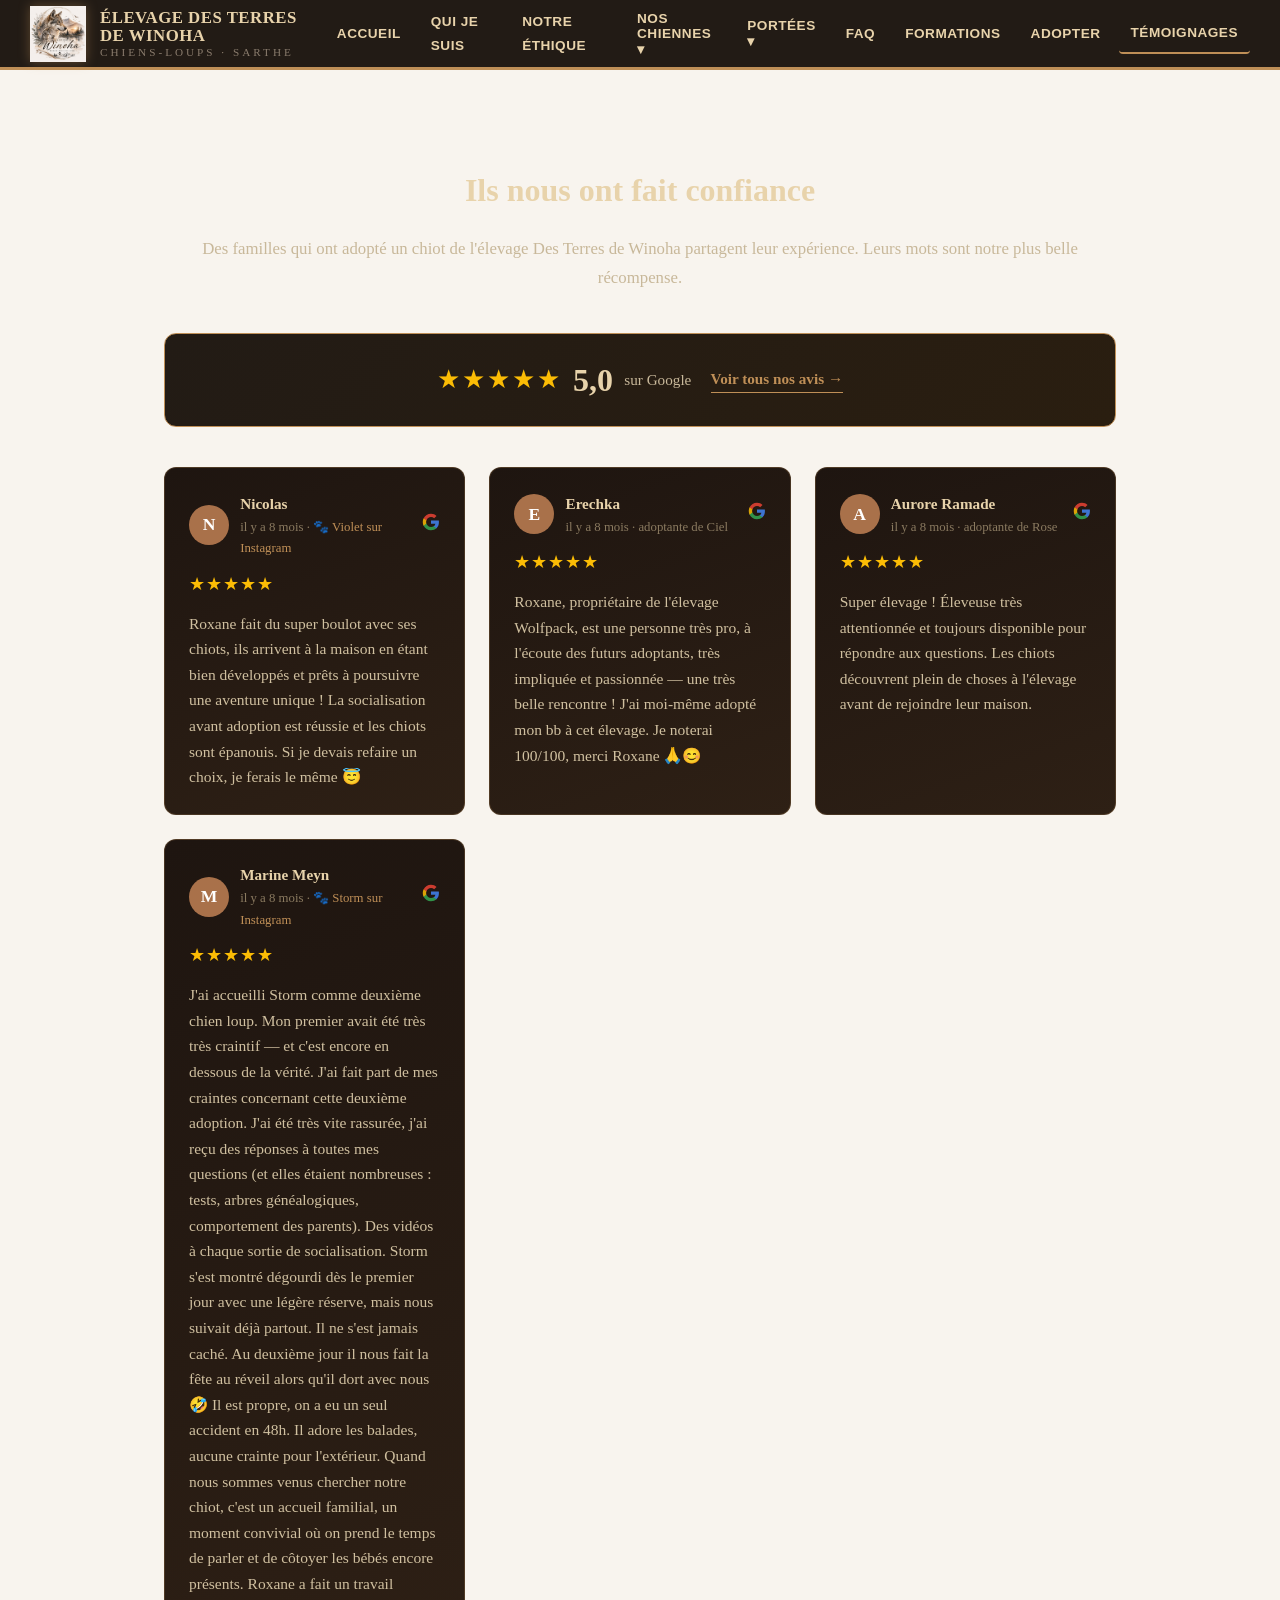
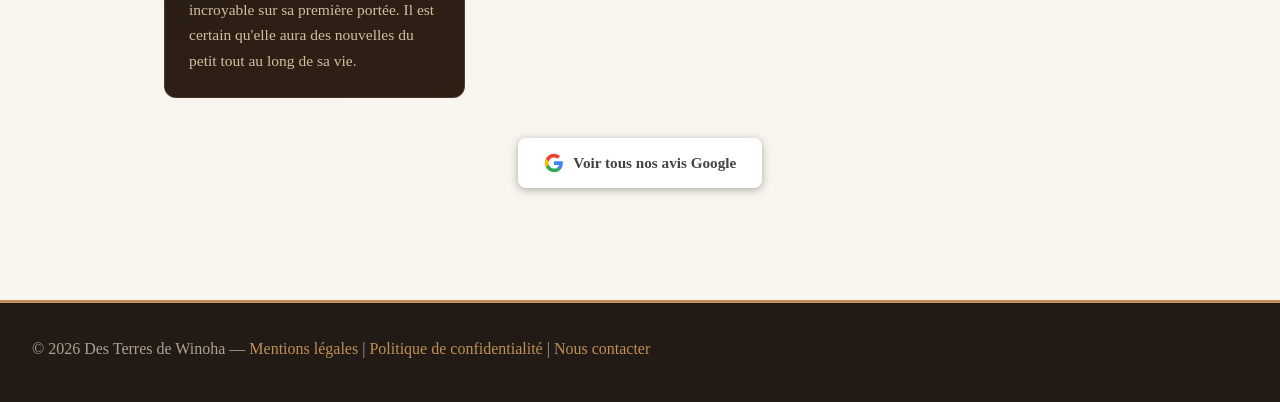
<file: temoignages.html>
<!DOCTYPE html>
<html lang="fr">

<head>
<meta charset="UTF-8">
<meta name="description" content="Retours des familles ayant adopté un chiot chien loup mixte à l'élevage des Terres de Winoha en Sarthe (72). Avis, expériences et vie avec un chien loup.">
<meta name="viewport" content="width=device-width, initial-scale=1.0">
<title>Témoignages des familles adoptantes | Des Terres de Winoha</title>
<link rel="stylesheet" href="style.css?v=2">
<meta property="og:type" content="website">
<meta property="og:site_name" content="Des Terres de Winoha">
<meta property="og:title" content="Témoignages des familles adoptantes | Des Terres de Winoha">
<meta property="og:description" content="Retours des familles ayant adopté un chiot chien loup mixte à l'élevage des Terres de Winoha en Sarthe (72). Avis, expériences et vie avec un chien loup.">
<meta property="og:image" content="https://www.desterresdewinoha.fr/photos/logo-des-terres-de-winoha.png">
<meta property="og:image:width" content="512">
<meta property="og:image:height" content="512">
<meta property="og:url" content="https://www.desterresdewinoha.fr/temoignages.html">
<meta name="twitter:card" content="summary">
<meta name="twitter:title" content="Témoignages des familles adoptantes | Des Terres de Winoha">
<meta name="twitter:description" content="Retours des familles ayant adopté un chiot chien loup mixte à l'élevage des Terres de Winoha en Sarthe (72). Avis, expériences et vie avec un chien loup.">
<meta name="twitter:image" content="https://www.desterresdewinoha.fr/photos/logo-des-terres-de-winoha.png">
<link rel="canonical" href="https://www.desterresdewinoha.fr/temoignages.html">
<script src="Scripts/include.js?v=2" defer></script>
<script src="Scripts/burger.js?v=2" defer></script>
</head>

<body>

<!-- HEADER -->
<div id="site-header"></div>

<!-- CONTENU -->
<div class="page-temoignages">

  <h1>Ils nous ont fait confiance</h1>
  <p class="intro-temoignages">Des familles qui ont adopté un chiot de l'élevage Des Terres de Winoha partagent leur expérience. Leurs mots sont notre plus belle récompense.</p>

  <!-- NOTE GOOGLE -->
  <div class="google-note-globale">
    <div class="google-note-etoiles">★★★★★</div>
    <div class="google-note-chiffre">5,0</div>
    <div class="google-note-label">sur Google</div>
    <a href="https://www.google.com/search?q=Elevage+Des+Terres+de+Winoha+Avis" target="_blank" rel="noopener" class="google-note-lien">Voir tous nos avis →</a>
  </div>

  <!-- GRILLE AVIS GOOGLE -->
  <div class="grille-avis-google">

    <!-- AVIS — Nicolas -->
    <div class="carte-avis-google">
      <div class="avis-header">
        <div class="avis-avatar">N</div>
        <div class="avis-auteur-bloc">
          <span class="avis-auteur">Nicolas</span>
          <span class="avis-date" data-depuis="2026-04-04">· <a href="https://www.instagram.com/nicowildpack/" target="_blank" rel="noopener" class="avis-insta">🐾 Violet sur Instagram</a></span>
        </div>
        <div class="avis-google-logo">
          <svg width="18" height="18" viewBox="0 0 24 24" fill="none" xmlns="http://www.w3.org/2000/svg"><path d="M22.56 12.25c0-.78-.07-1.53-.2-2.25H12v4.26h5.92c-.26 1.37-1.04 2.53-2.21 3.31v2.77h3.57c2.08-1.92 3.28-4.74 3.28-8.09z" fill="#4285F4"/><path d="M12 23c2.97 0 5.46-.98 7.28-2.66l-3.57-2.77c-.98.66-2.23 1.06-3.71 1.06-2.86 0-5.29-1.93-6.16-4.53H2.18v2.84C3.99 20.53 7.7 23 12 23z" fill="#34A853"/><path d="M5.84 14.09c-.22-.66-.35-1.36-.35-2.09s.13-1.43.35-2.09V7.07H2.18C1.43 8.55 1 10.22 1 12s.43 3.45 1.18 4.93l3.66-2.84z" fill="#FBBC05"/><path d="M12 5.38c1.62 0 3.06.56 4.21 1.64l3.15-3.15C17.45 2.09 14.97 1 12 1 7.7 1 3.99 3.47 2.18 7.07l3.66 2.84c.87-2.6 3.3-4.53 6.16-4.53z" fill="#EA4335"/></svg>
        </div>
      </div>
      <div class="avis-etoiles">★★★★★</div>
      <p class="avis-texte">Roxane fait du super boulot avec ses chiots, ils arrivent à la maison en étant bien développés et prêts à poursuivre une aventure unique ! La socialisation avant adoption est réussie et les chiots sont épanouis. Si je devais refaire un choix, je ferais le même 😇</p>
    </div>

    <!-- AVIS — Erechka -->
    <div class="carte-avis-google">
      <div class="avis-header">
        <div class="avis-avatar">E</div>
        <div class="avis-auteur-bloc">
          <span class="avis-auteur">Erechka</span>
          <span class="avis-date" data-depuis="2026-04-04">· adoptante de Ciel</span>
        </div>
        <div class="avis-google-logo">
          <svg width="18" height="18" viewBox="0 0 24 24" fill="none" xmlns="http://www.w3.org/2000/svg"><path d="M22.56 12.25c0-.78-.07-1.53-.2-2.25H12v4.26h5.92c-.26 1.37-1.04 2.53-2.21 3.31v2.77h3.57c2.08-1.92 3.28-4.74 3.28-8.09z" fill="#4285F4"/><path d="M12 23c2.97 0 5.46-.98 7.28-2.66l-3.57-2.77c-.98.66-2.23 1.06-3.71 1.06-2.86 0-5.29-1.93-6.16-4.53H2.18v2.84C3.99 20.53 7.7 23 12 23z" fill="#34A853"/><path d="M5.84 14.09c-.22-.66-.35-1.36-.35-2.09s.13-1.43.35-2.09V7.07H2.18C1.43 8.55 1 10.22 1 12s.43 3.45 1.18 4.93l3.66-2.84z" fill="#FBBC05"/><path d="M12 5.38c1.62 0 3.06.56 4.21 1.64l3.15-3.15C17.45 2.09 14.97 1 12 1 7.7 1 3.99 3.47 2.18 7.07l3.66 2.84c.87-2.6 3.3-4.53 6.16-4.53z" fill="#EA4335"/></svg>
        </div>
      </div>
      <div class="avis-etoiles">★★★★★</div>
      <p class="avis-texte">Roxane, propriétaire de l'élevage Wolfpack, est une personne très pro, à l'écoute des futurs adoptants, très impliquée et passionnée — une très belle rencontre ! J'ai moi-même adopté mon bb à cet élevage. Je noterai 100/100, merci Roxane 🙏😊</p>
    </div>

    <!-- AVIS — Aurore RAMADE -->
    <div class="carte-avis-google">
      <div class="avis-header">
        <div class="avis-avatar">A</div>
        <div class="avis-auteur-bloc">
          <span class="avis-auteur">Aurore Ramade</span>
          <span class="avis-date" data-depuis="2026-03-28">· adoptante de Rose</span>
        </div>
        <div class="avis-google-logo">
          <svg width="18" height="18" viewBox="0 0 24 24" fill="none" xmlns="http://www.w3.org/2000/svg"><path d="M22.56 12.25c0-.78-.07-1.53-.2-2.25H12v4.26h5.92c-.26 1.37-1.04 2.53-2.21 3.31v2.77h3.57c2.08-1.92 3.28-4.74 3.28-8.09z" fill="#4285F4"/><path d="M12 23c2.97 0 5.46-.98 7.28-2.66l-3.57-2.77c-.98.66-2.23 1.06-3.71 1.06-2.86 0-5.29-1.93-6.16-4.53H2.18v2.84C3.99 20.53 7.7 23 12 23z" fill="#34A853"/><path d="M5.84 14.09c-.22-.66-.35-1.36-.35-2.09s.13-1.43.35-2.09V7.07H2.18C1.43 8.55 1 10.22 1 12s.43 3.45 1.18 4.93l3.66-2.84z" fill="#FBBC05"/><path d="M12 5.38c1.62 0 3.06.56 4.21 1.64l3.15-3.15C17.45 2.09 14.97 1 12 1 7.7 1 3.99 3.47 2.18 7.07l3.66 2.84c.87-2.6 3.3-4.53 6.16-4.53z" fill="#EA4335"/></svg>
        </div>
      </div>
      <div class="avis-etoiles">★★★★★</div>
      <p class="avis-texte">Super élevage ! Éleveuse très attentionnée et toujours disponible pour répondre aux questions. Les chiots découvrent plein de choses à l'élevage avant de rejoindre leur maison.</p>
    </div>

    <!-- AVIS — Marine Meyn -->
    <div class="carte-avis-google">
      <div class="avis-header">
        <div class="avis-avatar">M</div>
        <div class="avis-auteur-bloc">
          <span class="avis-auteur">Marine Meyn</span>
          <span class="avis-date" data-depuis="2026-04-04">· <a href="https://www.instagram.com/meyn_le_saarloos" target="_blank" rel="noopener" class="avis-insta">🐾 Storm sur Instagram</a></span>
        </div>
        <div class="avis-google-logo">
          <svg width="18" height="18" viewBox="0 0 24 24" fill="none" xmlns="http://www.w3.org/2000/svg"><path d="M22.56 12.25c0-.78-.07-1.53-.2-2.25H12v4.26h5.92c-.26 1.37-1.04 2.53-2.21 3.31v2.77h3.57c2.08-1.92 3.28-4.74 3.28-8.09z" fill="#4285F4"/><path d="M12 23c2.97 0 5.46-.98 7.28-2.66l-3.57-2.77c-.98.66-2.23 1.06-3.71 1.06-2.86 0-5.29-1.93-6.16-4.53H2.18v2.84C3.99 20.53 7.7 23 12 23z" fill="#34A853"/><path d="M5.84 14.09c-.22-.66-.35-1.36-.35-2.09s.13-1.43.35-2.09V7.07H2.18C1.43 8.55 1 10.22 1 12s.43 3.45 1.18 4.93l3.66-2.84z" fill="#FBBC05"/><path d="M12 5.38c1.62 0 3.06.56 4.21 1.64l3.15-3.15C17.45 2.09 14.97 1 12 1 7.7 1 3.99 3.47 2.18 7.07l3.66 2.84c.87-2.6 3.3-4.53 6.16-4.53z" fill="#EA4335"/></svg>
        </div>
      </div>
      <div class="avis-etoiles">★★★★★</div>
      <p class="avis-texte">J'ai accueilli Storm comme deuxième chien loup. Mon premier avait été très très craintif — et c'est encore en dessous de la vérité. J'ai fait part de mes craintes concernant cette deuxième adoption. J'ai été très vite rassurée, j'ai reçu des réponses à toutes mes questions (et elles étaient nombreuses : tests, arbres généalogiques, comportement des parents). Des vidéos à chaque sortie de socialisation. Storm s'est montré dégourdi dès le premier jour avec une légère réserve, mais nous suivait déjà partout. Il ne s'est jamais caché. Au deuxième jour il nous fait la fête au réveil alors qu'il dort avec nous 🤣 Il est propre, on a eu un seul accident en 48h. Il adore les balades, aucune crainte pour l'extérieur. Quand nous sommes venus chercher notre chiot, c'est un accueil familial, un moment convivial où on prend le temps de parler et de côtoyer les bébés encore présents. Roxane a fait un travail incroyable sur sa première portée. Il est certain qu'elle aura des nouvelles du petit tout au long de sa vie.</p>
    </div>

  </div>

  <div class="google-cta-wrapper">
    <a href="https://www.google.com/search?q=Elevage+Des+Terres+de+Winoha+Avis" target="_blank" rel="noopener" class="btn-google-avis">
      <svg width="20" height="20" viewBox="0 0 24 24" fill="none" xmlns="http://www.w3.org/2000/svg"><path d="M22.56 12.25c0-.78-.07-1.53-.2-2.25H12v4.26h5.92c-.26 1.37-1.04 2.53-2.21 3.31v2.77h3.57c2.08-1.92 3.28-4.74 3.28-8.09z" fill="#4285F4"/><path d="M12 23c2.97 0 5.46-.98 7.28-2.66l-3.57-2.77c-.98.66-2.23 1.06-3.71 1.06-2.86 0-5.29-1.93-6.16-4.53H2.18v2.84C3.99 20.53 7.7 23 12 23z" fill="#34A853"/><path d="M5.84 14.09c-.22-.66-.35-1.36-.35-2.09s.13-1.43.35-2.09V7.07H2.18C1.43 8.55 1 10.22 1 12s.43 3.45 1.18 4.93l3.66-2.84z" fill="#FBBC05"/><path d="M12 5.38c1.62 0 3.06.56 4.21 1.64l3.15-3.15C17.45 2.09 14.97 1 12 1 7.7 1 3.99 3.47 2.18 7.07l3.66 2.84c.87-2.6 3.3-4.53 6.16-4.53z" fill="#EA4335"/></svg>
      Voir tous nos avis Google
    </a>
  </div>

</div>

<!-- CHARGEMENT HEADER -->


<!-- FOOTER -->
<script>
  document.querySelectorAll('.avis-date[data-depuis]').forEach(function(el) {
    var date = new Date(el.getAttribute('data-depuis'));
    var now = new Date();
    var jours = Math.floor((now - date) / (1000 * 60 * 60 * 24));
    var texte;
    if (jours < 7)         texte = 'il y a ' + jours + ' jour' + (jours > 1 ? 's' : '');
    else if (jours < 30)   texte = 'il y a ' + Math.floor(jours / 7) + ' semaine' + (Math.floor(jours / 7) > 1 ? 's' : '');
    else if (jours < 365)  texte = 'il y a ' + Math.floor(jours / 30) + ' mois';
    else                   texte = 'il y a ' + Math.floor(jours / 365) + ' an' + (Math.floor(jours / 365) > 1 ? 's' : '');
    el.prepend(texte + ' ');
  });
</script>

<div id="site-footer"></div>

</body>
</html>
</file>
<file: style.css>
/* ============================================================
   DES TERRES DE WINOHA — Identité visuelle 2026 (v2)
   Palette inspirée du nouveau logo — aquarelle sépia chaude
   Palette :
     --noir       : #221b15   (encre profonde, fond header)
     --brun-loup  : #3f3328   (brun terre du pelage, marque)
     --orange     : #a9714a   (terracotta chaud, boutons/CTA)
     --or         : #bf8f57   (or-brun doux, accents)
     --or-clair   : #e8d3ab   (beige doré clair, halos/badges)
     --gris-loup  : #8a7c6d   (taupe neutre, sous-titres)
     --blanc-neige: #f8f4ee   (fond crème chaud)
     --vert-foret : #5c6b4a   (sauge discret, indicateurs positifs)
     --texte      : #2a2016   (texte principal)
   ============================================================ */

:root {
  --noir:        #221b15;
  --brun-loup:   #3f3328;
  --orange:      #a9714a;
  --or:          #bf8f57;
  --or-clair:    #e8d3ab;
  --gris-loup:   #8a7c6d;
  --blanc-neige: #f8f4ee;
  --vert-foret:  #5c6b4a;
  --texte:       #2a2016;
  --fond-clair:  #fdf9f3;
  --fond-card:   #fdf9f3;
}

/* ==================== BASE ==================== */

*, *::before, *::after { box-sizing: border-box; }

html { scroll-behavior: smooth; }

body {
  font-family: Georgia, 'Times New Roman', serif;
  margin: 0;
  background: var(--blanc-neige);
  color: var(--texte);
  line-height: 1.7;
}

h1, h2, h3, h4 {
  font-family: Georgia, serif;
  color: var(--brun-loup);
}

h1 {
  font-size: 2.2rem;
  text-align: center;
  padding: 1.5rem 1rem 0.5rem;
  color: var(--brun-loup);
}

h2 {
  font-size: 1.5rem;
  border-bottom: 2px solid var(--or);
  padding-bottom: 6px;
  display: inline-block;
}

a { color: var(--orange); text-decoration: none; }
a:hover { color: var(--or); text-decoration: underline; }

/* ==================== HEADER ==================== */

header {
  background: var(--noir);
  padding: 0 30px;
  display: flex;
  justify-content: space-between;
  align-items: center;
  position: relative;
  z-index: 100;
  border-bottom: 3px solid var(--or);
  min-height: 70px;
}

.header-logo {
  display: flex;
  align-items: center;
  gap: 14px;
  text-decoration: none;
}

.header-logo img {
  height: 56px;
  width: 56px;
  object-fit: contain;
  filter: drop-shadow(0 0 6px rgba(191,143,87,0.4));
}

.header-logo-text {
  display: flex;
  flex-direction: column;
  line-height: 1.1;
}

.header-logo-text .logo-title {
  font-family: Georgia, serif;
  font-size: 1.05rem;
  font-weight: bold;
  color: var(--or-clair);
  letter-spacing: 0.5px;
  text-transform: uppercase;
  max-width: 260px;
}

.header-logo-text .logo-subtitle {
  font-size: 0.7rem;
  color: var(--gris-loup);
  letter-spacing: 3px;
  text-transform: uppercase;
}

/* ==================== NAVIGATION ==================== */

/* Wrapper de scroll mobile (neutre sur desktop) */
.nav-scroll-wrapper {
  display: contents;
}

nav {
  display: flex;
  align-items: center;
  gap: 6px;
}

nav a, .dropbtn {
  text-decoration: none;
  color: var(--or-clair);
  font-weight: bold;
  font-family: Arial, sans-serif;
  font-size: 0.85rem;
  letter-spacing: 0.5px;
  text-transform: uppercase;
  padding: 8px 12px;
  border-radius: 4px;
  transition: background 0.2s, color 0.2s;
  background: none;
  border: none;
  cursor: pointer;
  text-align: left;
}

nav a:hover, .dropbtn:hover {
  background: rgba(191,143,87,0.15);
  color: var(--or);
  text-decoration: none;
}

/* Dropdowns — le panel est géré par #dd-panel dans le HTML + burger.js */
.nav-dropdown { position: relative; }

/* ==================== HERO / BANNIÈRE ==================== */

.hero-banniere {
  width: 100%;
  height: 420px;
  position: relative;
  overflow: hidden;
}

.hero-banniere img {
  width: 100%;
  height: 100%;
  object-fit: cover;
  object-position: center 30%;
}

.hero-banniere-overlay {
  position: absolute;
  inset: 0;
  background: linear-gradient(
    to bottom,
    rgba(26,20,16,0.2) 0%,
    rgba(26,20,16,0.1) 30%,
    rgba(26,20,16,0.7) 70%,
    rgba(26,20,16,0.92) 100%
  );
  display: flex;
  flex-direction: column;
  align-items: center;
  justify-content: flex-end;
  padding-bottom: 40px;
  text-align: center;
}

.hero-banniere-overlay h1 {
  color: var(--or-clair);
  font-size: 2.8rem;
  text-shadow: 0 2px 12px rgba(0,0,0,0.7);
  margin: 0 0 8px;
  padding: 0;          /* annule le padding global du h1 */
  text-align: center;
}

.hero-banniere-overlay p {
  color: #e8d5b0;
  font-size: 1.1rem;
  text-shadow: 0 1px 6px rgba(0,0,0,0.6);
  margin: 0;
}

/* ==================== HERO CHIEN (fiches Tara etc.) ==================== */

.hero-chien {
  width: 100%;
  height: 320px;
  position: relative;
  overflow: hidden;
}

.hero-chien img {
  width: 100%;
  height: 100%;
  object-fit: cover;
  object-position: center 20%;
}

.hero-chien-overlay {
  position: absolute;
  inset: 0;
  background: linear-gradient(to bottom, transparent 50%, rgba(26,20,16,0.7) 100%);
}

/* ==================== CONTENU PRINCIPAL ==================== */

main, .page-content {
  max-width: 1100px;
  margin: 0 auto;
  padding: 2rem 1.5rem;
}

p { margin: 0 0 1rem; }

/* ==================== CARDS / SECTIONS ==================== */

.card {
  background: var(--fond-card);
  border-radius: 10px;
  box-shadow: 0 2px 12px rgba(61,46,30,0.1);
  padding: 1.5rem 2rem;
  margin-bottom: 2rem;
  border-top: 3px solid var(--or);
}

/* ==================== FOOTER ==================== */

footer {
  background: var(--noir);
  color: #b0a090;
  padding: 2rem 2rem 1.5rem;
  margin-top: 3rem;
  border-top: 3px solid var(--or);
}

footer a { color: var(--or); }
footer a:hover { color: var(--or-clair); }

.footer-content {
  display: flex;
  justify-content: space-between;
  flex-wrap: wrap;
  gap: 1.5rem;
  max-width: 1100px;
  margin: 0 auto 1.5rem;
}

.footer-col h4 {
  color: var(--or-clair);
  font-size: 0.85rem;
  letter-spacing: 2px;
  text-transform: uppercase;
  margin: 0 0 10px;
  border-bottom: 1px solid rgba(191,143,87,0.3);
  padding-bottom: 6px;
}

.footer-col p, .footer-col a {
  font-size: 0.88rem;
  line-height: 1.8;
  color: #b0a090;
  display: block;
}

.footer-bottom {
  text-align: center;
  font-size: 0.78rem;
  color: #6a5a4a;
  border-top: 1px solid rgba(191,143,87,0.2);
  padding-top: 1rem;
  max-width: 1100px;
  margin: 0 auto;
}

/* ==================== BOUTONS ==================== */

.btn-principal, .btn-cta-principal {
  display: inline-block;
  background: var(--orange);
  color: #fff !important;
  padding: 12px 28px;
  border-radius: 6px;
  font-weight: bold;
  font-family: Arial, sans-serif;
  text-decoration: none !important;
  transition: background 0.2s, transform 0.1s;
  border: none;
  cursor: pointer;
}

.btn-principal:hover, .btn-cta-principal:hover {
  background: var(--or);
  transform: translateY(-1px);
}

.btn-secondaire, .btn-cta-secondaire {
  display: inline-block;
  background: transparent;
  color: var(--orange) !important;
  padding: 11px 26px;
  border-radius: 6px;
  font-weight: bold;
  font-family: Arial, sans-serif;
  text-decoration: none !important;
  border: 2px solid var(--orange);
  transition: all 0.2s;
}

.btn-secondaire:hover, .btn-cta-secondaire:hover {
  background: var(--orange);
  color: #fff !important;
}

/* ==================== ALERTE CHIOT DISPONIBLE ==================== */

.alerte-dispo {
  background: linear-gradient(135deg, #221b15, #3f3328);
  border-top: 4px solid var(--or);
  border-bottom: 4px solid var(--or);
  padding: 1.5rem 1rem;
  text-align: center;
  animation: pulseBorder 2s ease-in-out infinite;
}

.alerte-vendu {
  animation: none;
  border-top-color: #5a9a6a;
  border-bottom-color: #5a9a6a;
  background: linear-gradient(135deg, #111a14, #1e3328);
}

.alerte-badge-vendu {
  background: #3a7a4a !important;
  box-shadow: 0 0 16px rgba(58,122,74,0.5) !important;
  animation: none !important;
}

.alerte-lien-email {
  color: var(--or-clair);
  text-decoration: underline;
  font-weight: bold;
}

@keyframes pulseBorder {
  0%, 100% { border-color: var(--or); }
  50% { border-color: var(--orange); }
}

.alerte-dispo-inner {
  max-width: 800px;
  margin: 0 auto;
  display: flex;
  flex-direction: column;
  align-items: center;
  gap: 0.8rem;
}

.alerte-badge {
  display: inline-block;
  background: var(--orange);
  color: white;
  font-weight: 900;
  font-size: 0.85rem;
  letter-spacing: 2px;
  text-transform: uppercase;
  padding: 6px 18px;
  border-radius: 20px;
  box-shadow: 0 0 16px rgba(200,99,26,0.6);
  animation: pulseGlow 1.5s ease-in-out infinite;
}

@keyframes pulseGlow {
  0%, 100% { box-shadow: 0 0 12px rgba(200,99,26,0.5); }
  50% { box-shadow: 0 0 28px rgba(200,99,26,0.9); }
}

.alerte-texte {
  color: #f0e8d0;
  font-size: 1.05rem;
  line-height: 1.6;
}

.alerte-texte strong {
  color: var(--or-clair);
  display: block;
  font-size: 1.2rem;
  margin-bottom: 4px;
}

.alerte-actions {
  display: flex;
  gap: 12px;
  flex-wrap: wrap;
  justify-content: center;
  margin-top: 4px;
}

.alerte-btn-principal {
  background: var(--orange);
  color: white !important;
  padding: 10px 24px;
  border-radius: 6px;
  font-weight: bold;
  text-decoration: none !important;
  transition: background 0.2s, transform 0.1s;
  font-size: 0.95rem;
}

.alerte-btn-principal:hover {
  background: var(--or);
  transform: translateY(-2px);
}

.alerte-btn-secondaire {
  background: transparent;
  color: var(--or-clair) !important;
  padding: 9px 22px;
  border-radius: 6px;
  font-weight: bold;
  text-decoration: none !important;
  border: 2px solid var(--or);
  transition: all 0.2s;
  font-size: 0.95rem;
}

.alerte-btn-secondaire:hover {
  background: var(--or);
  color: var(--noir) !important;
}

/* ==================== INDEX — SECTIONS ==================== */

.intro-wolfpack {
  display: grid;
  grid-template-columns: 1fr 1fr;
  gap: 2.5rem;
  align-items: center;
  padding: 2rem 2rem;
  max-width: 1100px;
  margin: 0 auto;
}

.intro-wolfpack img {
  width: 100%;
  border-radius: 10px;
  box-shadow: 0 4px 20px rgba(61,46,30,0.2);
}

.intro-wolfpack-texte h2 { border-bottom-color: var(--or); }

.points-forts {
  background: var(--brun-loup);
  padding: 2.5rem 2rem;
  text-align: center;
  display: grid;
  grid-template-columns: repeat(3, 1fr);
  gap: 1.5rem;
  max-width: 100%;
}

.points-forts h2 {
  color: var(--or-clair);
  text-align: center;
  border: none;
  margin-bottom: 2rem;
  font-size: 1.6rem;
  grid-column: 1 / -1;
}

.points-forts-grid {
  display: contents;
}

.point-fort {
  background: rgba(255,255,255,0.07);
  border-radius: 10px;
  padding: 1.5rem 1rem;
  border: 1px solid rgba(191,143,87,0.3);
}

.point-fort .emoji,
.point-fort .point-fort-icone { font-size: 2.5rem; display: block; margin-bottom: 0.6rem; }

.point-fort h3 {
  color: var(--or-clair);
  font-size: 1rem;
  margin: 0 0 0.5rem;
}

.point-fort p {
  color: #c8b89a;
  font-size: 0.9rem;
  margin: 0;
}

/* ==================== PORTÉE — grille chiots ==================== */

.chiots {
  display: grid;
  grid-template-columns: repeat(4, 1fr);
  gap: 16px;
  padding: 1rem 2rem 2rem;
  max-width: 1100px;
  margin: 0 auto;
}

.chiots > div {
  background: var(--fond-card);
  border-radius: 10px;
  overflow: hidden;
  box-shadow: 0 2px 10px rgba(61,46,30,0.1);
  transition: transform 0.2s, box-shadow 0.2s;
  border: 1px solid rgba(191,143,87,0.2);
}

.chiots > div:hover {
  transform: translateY(-3px);
  box-shadow: 0 6px 20px rgba(61,46,30,0.2);
}

.chiots a { text-decoration: none; display: block; }

.chiots img {
  width: 100%;
  aspect-ratio: 1;
  object-fit: cover;
  display: block;
}

.chiots p {
  text-align: center;
  padding: 8px 4px;
  font-weight: bold;
  font-size: 0.95rem;
  color: var(--brun-loup);
  margin: 0;
}

.chiot-sans-photo {
  width: 100%;
  aspect-ratio: 1;
  background: linear-gradient(135deg, #f0e8d8, #e8dcc8);
  display: flex;
  align-items: center;
  justify-content: center;
  font-size: 3rem;
  color: var(--or);
}

/* ==================== PORTÉE — fiches détail ==================== */

.parents {
  display: flex;
  gap: 2rem;
  justify-content: center;
  padding: 1.5rem 2rem;
  max-width: 700px;
  margin: 0 auto;
}

.parents > div {
  text-align: center;
  flex: 1;
}

.parents img {
  width: 100%;
  border-radius: 10px;
  aspect-ratio: 1;
  object-fit: cover;
  box-shadow: 0 3px 14px rgba(61,46,30,0.15);
  border: 2px solid var(--or);
}

.parents p {
  font-weight: bold;
  color: var(--brun-loup);
  margin-top: 8px;
}

.info-portee {
  background: linear-gradient(90deg, #fdf0dc, #fdf6ec);
  border-left: 4px solid var(--or);
  padding: 12px 20px;
  border-radius: 0 8px 8px 0;
  margin: 0 2rem 1.5rem;
  font-size: 0.95rem;
  color: var(--brun-loup);
  font-weight: bold;
}

.fiche-chiot {
  background: var(--fond-card);
  border-radius: 12px;
  padding: 1.5rem 2rem 2rem;
  margin: 0 2rem 2rem;
  border-top: 3px solid var(--or);
  box-shadow: 0 2px 12px rgba(61,46,30,0.08);
}

.fiche-chiot h3 {
  font-size: 1.4rem;
  color: var(--brun-loup);
  margin: 0 0 0.5rem;
}

.fiche-chiot p { color: #5a4030; font-size: 0.95rem; margin-bottom: 1rem; }

.album-chiot {
  display: grid;
  grid-template-columns: repeat(auto-fill, minmax(160px, 1fr));
  gap: 10px;
}

.album-chiot img {
  width: 100%;
  aspect-ratio: 1;
  object-fit: cover;
  border-radius: 8px;
  transition: transform 0.2s, box-shadow 0.2s;
  cursor: pointer;
  box-shadow: 0 2px 6px rgba(61,46,30,0.1);
}

.album-chiot img:hover {
  transform: scale(1.04);
  box-shadow: 0 4px 16px rgba(61,46,30,0.25);
}

.photos-a-venir {
  color: #9a7a5a;
  font-style: italic;
  padding: 1rem 0;
}

.lien-temoignages {
  text-align: center;
  padding: 1.5rem;
  background: linear-gradient(90deg, #fdf0dc, #fdf6ec);
  margin: 0 2rem 1.5rem;
  border-radius: 8px;
  border: 1px solid rgba(191,143,87,0.3);
}

.btn-temoignages {
  display: inline-block;
  background: var(--orange);
  color: #fff !important;
  padding: 10px 24px;
  border-radius: 6px;
  font-weight: bold;
  margin-top: 8px;
  text-decoration: none !important;
  transition: background 0.2s;
}

.btn-temoignages:hover { background: var(--or); }

.retour-liste {
  position: fixed;
  bottom: 20px;
  right: 20px;
  background: var(--orange);
  color: white;
  padding: 10px 16px;
  text-decoration: none;
  border-radius: 6px;
  font-weight: bold;
  z-index: 100;
  font-size: 0.85rem;
  box-shadow: 0 3px 12px rgba(0,0,0,0.2);
}
.retour-liste:hover { background: var(--or); color: white; text-decoration: none; }

/* ==================== FICHE CHIEN (Tara, Baska) ==================== */

.fiche-chien {
  display: grid;
  grid-template-columns: 1fr 1.6fr;
  gap: 2.5rem;
  max-width: 1000px;
  margin: 0 auto;
  padding: 2rem;
  align-items: start;
}

.photo-chien img {
  width: 100%;
  border-radius: 12px;
  box-shadow: 0 4px 20px rgba(61,46,30,0.2);
  border: 2px solid var(--or);
}

.info-chien h2 {
  color: var(--brun-loup);
  border-bottom-color: var(--or);
}

.info-chien ul {
  list-style: none;
  padding: 0;
}

.info-chien ul li {
  padding: 6px 0;
  border-bottom: 1px solid #e8dcc8;
  color: #4a3520;
  font-size: 0.95rem;
}

.info-chien ul li::before {
  content: "▸ ";
  color: var(--or);
}

/* Génétique badges */
.test-ok { color: var(--vert-foret); font-weight: bold; }
.test-porteur { color: var(--orange); font-weight: bold; }

/* Arbre généalogique */
.arbre-genealogique {
  max-width: 1000px;
  margin: 2rem auto;
  padding: 0 2rem;
}

/* Encart Winoha */
.encart-winoha {
  background: linear-gradient(135deg, #fdf6ec, #f5ead8);
  border-left: 4px solid var(--or);
  border-radius: 0 10px 10px 0;
  padding: 1.5rem 2rem;
  margin: 2rem;
  font-style: italic;
  color: #4a3520;
  box-shadow: 0 2px 10px rgba(61,46,30,0.08);
}

.encart-winoha strong { color: var(--brun-loup); font-style: normal; }

/* ==================== QUI JE SUIS ==================== */

.page-qui-je-suis {
  max-width: 1000px;
  margin: 0 auto;
  padding: 2rem;
}

.qjs-contenu {
  display: grid;
  grid-template-columns: 280px 1fr;
  gap: 2.5rem;
  align-items: start;
}

.qjs-wrapper {
  display: grid;
  grid-template-columns: 280px 1fr;
  gap: 2.5rem;
  align-items: start;
}

.qjs-photo img {
  width: 100%;
  max-width: 280px;
  border-radius: 12px;
  box-shadow: 0 4px 20px rgba(61,46,30,0.2);
  border: 2px solid var(--or);
}

.qjs-texte h1 {
  text-align: left;
  padding: 0 0 0.5rem;
  font-size: 1.8rem;
}

.qjs-certifications {
  display: flex;
  flex-wrap: wrap;
  gap: 10px;
  margin: 1.5rem 0 1.2rem;
}

.certification {
  display: inline-flex;
  align-items: center;
  gap: 6px;
  background: #fdf6ec;
  border: 1px solid var(--or);
  border-radius: 20px;
  padding: 6px 14px;
  font-size: 0.88rem;
  font-weight: bold;
  color: var(--brun-loup);
  text-decoration: none;
  transition: background 0.2s;
}

.certification:hover {
  background: #fde8c0;
  text-decoration: none;
  color: var(--brun-loup);
}

.certif-icone { font-size: 1rem; }

.btn-adopter {
  display: inline-block;
  background: var(--orange);
  color: #fff !important;
  padding: 11px 26px;
  border-radius: 6px;
  font-weight: bold;
  text-decoration: none !important;
  transition: background 0.2s;
  margin-top: 0.5rem;
}

.btn-adopter:hover { background: var(--or); }

/* ==================== NOTRE ÉTHIQUE ==================== */

.page-ethique {
  max-width: 860px;
  margin: 0 auto;
  padding: 1rem 2rem 3rem;
}

.intro-ethique {
  font-size: 1.05rem;
  color: #5a4030;
  line-height: 1.8;
  margin-bottom: 2.5rem;
  font-style: italic;
}

.ethique-section {
  display: grid;
  grid-template-columns: 80px 1fr;
  gap: 1.5rem;
  align-items: start;
  margin-bottom: 2.5rem;
  padding-bottom: 2.5rem;
  border-bottom: 1px solid #e8dcc8;
}

.ethique-section:last-of-type {
  border-bottom: none;
}

.ethique-icone-bloc {
  display: flex;
  align-items: flex-start;
  justify-content: center;
  padding-top: 4px;
}

.ethique-icone {
  font-size: 2.8rem;
  line-height: 1;
}

.ethique-texte h2 {
  color: var(--brun-loup);
  font-size: 1.2rem;
  margin: 0 0 0.8rem;
  border: none;
  display: block;
}

.ethique-texte p {
  color: #4a3520;
  font-size: 0.97rem;
  line-height: 1.8;
  margin-bottom: 0.8rem;
}

.ethique-texte a {
  color: var(--orange);
  font-weight: bold;
}

.ethique-tags {
  display: flex;
  flex-wrap: wrap;
  gap: 8px;
  margin-top: 1rem;
}

.ethique-tags span {
  background: #fdf0dc;
  border: 1px solid var(--or);
  color: var(--brun-loup);
  padding: 4px 12px;
  border-radius: 20px;
  font-size: 0.82rem;
  font-weight: bold;
}

.ethique-cta {
  display: flex;
  gap: 16px;
  flex-wrap: wrap;
  margin-top: 2rem;
}

@media (max-width: 600px) {
  .ethique-section {
    grid-template-columns: 52px 1fr;
    gap: 1rem;
  }
  .ethique-icone { font-size: 2.2rem; }
}

/* ==================== FAQ ==================== */

.page-faq {
  max-width: 800px;
  margin: 0 auto;
  padding: 1rem 2rem 3rem;
}

.page-faq h1 { text-align: left; }

.faq-categorie {
  margin-top: 2rem;
  margin-bottom: 12px;
  color: var(--brun-loup);
  font-size: 1.1rem;
  padding-bottom: 8px;
  border-bottom: 2px solid var(--or);
}

.bloc-faq, .faq-item {
  border: 1px solid #e8dcc8;
  border-radius: 8px;
  margin-bottom: 8px;
  overflow: hidden;
  background: var(--fond-card);
}

.faq-question {
  width: 100%;
  text-align: left;
  background: none;
  border: none;
  padding: 14px 18px;
  font-size: 1rem;
  font-weight: bold;
  color: var(--brun-loup);
  cursor: pointer;
  display: flex;
  justify-content: space-between;
  align-items: center;
  transition: background 0.15s;
  font-family: Georgia, serif;
}

.faq-question:hover { background: #fdf0dc; }
.faq-question.active { background: #fdf0dc; color: var(--orange); }

.faq-icone, .faq-arrow {
  transition: transform 0.2s;
  font-size: 0.8rem;
  color: var(--or);
  flex-shrink: 0;
}

.faq-question.active .faq-icone,
.faq-question.active .faq-arrow {
  transform: rotate(180deg);
}

.faq-reponse {
  display: none;
  padding: 4px 18px 16px;
  color: #4a3520;
  border-top: 1px solid #e8dcc8;
  font-size: 0.95rem;
  line-height: 1.7;
}

.faq-reponse a { color: var(--orange); font-weight: bold; }
.faq-reponse ul { margin: 10px 0; padding-left: 20px; }
.faq-reponse ul li { margin-bottom: 6px; line-height: 1.6; }

.section-questions-utilisateurs {
  margin-top: 3rem;
  padding-top: 2rem;
  border-top: 2px solid #e8dcc8;
}

.section-questions-utilisateurs h2 {
  margin-bottom: 8px;
  display: block;
  border-bottom: none;
}

.section-questions-utilisateurs > p {
  color: #7a5a3a;
  margin-bottom: 1.5rem;
  font-size: 0.95rem;
}

/* Section poser une question */
.section-poser-question {
  margin-top: 3rem;
  padding: 2rem;
  background: linear-gradient(135deg, #fdf6ec, #fdf0dc);
  border-radius: 12px;
  border: 1px solid rgba(191,143,87,0.3);
}

.section-poser-question h2 {
  color: var(--brun-loup);
  margin-bottom: 0.4rem;
  border: none;
  display: block;
}

.section-poser-question > p {
  color: #7a5a3a;
  margin-bottom: 1.5rem;
  font-size: 0.95rem;
}

.formulaire-faq {
  display: flex;
  flex-direction: column;
  gap: 1rem;
}

.champ-form {
  display: flex;
  flex-direction: column;
  gap: 5px;
}

.champ-form label {
  font-weight: bold;
  font-size: 0.9rem;
  color: var(--brun-loup);
}

.champ-form input,
.champ-form textarea {
  width: 100%;
  padding: 10px 14px;
  border: 1px solid #d0c0a8;
  border-radius: 6px;
  font-size: 1rem;
  font-family: inherit;
  background: #fff;
  color: var(--texte);
  transition: border-color 0.2s, box-shadow 0.2s;
  box-sizing: border-box;
}

.champ-form input:focus,
.champ-form textarea:focus {
  outline: none;
  border-color: var(--or);
  box-shadow: 0 0 0 3px rgba(191,143,87,0.15);
}

.champ-form textarea {
  resize: vertical;
  min-height: 100px;
}

.btn-envoyer {
  align-self: flex-start;
  background: var(--orange);
  color: white;
  border: none;
  padding: 12px 28px;
  border-radius: 6px;
  font-size: 1rem;
  font-weight: bold;
  font-family: inherit;
  cursor: pointer;
  transition: background 0.2s, transform 0.1s;
}

.btn-envoyer:hover {
  background: var(--or);
  transform: translateY(-1px);
}

.btn-envoyer:disabled {
  opacity: 0.6;
  cursor: not-allowed;
  transform: none;
}

.mention-recaptcha {
  font-size: 0.8rem;
  color: #9a8a7a;
  margin: 0;
}

.confirmation-envoi {
  background: #f0f7ec;
  border: 1px solid #8ab878;
  border-radius: 8px;
  padding: 1.2rem 1.5rem;
  color: #3a6028;
  font-weight: bold;
  display: none;
}

.chargement-faq {
  color: #9a8a7a;
  font-style: italic;
  font-size: 0.9rem;
}

.timeline { max-width: 700px; margin: 0 auto; padding: 0 2rem; }

.timeline-step {
  display: grid;
  grid-template-columns: 60px 1fr;
  gap: 1.5rem;
  margin-bottom: 2.5rem;
  position: relative;
}

.timeline-step::before {
  content: '';
  position: absolute;
  left: 29px;
  top: 60px;
  bottom: -20px;
  width: 2px;
  background: linear-gradient(to bottom, var(--or), transparent);
}

.timeline-step:last-child::before { display: none; }

.timeline-num {
  width: 60px;
  height: 60px;
  background: var(--orange);
  border-radius: 50%;
  display: flex;
  align-items: center;
  justify-content: center;
  font-size: 1.4rem;
  font-weight: bold;
  color: white;
  flex-shrink: 0;
  box-shadow: 0 3px 12px rgba(200,99,26,0.3);
}

.timeline-content h3 { color: var(--brun-loup); margin: 0 0 0.4rem; }
.timeline-content p { color: #4a3520; font-size: 0.95rem; margin: 0; }

/* Encart attention */
.encart-attention {
  background: #fff5e6;
  border-left: 4px solid var(--orange);
  border-radius: 0 8px 8px 0;
  padding: 1rem 1.5rem;
  margin: 1rem 0;
  color: #5a3010;
  font-size: 0.93rem;
}

/* ==================== TEMOIGNAGES ==================== */

.temoignage-card {
  background: var(--fond-card);
  border-radius: 12px;
  padding: 1.5rem 2rem;
  border-left: 4px solid var(--or);
  box-shadow: 0 2px 10px rgba(61,46,30,0.08);
  margin-bottom: 1.5rem;
  position: relative;
}

.temoignage-card .guillemets {
  font-size: 3rem;
  color: var(--or);
  line-height: 0.5;
  margin-bottom: 0.5rem;
  display: block;
}

/* ==================== MENTIONS / POLITIQUE ==================== */

.mentions-content, .politique-content {
  max-width: 800px;
  margin: 0 auto;
  padding: 1rem 2rem 3rem;
}

.mentions-content h2, .politique-content h2 {
  color: var(--brun-loup);
  margin-top: 2rem;
}

/* ==================== FORMULAIRES ==================== */

.form-contact input,
.form-contact textarea,
.form-contact select {
  width: 100%;
  padding: 10px 14px;
  border: 1px solid #d0c0a8;
  border-radius: 6px;
  font-size: 1rem;
  font-family: inherit;
  background: var(--fond-clair);
  color: var(--texte);
  margin-bottom: 1rem;
  transition: border-color 0.2s;
}

.form-contact input:focus,
.form-contact textarea:focus {
  outline: none;
  border-color: var(--or);
  box-shadow: 0 0 0 3px rgba(191,143,87,0.15);
}

/* ==================== PAGE ACCUEIL — sections sociales ==================== */

.social-section {
  background: var(--brun-loup);
  color: #e8d8c0;
  padding: 2rem;
  text-align: center;
}

.social-section h2 { color: var(--or-clair); border: none; }

.btn-tiktok {
  display: inline-flex;
  align-items: center;
  gap: 8px;
  background: #1a1a1a;
  color: #fff !important;
  padding: 12px 24px;
  border-radius: 8px;
  font-weight: bold;
  text-decoration: none !important;
  border: 1px solid #444;
  transition: background 0.2s;
}

.btn-tiktok:hover { background: #333; }

/* ==================== RESPONSIVE ==================== */

/* ==================== BURGER MOBILE ==================== */

.burger { display: none; }
.nav-overlay { display: none; }

@media (max-width: 768px) {

  /* Header */
  header {
    flex-direction: column;
    align-items: stretch;
    padding: 0;
    height: auto;
  }

  .header-logo {
    padding: 10px 16px;
    border-bottom: 1px solid rgba(191,143,87,0.2);
  }

  nav {
    display: flex !important;
    flex-direction: row;
    align-items: center;
    gap: 0;
    overflow: visible;
    padding: 0 8px;
    background: var(--noir);
  }

  /* Wrapper scrollable autour de la nav */
  .nav-scroll-wrapper {
    display: block;
    overflow-x: auto;
    overflow-y: hidden;
    -webkit-overflow-scrolling: touch;
    scrollbar-width: none;
    background: var(--noir);
    border-top: 1px solid rgba(191,143,87,0.15);
  }
  .nav-scroll-wrapper::-webkit-scrollbar { display: none; }

  nav a, .dropbtn {
    white-space: nowrap;
    font-size: 0.78rem;
    padding: 10px 12px;
    border-bottom: none;
    border-radius: 0;
    flex-shrink: 0;
    text-align: center;
  }

  .nav-dropdown { flex-shrink: 0; }



  /* Contenu */
  .chiots { grid-template-columns: repeat(2, 1fr); }
  .points-forts-grid { grid-template-columns: 1fr; }
  .intro-wolfpack { grid-template-columns: 1fr; }
  .fiche-chien { grid-template-columns: 1fr; }
  .qjs-wrapper, .qjs-contenu { grid-template-columns: 1fr; }
  .parents { flex-direction: row; flex-wrap: wrap; max-width: 100%; }
  .parents > div { flex: 1; min-width: 140px; }
  .fiche-chiot { margin: 0 0.5rem 1.5rem; padding: 1rem; }
  h1 { font-size: 1.6rem; }
  .hero-banniere { height: 280px; }
  .hero-banniere-overlay {
    justify-content: center;
    padding-bottom: 0;
    padding: 20px;
  }
  .hero-banniere-overlay h1 { font-size: 1.5rem; }
  .hero-banniere-overlay p { font-size: 0.9rem; display: none; }
  .album-chiot { grid-template-columns: repeat(auto-fill, minmax(110px, 1fr)); gap: 6px; }
  .points-forts { padding: 1.5rem 1rem; }
  .point-fort { padding: 1rem; }
  .intro-wolfpack { padding: 1.5rem 1rem; gap: 1.5rem; }
  .timeline { padding: 0 1rem; }
  .timeline-step { grid-template-columns: 48px 1fr; gap: 1rem; }
  .timeline-num { width: 48px; height: 48px; font-size: 1.2rem; }
  .page-faq { padding: 0.5rem 1rem 2rem; }
  .page-qui-je-suis { padding: 1rem; }
  .qjs-certifications { gap: 6px; }
  .certification { font-size: 0.8rem; padding: 5px 10px; }
  .info-portee { margin: 0 0.5rem 1rem; }
  .lien-temoignages { margin: 0 0.5rem 1rem; }
  .footer-content { flex-direction: column; gap: 1rem; }
  footer { padding: 1.5rem 1rem 1rem; }
}

@media (max-width: 480px) {
  .chiots { grid-template-columns: repeat(2, 1fr); gap: 8px; padding: 0.5rem; }
  .header-logo-text .logo-subtitle { display: none; }
  h1 { font-size: 1.4rem; }
  .hero-banniere { height: 240px; }
  .hero-banniere-overlay h1 { font-size: 1.3rem; }
  .album-chiot { grid-template-columns: repeat(3, 1fr); gap: 5px; }
  .fiche-chiot { margin: 0 0 1rem; border-radius: 8px; }
}

/* ==================== BASKA EN DEVENIR (conservé) ==================== */

.baska-en-devenir { position: relative; max-width: 900px; margin: 2rem auto; border-radius: 12px; overflow: hidden; }
.baska-photos-floues { display: grid; grid-template-columns: 1fr 1fr; gap: 8px; filter: blur(12px); transform: scale(1.03); opacity: 0.6; }
.baska-photos-floues img { width: 100%; aspect-ratio: 1; object-fit: cover; border-radius: 6px; }
.baska-overlay { position: absolute; inset: 0; display: flex; flex-direction: column; align-items: center; justify-content: center; text-align: center; padding: 2rem; background: rgba(255,255,255,0.1); }
.baska-overlay .baska-emoji { font-size: 4rem; margin-bottom: 1rem; }
.baska-overlay h2 { color: var(--or); font-size: 1.8rem; margin-bottom: 1rem; text-shadow: 0 1px 3px rgba(255,255,255,0.9); }
.baska-overlay p { color: var(--texte); font-size: 1.05rem; max-width: 520px; line-height: 1.7; background: rgba(255,255,255,0.88); padding: 1.2rem 1.8rem; border-radius: 10px; box-shadow: 0 2px 12px rgba(0,0,0,0.1); }
.baska-encart-chat { max-width: 700px; margin: 2rem auto; background: #fdf6ec; border-left: 4px solid var(--or); border-radius: 8px; padding: 1.2rem 1.6rem; font-size: 1rem; color: #4a3520; }





/* ── Dropdowns : les anciens .dropdown-content dans la nav sont cachés ── */
/* Le vrai panel est #dd-panel, enfant de <body>, géré par burger.js     */
.dropdown-content { display: none !important; }

/* ── Desktop : hover sur le panel via JS (même logique) ──────────────── */
/* Rien à faire en CSS — burger.js gère tout */

/* ── Bouton actif ─────────────────────────────────────────────────────── */
.dropbtn.dd-actif {
  color: var(--or-clair);
  background: rgba(191,143,87,0.15);
}


/* ================================================================
   STYLES SPÉCIFIQUES PAR PAGE (consolidés depuis les blocs inline)
   ================================================================ */

/* ==================== BASKA.HTML ==================== */
.baska-en-devenir {
  position: relative;
  max-width: 900px;
  margin: 2rem auto;
  border-radius: 12px;
  overflow: hidden;
}
.baska-photos-floues {
  display: grid;
  grid-template-columns: 1fr 1fr;
  gap: 8px;
  filter: blur(12px);
  transform: scale(1.03);
  opacity: 0.6;
}
.baska-photos-floues img {
  width: 100%;
  aspect-ratio: 1;
  object-fit: cover;
  border-radius: 6px;
}
.baska-overlay {
  position: absolute;
  inset: 0;
  display: flex;
  flex-direction: column;
  align-items: center;
  justify-content: center;
  text-align: center;
  padding: 2rem;
  background: rgba(255,255,255,0.15);
}
.baska-overlay .baska-emoji {
  font-size: 4rem;
  margin-bottom: 1rem;
}
.baska-overlay h2 {
  color: var(--orange);
  font-size: 1.8rem;
  margin-bottom: 1rem;
  text-shadow: 0 1px 3px rgba(255,255,255,0.9);
}
.baska-overlay p {
  color: #1a1a1a;
  font-size: 1.1rem;
  max-width: 520px;
  line-height: 1.7;
  background: rgba(255,255,255,0.85);
  padding: 1.2rem 1.8rem;
  border-radius: 10px;
  box-shadow: 0 2px 12px rgba(0,0,0,0.1);
}
.baska-encart-chat {
  max-width: 700px;
  margin: 2rem auto;
  background: #f0f7f2;
  border-left: 4px solid var(--orange);
  border-radius: 8px;
  padding: 1.2rem 1.6rem;
  font-size: 1rem;
  color: #333;
}


/* ==================== TARA.HTML ==================== */
.page-chien {
  max-width: 960px;
  margin: 0 auto;
  padding: 40px 20px 80px;
}

/* Hero */
.hero-portrait {
  display: grid;
  grid-template-columns: 1fr 1fr;
  gap: 40px;
  align-items: start;
  margin-bottom: 60px;
}

@media (max-width: 680px) {
  .hero-portrait { grid-template-columns: 1fr; }
}

.hero-portrait img {
  width: 100%;
  height: auto;
  border-radius: 16px;
  box-shadow: 0 8px 30px rgba(0,0,0,0.12);
  display: block;
}

.hero-infos h1 {
  font-size: 42px;
  margin-bottom: 4px;
  color: #1a1a1a;
}

.hero-infos .sous-titre {
  color: var(--orange);
  font-weight: 700;
  font-size: 15px;
  text-transform: uppercase;
  letter-spacing: 1.5px;
  margin-bottom: 24px;
}

.badges-identite {
  display: flex;
  flex-wrap: wrap;
  gap: 10px;
  margin-bottom: 28px;
}

.badge {
  background: #f1f8e9;
  border: 1.5px solid #aed581;
  color: #33691e;
  padding: 6px 14px;
  border-radius: 20px;
  font-size: 13px;
  font-weight: 600;
}

/* Sections */
.section-fiche {
  margin-bottom: 50px;
}

.section-fiche h2 {
  font-size: 20px;
  color: var(--orange);
  border-bottom: 2px solid #fdf6ec;
  padding-bottom: 8px;
  margin-bottom: 20px;
}

/* Tests génétiques */
.grille-tests {
  display: grid;
  grid-template-columns: 1fr 1fr;
  gap: 14px;
}

@media (max-width: 520px) {
  .grille-tests { grid-template-columns: 1fr; }
}

.test-item {
  display: flex;
  align-items: flex-start;
  gap: 12px;
  padding: 14px 16px;
  border-radius: 10px;
  background: #f9f9f9;
  border: 1.5px solid #e0e0e0;
}

.test-item.ok {
  background: #f1f8e9;
  border-color: #aed581;
}

.test-item.attention {
  background: #fff8e1;
  border-color: #ffd54f;
}

.test-icone {
  font-size: 20px;
  flex-shrink: 0;
  margin-top: 1px;
}

.test-nom {
  font-weight: 700;
  font-size: 14px;
  color: #1a1a1a;
  margin-bottom: 2px;
}

.test-resultat {
  font-size: 13px;
  color: #555;
}

.encart-nanisme {
  margin-top: 16px;
  background: #fff8e1;
  border-left: 4px solid #ffc107;
  padding: 16px 20px;
  border-radius: 0 10px 10px 0;
  font-size: 14px;
  line-height: 1.7;
  color: #5d4037;
}

.encart-nanisme strong { color: #e65100; }

/* ===== ARBRE GÉNÉALOGIQUE ===== */
.arbre-genealogique {
  overflow-x: auto;
  padding: 20px 0;
}

.arbre {
  display: flex;
  align-items: center;
  gap: 0;
  min-width: 700px;
  justify-content: center;
}

/* Colonne */
.arbre-col {
  display: flex;
  flex-direction: column;
  gap: 12px;
}

.arbre-col.col-tara { align-items: center; }
.arbre-col.col-parents { gap: 60px; }
.arbre-col.col-gparents { gap: 10px; }

/* Noeud */
.noeud {
  background: white;
  border: 2px solid var(--orange);
  border-radius: 10px;
  padding: 10px 14px;
  text-align: center;
  min-width: 170px;
  max-width: 190px;
  box-shadow: 0 2px 8px rgba(0,0,0,0.07);
}

.noeud.noeud-tara {
  background: var(--orange);
  color: white;
  border-color: var(--orange);
  font-size: 16px;
  padding: 14px 20px;
}

.noeud.noeud-parent {
  background: #f1f8e9;
  border-color: var(--orange);
}

.noeud.noeud-gparent {
  background: white;
  border-color: #aed581;
  min-width: 150px;
  max-width: 170px;
}

.noeud.etranger {
  border-color: #ccc;
  color: #999;
  font-style: italic;
}

.noeud-label {
  font-size: 10px;
  text-transform: uppercase;
  letter-spacing: 1px;
  margin-bottom: 4px;
  opacity: 0.7;
}

.noeud-tara .noeud-label { color: rgba(255,255,255,0.8); }

.noeud-nom {
  font-weight: 700;
  font-size: 12px;
  line-height: 1.3;
}

.noeud-tara .noeud-nom { font-size: 18px; color: white; }

.noeud-detail {
  font-size: 11px;
  color: #777;
  margin-top: 3px;
}

.noeud-tara .noeud-detail { color: rgba(255,255,255,0.75); }

/* Connecteurs SVG */
.connecteur {
  flex-shrink: 0;
}


/* ==================== COMMENT-ADOPTER.HTML ==================== */
/* ===== TIMELINE ===== */

.page-adoption {
  max-width: 800px;
  margin: 0 auto;
  padding: 40px 20px 80px;
}

.page-adoption h1 {
  text-align: center;
  margin-bottom: 12px;
}

.intro-adoption {
  text-align: center;
  color: #555;
  font-size: 16px;
  margin-bottom: 60px;
  max-width: 600px;
  margin-left: auto;
  margin-right: auto;
}

.timeline {
  position: relative;
  padding-left: 60px;
}

/* Ligne verticale */
.timeline::before {
  content: '';
  position: absolute;
  left: 20px;
  top: 0;
  bottom: 0;
  width: 3px;
  background: linear-gradient(to bottom, var(--orange), #81c784);
  border-radius: 3px;
}

/* Étape */
.etape {
  position: relative;
  margin-bottom: 48px;
}

.etape:last-child {
  margin-bottom: 0;
}

/* Point sur la ligne */
.etape::before {
  content: '';
  position: absolute;
  left: -48px;
  top: 6px;
  width: 18px;
  height: 18px;
  border-radius: 50%;
  background: var(--orange);
  border: 3px solid white;
  box-shadow: 0 0 0 3px var(--orange);
  z-index: 1;
}

/* Point spécial pour la dernière étape (coeur) */
.etape.etape-finale::before {
  background: #e53935;
  box-shadow: 0 0 0 3px #e53935;
}

/* ===== MOBILE ===== */
@media (max-width: 600px) {
  .page-adoption {
    padding: 20px 16px 60px;
  }

  .intro-adoption {
    font-size: 14px;
    margin-bottom: 36px;
  }

  .timeline {
    padding-left: 44px;
  }

  .timeline::before {
    left: 14px;
  }

  .etape::before {
    left: -36px;
    width: 14px;
    height: 14px;
    top: 5px;
  }

  .etape-titre {
    font-size: 17px;
  }

  .etape-contenu {
    font-size: 14px;
  }

  .encart-info, .encart-whatsapp {
    font-size: 13px;
    padding: 10px 12px;
  }

  .section-engagement {
    padding: 20px 16px;
    margin-top: 40px;
  }

  .section-engagement h2 {
    font-size: 18px;
  }
}

.etape-numero {
  font-size: 11px;
  font-weight: 700;
  text-transform: uppercase;
  letter-spacing: 1.5px;
  color: var(--orange);
  margin-bottom: 6px;
}

.etape-titre {
  font-size: 20px;
  font-weight: 700;
  color: #1a1a1a;
  margin-bottom: 10px;
  line-height: 1.3;
}

.etape-finale .etape-titre {
  color: #e53935;
}

.etape-contenu {
  color: #444;
  line-height: 1.75;
  font-size: 15px;
}

.etape-contenu a {
  color: var(--orange);
  font-weight: bold;
  text-decoration: underline;
}
.etape-contenu a.btn-contact {
  color: #fff;
  text-decoration: none;
}

.etape-contenu strong {
  color: #1a1a1a;
}

/* Encart info */
.encart-info {
  background: #fdf6ec;
  border-left: 4px solid var(--orange);
  padding: 14px 18px;
  border-radius: 0 8px 8px 0;
  margin-top: 14px;
  font-size: 14px;
  color: var(--orange);
  font-weight: 600;
}

/* Encart whatsapp */
.encart-whatsapp {
  background: #f1f8e9;
  border: 2px solid #aed581;
  padding: 14px 18px;
  border-radius: 8px;
  margin-top: 14px;
  font-size: 14px;
  color: #33691e;
}

/* Section engagement reprise */
.section-engagement {
  margin-top: 70px;
  padding: 36px;
  background: #f9f9f9;
  border-radius: 16px;
  border: 2px solid #e0e0e0;
  text-align: center;
}

.section-engagement h2 {
  margin-bottom: 12px;
  font-size: 22px;
}

.section-engagement p {
  color: #555;
  line-height: 1.75;
  max-width: 560px;
  margin: 0 auto;
}

/* CTA bas de page */
.cta-adoption {
  text-align: center;
  margin-top: 60px;
}

.cta-adoption p {
  color: #555;
  margin-bottom: 20px;
  font-size: 16px;
}


/* ==================== FORMATIONS.HTML ==================== */
.formations-container {
  max-width: 800px;
  margin: 2rem auto;
  padding: 0 2rem 4rem;
  position: relative;
}
.formations-floue {
  filter: blur(6px);
  opacity: 0.45;
  pointer-events: none;
  user-select: none;
}
.formations-overlay {
  position: absolute;
  inset: 0;
  display: flex;
  flex-direction: column;
  align-items: center;
  justify-content: center;
  text-align: center;
  padding: 2rem;
}
.formations-overlay .overlay-box {
  background: rgba(255,255,255,0.92);
  border-radius: 12px;
  padding: 2rem 2.5rem;
  box-shadow: 0 4px 24px rgba(61,46,30,0.15);
  border-top: 4px solid var(--or);
  max-width: 520px;
}
.formations-overlay .overlay-emoji {
  font-size: 3rem;
  display: block;
  margin-bottom: 1rem;
}
.formations-overlay h2 {
  color: var(--brun-loup);
  font-size: 1.4rem;
  margin-bottom: 1rem;
  border: none;
}
.formations-overlay p {
  color: #4a3520;
  font-size: 1rem;
  line-height: 1.7;
  margin: 0;
}


/* ==================== INDEX.HTML ==================== */
/* ===== HERO ===== */
.hero {
  position: relative;
  width: 100%;
  min-height: 480px;
  background: linear-gradient(135deg, #1a3a2a 0%, var(--orange) 60%, #4a9e6a 100%);
  display: flex;
  align-items: center;
  justify-content: center;
  text-align: center;
  padding: 60px 20px;
  overflow: hidden;
}

.hero::before {
  content: '';
  position: absolute;
  inset: 0;
  background: url('https://picsum.photos/seed/wolfhero/1200/600') center/cover no-repeat;
  opacity: 0.25;
}

.hero-contenu {
  position: relative;
  z-index: 1;
  max-width: 680px;
}

.hero-tag {
  display: inline-block;
  background: rgba(255,255,255,0.15);
  border: 1.5px solid rgba(255,255,255,0.4);
  color: white;
  font-size: 12px;
  font-weight: 700;
  letter-spacing: 2px;
  text-transform: uppercase;
  padding: 6px 16px;
  border-radius: 20px;
  margin-bottom: 20px;
}

.hero h1 {
  font-size: clamp(32px, 5vw, 56px);
  color: white;
  margin-bottom: 16px;
  line-height: 1.2;
  text-shadow: 0 2px 12px rgba(0,0,0,0.3);
}

.hero-sous-titre {
  color: rgba(255,255,255,0.85);
  font-size: 17px;
  line-height: 1.7;
  margin-bottom: 36px;
  max-width: 520px;
  margin-left: auto;
  margin-right: auto;
}

.hero-boutons {
  display: flex;
  gap: 14px;
  justify-content: center;
  flex-wrap: wrap;
}

.btn-hero-principal {
  background: white;
  color: var(--orange);
  font-weight: 700;
  padding: 14px 28px;
  border-radius: 8px;
  text-decoration: none;
  font-size: 15px;
  transition: transform 0.2s, box-shadow 0.2s;
  box-shadow: 0 4px 14px rgba(0,0,0,0.2);
}

.btn-hero-principal:hover {
  transform: translateY(-2px);
  box-shadow: 0 6px 20px rgba(0,0,0,0.25);
}

.btn-hero-secondaire {
  background: transparent;
  color: white;
  font-weight: 700;
  padding: 14px 28px;
  border-radius: 8px;
  text-decoration: none;
  font-size: 15px;
  border: 2px solid rgba(255,255,255,0.7);
  transition: background 0.2s;
}

.btn-hero-secondaire:hover {
  background: rgba(255,255,255,0.15);
}

/* ===== 3 POINTS FORTS ===== */
.points-forts {
  display: grid;
  grid-template-columns: repeat(3, 1fr);
  gap: 0;
  background: #1a3a2a;
}

@media (max-width: 640px) {
  .points-forts { grid-template-columns: 1fr; }
}

.point-fort {
  padding: 32px 28px;
  text-align: center;
  color: white;
  border-right: 1px solid rgba(255,255,255,0.1);
}

.point-fort:last-child { border-right: none; }

.point-fort-icone {
  font-size: 32px;
  margin-bottom: 12px;
}

.point-fort h3 {
  font-size: 15px;
  font-weight: 700;
  margin-bottom: 8px;
  color: #a8d5b5;
}

.point-fort p {
  font-size: 13px;
  color: rgba(255,255,255,0.65);
  line-height: 1.6;
}

/* ===== SECTION PRÉSENTATION ===== */
.section-presentation {
  max-width: 760px;
  margin: 60px auto;
  padding: 0 20px;
  text-align: center;
}

.section-presentation h2 {
  font-size: 28px;
  color: #1a1a1a;
  margin-bottom: 16px;
}

.section-presentation p {
  color: #555;
  font-size: 16px;
  line-height: 1.8;
  margin-bottom: 28px;
}

/* ===== RÉSEAUX SOCIAUX ===== */
.section-reseaux {
  max-width: 1100px;
  margin: 0 auto 60px;
  padding: 0 20px;
  display: grid;
  grid-template-columns: 1fr 1fr;
  gap: 40px;
  align-items: start;
}

@media (max-width: 760px) {
  .section-reseaux { grid-template-columns: 1fr; }
}

.bloc-reseau h2 {
  font-size: 20px;
  color: #1a1a1a;
  margin-bottom: 6px;
  display: flex;
  align-items: center;
  gap: 10px;
}

.bloc-reseau .reseau-sous-titre {
  font-size: 13px;
  color: #888;
  margin-bottom: 16px;
}

.bloc-reseau a.lien-reseau {
  display: inline-block;
  margin-top: 12px;
  font-size: 13px;
  color: var(--orange);
  font-weight: 600;
  text-decoration: none;
}

.bloc-reseau a.lien-reseau:hover { text-decoration: underline; }

/* Placeholder SnapWidget */
.snapwidget-placeholder {
  background: #f5f5f5;
  border: 2px dashed #ccc;
  border-radius: 12px;
  padding: 40px 20px;
  text-align: center;
  color: #888;
}

.snapwidget-placeholder .placeholder-titre {
  font-size: 15px;
  font-weight: 700;
  color: #555;
  margin-bottom: 10px;
}

.snapwidget-placeholder ol {
  text-align: left;
  max-width: 340px;
  margin: 16px auto 0;
  font-size: 13px;
  line-height: 2;
  color: #666;
}


/* ==================== MENTIONS-LEGALES.HTML ==================== */
.mentions-content {
  max-width: 800px;
  margin: 0 auto;
  padding: 1rem 2rem 4rem;
}
.mentions-content h2 {
  color: var(--brun-loup);
  font-size: 1.15rem;
  margin-top: 2.5rem;
  margin-bottom: 0.5rem;
  padding-bottom: 6px;
  border-bottom: 2px solid var(--or);
  display: block;
}
.mentions-content p {
  color: #4a3520;
  font-size: 0.97rem;
  line-height: 1.8;
  margin-bottom: 0.5rem;
}
.mentions-content a {
  color: var(--orange);
  word-break: break-all;
}
.mentions-content a:hover {
  color: var(--or);
}


/* ==================== POLITIQUE-CONFIDENTIALITE.HTML ==================== */
.politique-content {
  max-width: 800px;
  margin: 0 auto;
  padding: 1rem 2rem 4rem;
}
.politique-content h2 {
  color: var(--brun-loup);
  font-size: 1.15rem;
  margin-top: 2.5rem;
  margin-bottom: 0.5rem;
  padding-bottom: 6px;
  border-bottom: 2px solid var(--or);
  display: block;
}
.politique-content h3 {
  color: var(--orange);
  font-size: 1rem;
  margin-top: 1.5rem;
  margin-bottom: 0.4rem;
}
.politique-content p {
  color: #4a3520;
  font-size: 0.97rem;
  line-height: 1.8;
  margin-bottom: 0.5rem;
}
.politique-content ul {
  color: #4a3520;
  font-size: 0.97rem;
  line-height: 1.8;
  padding-left: 1.5rem;
  margin-bottom: 1rem;
}
.politique-content ul li {
  margin-bottom: 4px;
}
.politique-content a {
  color: var(--orange);
  word-break: break-all;
}
.politique-content a:hover { color: var(--or); }
.encart-droits {
  background: linear-gradient(135deg, #fdf6ec, #fdf0dc);
  border-left: 4px solid var(--or);
  border-radius: 0 8px 8px 0;
  padding: 1.2rem 1.5rem;
  margin: 1.5rem 0;
}
.encart-droits p { margin: 0; font-size: 0.95rem; }


/* ==================== PORTEE2026.HTML ==================== */
.chiot-sans-photo {
  width: 100%;
  aspect-ratio: 1;
  background: #fdf6ec;
  display: flex;
  align-items: center;
  justify-content: center;
  font-size: 3rem;
  border-radius: 6px;
  color: #aaa;
}
.photos-a-venir {
  color: #9a7a5a;
  font-style: italic;
  padding: 1rem 0;
}
.retour-liste {
  position: fixed;
  bottom: 20px;
  right: 20px;
  background: var(--orange, #a9714a);
  color: white;
  padding: 10px 15px;
  text-decoration: none;
  border-radius: 5px;
  font-weight: bold;
  z-index: 100;
}
.retour-liste:hover { background: var(--brun-loup, #3f3328); }

/* ===== LIGHTBOX ===== */
#lightbox {
  display: none;
  position: fixed;
  inset: 0;
  background: rgba(20,14,8,0.93);
  z-index: 9999;
  align-items: center;
  justify-content: center;
}
#lightbox.open { display: flex; }
#lightbox-img {
  max-width: 90vw;
  max-height: 90vh;
  border-radius: 8px;
  box-shadow: 0 8px 40px rgba(0,0,0,0.7);
  object-fit: contain;
  display: block;
}
#lightbox-close {
  position: absolute;
  top: 18px;
  right: 26px;
  color: #e8d3ab;
  font-size: 2.8rem;
  cursor: pointer;
  line-height: 1;
  font-weight: 300;
  z-index: 10000;
}
#lightbox-prev, #lightbox-next {
  position: absolute;
  top: 50%;
  transform: translateY(-50%);
  color: #e8d3ab;
  font-size: 2.5rem;
  cursor: pointer;
  padding: 12px 18px;
  background: rgba(26,20,16,0.55);
  border-radius: 6px;
  user-select: none;
  line-height: 1;
  z-index: 10000;
}
#lightbox-prev { left: 14px; }
#lightbox-next { right: 14px; }
#lightbox-prev:hover, #lightbox-next:hover { background: rgba(191,143,87,0.35); }


/* ==================== TEMOIGNAGES.HTML ==================== */
.page-temoignages {
  max-width: 1000px;
  margin: 0 auto;
  padding: 3rem 1.5rem 4rem;
}

.page-temoignages h1 {
  text-align: center;
  font-size: 2rem;
  color: var(--or-clair);
  margin-bottom: 0.6rem;
}

.intro-temoignages {
  text-align: center;
  color: #c8b89a;
  font-size: 1.05rem;
  margin-bottom: 2.5rem;
}

/* NOTE GOOGLE GLOBALE */
.google-note-globale {
  display: flex;
  align-items: center;
  justify-content: center;
  gap: 0.7rem;
  background: linear-gradient(135deg, #221b15, #2a1e10);
  border: 1px solid var(--or);
  border-radius: 12px;
  padding: 1.2rem 2rem;
  margin-bottom: 2.5rem;
  flex-wrap: wrap;
}

.google-note-etoiles {
  color: #fbbc05;
  font-size: 1.6rem;
  letter-spacing: 2px;
}

.google-note-chiffre {
  font-size: 2rem;
  font-weight: 900;
  color: var(--or-clair);
}

.google-note-label {
  color: #c8b89a;
  font-size: 0.95rem;
}

.google-note-lien {
  color: var(--or);
  text-decoration: none;
  font-weight: bold;
  font-size: 0.95rem;
  border-bottom: 1px solid var(--or);
  transition: color 0.2s;
  margin-left: 0.5rem;
}

.google-note-lien:hover { color: var(--or-clair); }

/* GRILLE AVIS */
.grille-avis-google {
  display: grid;
  grid-template-columns: repeat(auto-fit, minmax(280px, 1fr));
  gap: 1.5rem;
  margin-bottom: 2.5rem;
}

.carte-avis-google {
  background: linear-gradient(160deg, #1e1510, #2e2015);
  border: 1px solid rgba(191,143,87,0.25);
  border-radius: 12px;
  padding: 1.4rem 1.5rem 1.5rem;
  transition: border-color 0.2s, transform 0.2s;
}

.carte-avis-google:hover {
  border-color: var(--or);
  transform: translateY(-3px);
}

.avis-header {
  display: flex;
  align-items: center;
  gap: 0.7rem;
  margin-bottom: 0.6rem;
}

.avis-avatar {
  width: 40px;
  height: 40px;
  border-radius: 50%;
  background: var(--orange);
  color: white;
  font-weight: 900;
  font-size: 1.1rem;
  display: flex;
  align-items: center;
  justify-content: center;
  flex-shrink: 0;
}

.avis-auteur-bloc {
  display: flex;
  flex-direction: column;
  flex: 1;
}

.avis-auteur {
  color: var(--or-clair);
  font-weight: bold;
  font-size: 0.95rem;
}

.avis-date {
  color: #8a7a60;
  font-size: 0.8rem;
}

.avis-google-logo {
  opacity: 0.85;
  flex-shrink: 0;
}

.avis-etoiles {
  color: #fbbc05;
  font-size: 1.1rem;
  letter-spacing: 1px;
  margin-bottom: 0.7rem;
}

.avis-texte {
  color: #d0c0a0;
  font-size: 0.97rem;
  line-height: 1.65;
  margin: 0;
}

.avis-lire-plus {
  color: var(--or);
  text-decoration: none;
  font-size: 0.88rem;
  white-space: nowrap;
}

.avis-lire-plus:hover { text-decoration: underline; }

.avis-insta {
  color: var(--or);
  text-decoration: none;
  font-size: 0.8rem;
}

.avis-insta:hover { text-decoration: underline; }

/* CTA BAS DE PAGE */
.google-cta-wrapper {
  text-align: center;
  margin-top: 1rem;
}

.btn-google-avis {
  display: inline-flex;
  align-items: center;
  gap: 0.6rem;
  background: white;
  color: #444;
  font-weight: bold;
  padding: 0.75rem 1.6rem;
  border-radius: 8px;
  text-decoration: none;
  font-size: 0.95rem;
  transition: box-shadow 0.2s, transform 0.1s;
  box-shadow: 0 2px 8px rgba(0,0,0,0.3);
}

.btn-google-avis:hover {
  box-shadow: 0 4px 16px rgba(0,0,0,0.4);
  transform: translateY(-2px);
}

/* Anciennes classes WIP conservées si utilisées ailleurs */
.wip-wrapper {
  position: relative;
  overflow: hidden;
  border-radius: 12px;
}

.wip-flou {
  filter: blur(4px);
  pointer-events: none;
  user-select: none;
  opacity: 0.6;
}

.wip-bandeau {
  position: absolute;
  top: 50%;
  left: 50%;
  transform: translate(-50%, -50%) rotate(-35deg);
  background: var(--orange);
  color: white;
  font-size: 28px;
  font-weight: 900;
  letter-spacing: 4px;
  padding: 14px 80px;
  white-space: nowrap;
  z-index: 10;
  box-shadow: 0 4px 20px rgba(0,0,0,0.3);
  text-transform: uppercase;
  border-top: 3px solid rgba(255,255,255,0.3);
  border-bottom: 3px solid rgba(255,255,255,0.3);
}


/* ==================== LIEN NAV ACTIF ==================== */
#nav-menu a.nav-actif {
  color: var(--or-clair);
  border-bottom: 2px solid var(--or);
}

/* ==================== BOUTON RETOUR EN HAUT ==================== */
#btn-top {
  display: none;
  position: fixed;
  bottom: 24px;
  right: 20px;
  width: 42px;
  height: 42px;
  background: var(--or);
  color: var(--noir);
  border: none;
  border-radius: 50%;
  font-size: 1.2rem;
  cursor: pointer;
  z-index: 9000;
  box-shadow: 0 3px 12px rgba(0,0,0,0.3);
  transition: background 0.2s, transform 0.2s;
  line-height: 42px;
  text-align: center;
}
#btn-top:hover { background: var(--or-clair); transform: translateY(-2px); }
#btn-top.visible { display: block; }

/* ==================== FORMULAIRE PRÉ-INSCRIPTION ==================== */
.form-preinscription {
  background: var(--fond-card);
  border: 1px solid rgba(191,143,87,0.3);
  border-top: 4px solid var(--or);
  border-radius: 10px;
  padding: 1.8rem 2rem;
  max-width: 480px;
  margin: 2rem auto 0;
}
.form-preinscription h3 {
  color: var(--brun-loup);
  font-size: 1.1rem;
  margin: 0 0 0.4rem;
  border: none;
}
.form-preinscription p {
  font-size: 0.9rem;
  color: #7a6a5a;
  margin: 0 0 1.2rem;
}
.form-preinscription input[type="email"] {
  width: 100%;
  padding: 10px 14px;
  border: 1px solid rgba(191,143,87,0.4);
  border-radius: 6px;
  font-size: 1rem;
  background: #fff;
  color: var(--texte);
  box-sizing: border-box;
  margin-bottom: 0.8rem;
}
.form-preinscription input[type="email"]:focus {
  outline: none;
  border-color: var(--or);
  box-shadow: 0 0 0 3px rgba(191,143,87,0.15);
}
.form-preinscription .btn-preinscription {
  width: 100%;
  background: var(--or);
  color: var(--noir);
  border: none;
  border-radius: 6px;
  padding: 11px;
  font-size: 0.95rem;
  font-weight: bold;
  cursor: pointer;
  transition: background 0.2s;
}
.form-preinscription .btn-preinscription:hover { background: var(--or-clair); }
.form-preinscription .mention-rgpd {
  font-size: 0.78rem;
  color: #9a8a7a;
  margin: 0.7rem 0 0;
  text-align: center;
}
.form-confirm {
  text-align: center;
  color: var(--vert-foret);
  font-weight: bold;
  padding: 1rem;
  display: none;
}

/* ==================== CLASSES EXTRAITES DES STYLES INLINE ==================== */
.hero-boutons-wrapper {
  display: flex;
  gap: 1rem;
  margin-top: 1.2rem;
  flex-wrap: wrap;
  justify-content: center;
  width: 100%;
  padding: 0 1rem;
  box-sizing: border-box;
}
.btn-secondaire-or {
  border-color: #e8d3ab;
  color: #e8d3ab;
}
.tiktok-wrapper {
  text-align: center;
  padding: 20px 20px 60px;
}
.btn-tiktok {
  display: inline-flex;
  align-items: center;
  gap: 12px;
  background: #010101;
  color: white;
  font-weight: 700;
  font-size: 15px;
  padding: 16px 30px;
  border-radius: 10px;
  text-decoration: none;
  box-shadow: 0 4px 14px rgba(0,0,0,0.2);
}
.btn-tiktok:hover { opacity: 0.85; color: white; text-decoration: none; }
.tiktok-icon { font-size: 24px; }

/* Masquer le bouton retour en haut global sur les pages avec navigation propre */
.no-btn-top #btn-top { display: none !important; }

/* ==================== GRAPHIQUE GÉNÉTIQUE EMBARK (CAMEMBERT) ==================== */
:root {
  --gene-clt:      #f0c060; /* jaune — Chien-loup tchécoslovaque */
  --gene-loup:     #4a7fa8; /* bleu — Loup gris */
  --gene-husky:    #b8433a; /* rouge — Husky sibérien */
  --gene-berger:   #8a6aa8; /* mauve — Berger allemand */
  --gene-malinois: #e0942e; /* orange — Berger belge malinois */
}

.bloc-genetique-ascendance {
  display: flex;
  align-items: center;
  gap: 2rem;
  flex-wrap: wrap;
  background: #f9f9f9;
  border: 1.5px solid #e0e0e0;
  border-radius: 12px;
  padding: 1.5rem 1.8rem;
  margin-bottom: 1.2rem;
}

.camembert-genetique {
  width: 170px;
  height: 170px;
  border-radius: 50%;
  flex-shrink: 0;
  position: relative;
  box-shadow: 0 2px 10px rgba(0,0,0,0.12);
}

.camembert-genetique::after {
  content: '';
  position: absolute;
  inset: 28%;
  background: #fff;
  border-radius: 50%;
  box-shadow: inset 0 0 6px rgba(0,0,0,0.08);
}

.legende-genetique {
  list-style: none;
  padding: 0;
  margin: 0;
  display: flex;
  flex-direction: column;
  gap: 8px;
  min-width: 220px;
}

.legende-genetique li {
  display: flex;
  align-items: center;
  gap: 10px;
  font-size: 0.92rem;
  color: #333;
}

.legende-pastille {
  width: 14px;
  height: 14px;
  border-radius: 4px;
  flex-shrink: 0;
}

.legende-pourcentage {
  margin-left: auto;
  font-weight: 700;
  color: #1a1a1a;
}

.mention-ascendance {
  font-size: 0.82rem;
  color: #888;
  margin-top: 0.6rem;
}

/* ==================== DESCRIPTION CHIOTS ==================== */
.desc-chiot {
  font-size: 0.97rem;
  color: #5a4535;
  line-height: 1.75;
  margin: 0.4rem 0 1.2rem;
  font-style: italic;
  border-left: 3px solid var(--or);
  padding-left: 0.9rem;
}

.btn-contact {
  display: inline-block;
  background: var(--orange);
  color: #fff;
  font-weight: bold;
  padding: 12px 24px;
  border-radius: 8px;
  text-decoration: none;
  font-size: 0.95rem;
  transition: background 0.2s, transform 0.15s;
  margin-top: 1rem;
}
.btn-contact:hover {
  background: #a85215;
  color: #fff;
  text-decoration: none;
  transform: translateY(-1px);
}
</file>
